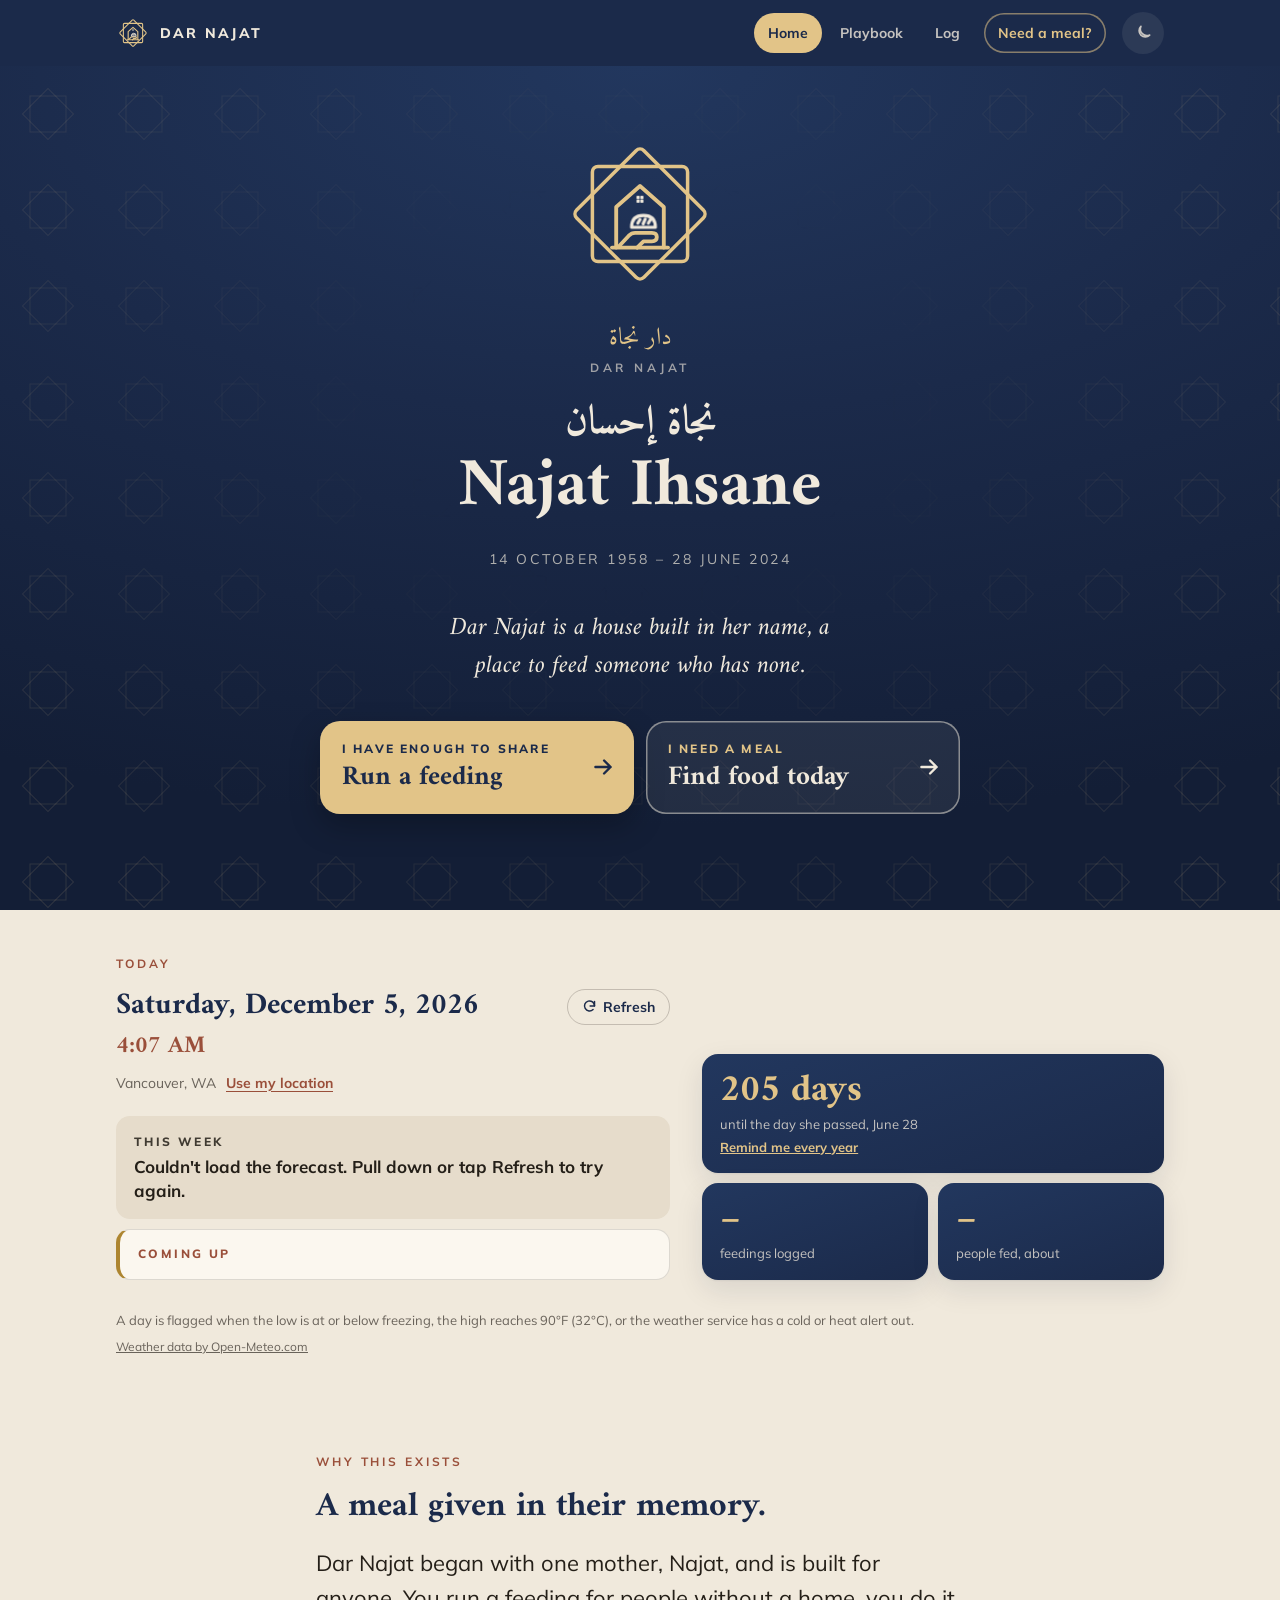
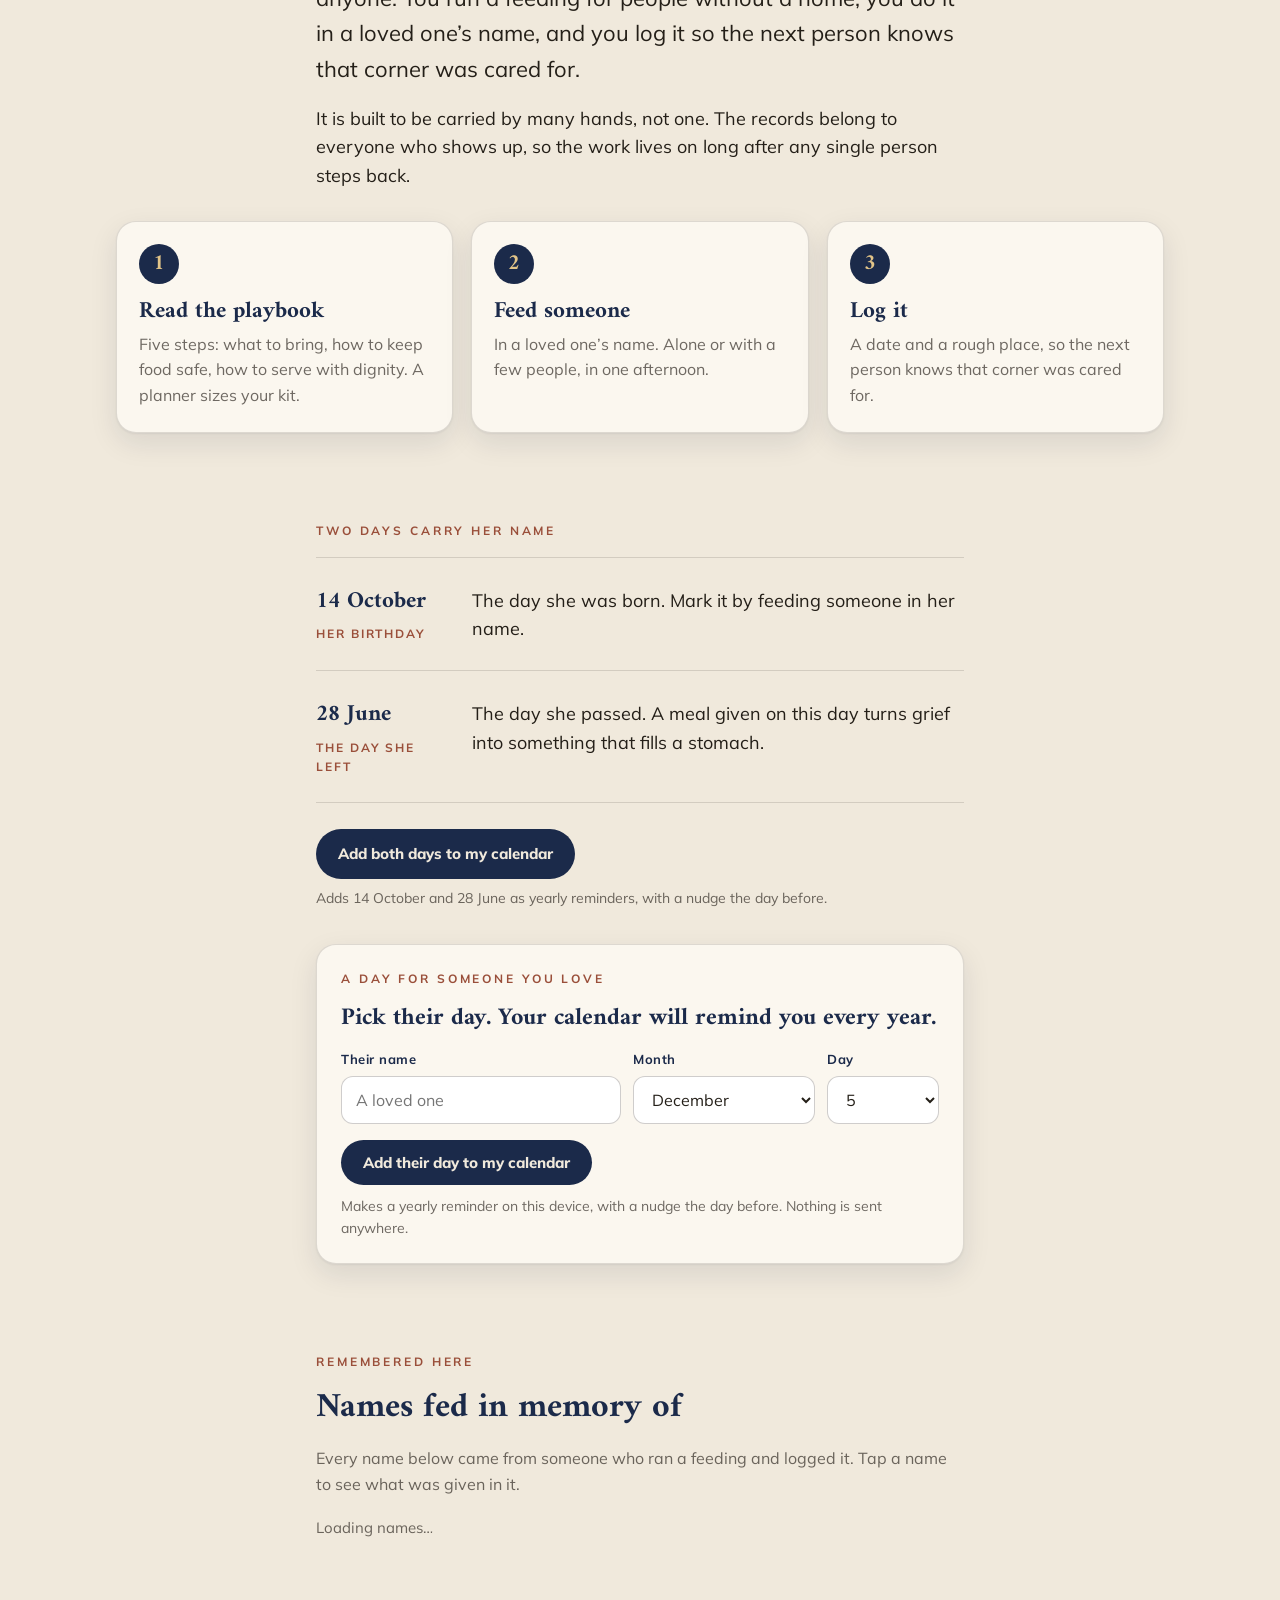
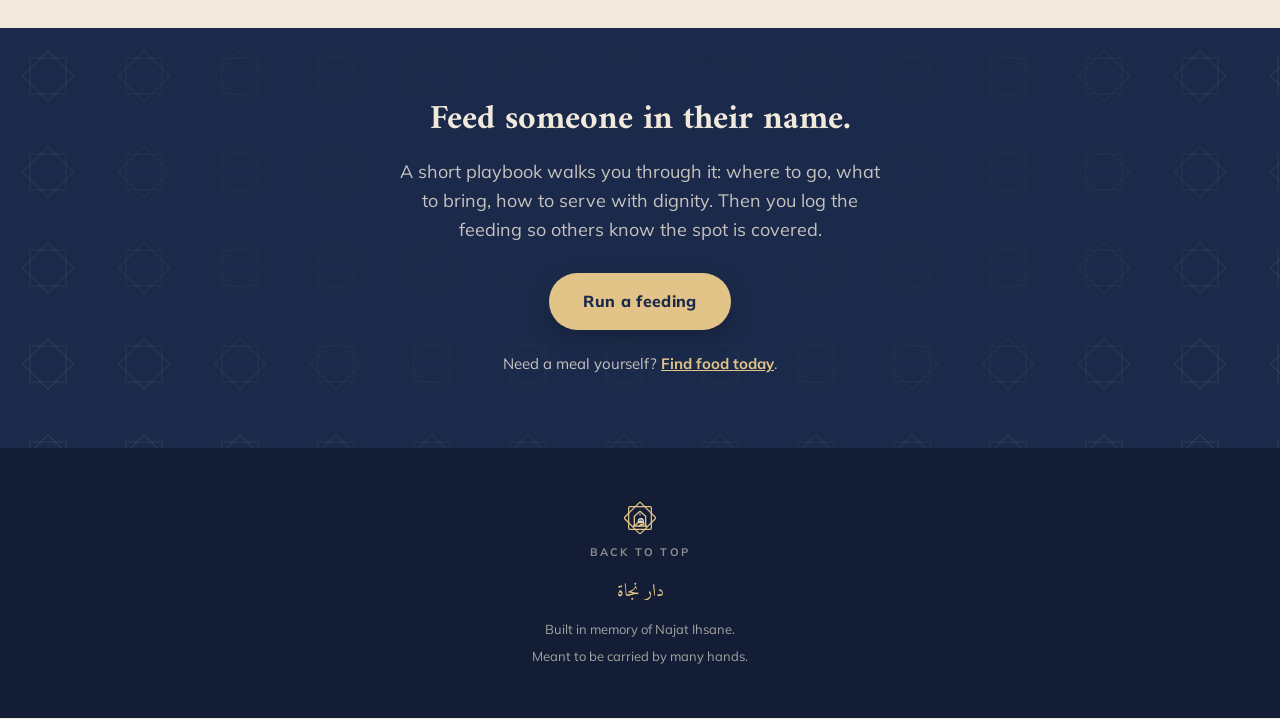
<file: index.html>
<!DOCTYPE html>
<html lang="en">
<head>
<meta charset="UTF-8">
<meta name="viewport" content="width=device-width, initial-scale=1.0, viewport-fit=cover">
<title>Dar Najat · In memory of Najat Ihsane</title>
<meta name="description" content="Dar Najat is a house built for good, founded in memory of Najat Ihsane. Feed someone who is hungry, in a loved one’s name.">
<meta name="theme-color" content="#1B2A4A">
<link rel="manifest" href="manifest.webmanifest">
<meta name="mobile-web-app-capable" content="yes">
<meta name="apple-mobile-web-app-capable" content="yes">
<meta name="apple-mobile-web-app-title" content="Dar Najat">
<meta name="apple-mobile-web-app-status-bar-style" content="black-translucent">
<link rel="icon" href="favicon.svg" type="image/svg+xml">
<link rel="icon" href="favicon-32.png" sizes="32x32" type="image/png">
<link rel="apple-touch-icon" href="apple-touch-icon.png">
<meta property="og:type" content="website">
<meta property="og:url" content="https://charity.safjob.com/">
<meta property="og:title" content="Dar Najat · Feed someone in a loved one’s name">
<meta property="og:description" content="A house built in memory of Najat Ihsane. Run a feeding for someone without a home, in a loved one’s name.">
<meta property="og:image" content="https://charity.safjob.com/og.png">
<meta property="og:image:width" content="1200">
<meta property="og:image:height" content="630">
<meta name="twitter:card" content="summary_large_image">
<meta name="twitter:title" content="Dar Najat · Feed someone in a loved one’s name">
<meta name="twitter:description" content="A house built in memory of Najat Ihsane. Run a feeding for someone without a home, in a loved one’s name.">
<meta name="twitter:image" content="https://charity.safjob.com/og.png">
<link rel="preconnect" href="https://fonts.googleapis.com">
<link rel="preconnect" href="https://fonts.gstatic.com" crossorigin>
<link href="https://fonts.googleapis.com/css2?family=Amiri:ital,wght@0,400;0,700;1,400&family=Mulish:wght@400;600;700;800&display=swap" rel="stylesheet">
<link rel="stylesheet" href="site.css">
<script>(function (d) { d.classList.add("js"); var t = null; try { t = localStorage.getItem("dn_theme"); if (localStorage.getItem("dn_big") === "1") d.classList.add("big"); } catch (e) {}
  if (t !== "light" && t !== "dark") t = window.matchMedia && matchMedia("(prefers-color-scheme: dark)").matches ? "dark" : "light"; d.setAttribute("data-theme", t); })(document.documentElement);</script>
<style>
  .hero { background: radial-gradient(120% 90% at 50% 0%, var(--navy-soft) 0%, var(--navy) 46%, var(--navy-deep) 100%); color: var(--ivory); padding: 44px 0 72px; text-align: center; }
  .hero .wrap { position: relative; z-index: 1; }
  .hero .mark { width: clamp(120px, 16vw, 168px); height: auto; margin-bottom: 26px; }
  /* The mark draws itself once, line by line */
  .draw .s { stroke-dasharray: var(--l) var(--l); stroke-dashoffset: var(--l); animation: draw 1.5s var(--ease) forwards; animation-delay: var(--at, 0s); }
  .draw .f { opacity: 0; animation: fade-in 0.9s ease forwards; animation-delay: var(--at, 1.5s); }
  @keyframes draw { to { stroke-dashoffset: 0; } }
  @keyframes fade-in { to { opacity: 1; } }
  /* One small light for each person fed */
  .lights { position: absolute; inset: 0; z-index: 0; pointer-events: none; }
  .lights i {
    position: absolute; width: var(--s); height: var(--s); background: var(--gold); border-radius: 1px;
    transform: rotate(45deg); opacity: 0; animation: twinkle var(--dur) ease-in-out var(--t) infinite;
  }
  @keyframes twinkle { 0%, 100% { opacity: 0.12; transform: rotate(45deg) scale(0.7); } 50% { opacity: 0.85; transform: rotate(45deg) scale(1); } }
  .lights-note { font-size: 13px; letter-spacing: 0.04em; color: rgba(240, 233, 220, 0.7); margin: 22px 0 0; }
  .lights-note b { color: var(--gold); font-weight: 800; }

  /* Two doors: one for people with enough to share, one for people who need a meal */
  .doors { display: grid; gap: 12px; grid-template-columns: 1fr; max-width: 640px; margin: 36px auto 0; }
  @media (min-width: 560px) { .doors { grid-template-columns: 1fr 1fr; } }
  .door {
    display: grid; gap: 4px; text-align: left; text-decoration: none; border-radius: 20px; padding: 18px 22px 20px;
    position: relative; overflow: hidden;
    transition: transform 0.3s var(--ease), box-shadow 0.3s var(--ease), background 0.2s ease;
  }
  .door-k { font-size: 12px; font-weight: 800; letter-spacing: 0.18em; text-transform: uppercase; }
  .door-v { font-family: var(--display); font-weight: 700; font-size: 27px; line-height: 1.15; }
  .door-go { position: absolute; right: 18px; top: 50%; width: 26px; height: 26px; margin-top: -13px; transition: transform 0.3s var(--ease); }
  .door.d-give { background: var(--gold); color: var(--navy); box-shadow: 0 12px 30px rgba(0, 0, 0, 0.25); }
  .door.d-need { background: rgba(240, 233, 220, 0.07); color: var(--ivory); box-shadow: inset 0 0 0 1.5px rgba(240, 233, 220, 0.5); }
  .door.d-need .door-k { color: var(--gold); }
  .door:hover { transform: translateY(-3px); }
  .door:hover .door-go { transform: translateX(4px); }
  .door.d-need:hover { background: rgba(240, 233, 220, 0.13); }
  .door:focus-visible { outline: 3px solid var(--ivory); outline-offset: 3px; }
  @media (prefers-reduced-motion: reduce) {
    .draw .s { animation: none; stroke-dashoffset: 0; } .draw .f { animation: none; opacity: 1; }
    .lights i { animation: none; opacity: 0.4; } .door, .door-go { transition: none; }
  }
  .eyebrow { font-family: var(--display); font-size: 24px; color: var(--gold); margin: 0 0 28px; line-height: 1.2; }
  .eyebrow .latin {
    display: block; font-family: var(--body); font-size: 12px; font-weight: 700;
    letter-spacing: 0.32em; text-transform: uppercase; color: rgba(240, 233, 220, 0.62); margin-top: 8px;
  }
  .name-ar { font-family: var(--display); font-size: 40px; font-weight: 700; line-height: 1; margin: 0 0 10px; }
  .name { font-family: var(--display); font-size: clamp(40px, 9vw, 68px); font-weight: 700; line-height: 1.04; margin: 0; }
  .dates { font-size: 14px; letter-spacing: 0.18em; text-transform: uppercase; color: rgba(240, 233, 220, 0.7); margin: 24px 0 0; }
  .thesis {
    font-family: var(--display); font-style: italic; font-size: clamp(20px, 4vw, 25px); line-height: 1.5;
    max-width: 30ch; margin: 40px auto 0;
  }
  .thesis b { font-style: normal; font-weight: 700; color: var(--gold); }

  /* Today panel */
  .today { padding-block: 44px 8px; }
  .today-grid { display: grid; gap: 0; }
  @media (min-width: 900px) {
    .today-grid { grid-template-columns: minmax(0, 1.2fr) minmax(0, 1fr); column-gap: 32px; align-items: end; }
    .today-main { grid-column: 1; grid-row: 1; }
    .today-grid .tiles2 { grid-column: 2; grid-row: 1; }
    .today-wx { grid-column: 1 / -1; grid-row: 2; }
    .today-grid .tiles2 { margin: 0; }
    .d { padding: 14px 6px; }
    .d .dn { font-size: 13px; } .d .ds { font-size: 13px; } .d .hi { font-size: 19px; } .d .lo { font-size: 15px; } .d .pp { font-size: 12px; }
  }
  .today-head { display: flex; justify-content: space-between; align-items: flex-start; gap: 16px; }
  .today-date { font-family: var(--display); font-weight: 700; font-size: clamp(24px, 5vw, 30px); line-height: 1.15; color: var(--heading); margin: 0; }
  .today-time { font-family: var(--display); font-weight: 700; font-size: clamp(20px, 4vw, 24px); color: var(--accent); margin: 4px 0 0; font-variant-numeric: tabular-nums; }
  .today-place { font-size: 14px; color: var(--muted); margin: 6px 0 0; display: flex; flex-wrap: wrap; gap: 4px 10px; align-items: center; }
  .linkish { font: inherit; font-weight: 700; color: var(--accent); background: none; border: 0; padding: 0; cursor: pointer; text-decoration: underline; text-underline-offset: 3px; }
  .refresh {
    flex: 0 0 auto; display: inline-flex; align-items: center; gap: 6px;
    font-family: var(--body); font-size: 14px; font-weight: 700; color: var(--heading);
    background: transparent; border: 1px solid var(--line-strong); border-radius: 999px; padding: 8px 14px; cursor: pointer;
  }
  .refresh:hover { border-color: var(--heading); }
  .refresh:focus-visible, .linkish:focus-visible { outline: 3px solid var(--heading); outline-offset: 2px; }
  .refresh svg { width: 15px; height: 15px; }
  .refresh.spin svg { animation: spin 0.8s linear infinite; }
  @keyframes spin { to { transform: rotate(360deg); } }

  .need { margin: 22px 0 0; border-radius: 14px; padding: 16px 18px; display: grid; gap: 4px; }
  .need.on { background: var(--terra); color: #FFFFFF; }
  .need.off { background: var(--card-2); color: var(--ink); }
  .need .k { font-size: 12px; font-weight: 800; letter-spacing: 0.2em; text-transform: uppercase; opacity: 0.85; }
  .need .v { font-size: 17px; font-weight: 700; line-height: 1.4; }
  .need ul { margin: 6px 0 0; padding-left: 18px; font-size: 15px; font-weight: 600; }

  .soon { margin: 10px 0 0; border-radius: 14px; padding: 14px 18px; display: grid; gap: 2px; text-decoration: none; background: var(--card); border: 1px solid var(--line); border-left: 4px solid var(--brass); color: var(--ink); }
  .soon .k { font-size: 12px; font-weight: 800; letter-spacing: 0.2em; text-transform: uppercase; color: var(--accent); }
  .soon .v { font-size: 16px; font-weight: 700; line-height: 1.4; }
  .soon:focus-visible { outline: 3px solid var(--heading); outline-offset: 2px; }
  .days7 { display: grid; grid-template-columns: repeat(7, minmax(0, 1fr)); gap: 6px; margin: 16px 0 0; }
  .d { animation: rise 0.5s var(--ease) both; animation-delay: calc(var(--i, 0) * 45ms); border-radius: 12px; background: var(--card); border: 1px solid var(--line); padding: 10px 4px; text-align: center; display: grid; gap: 2px; font-variant-numeric: tabular-nums; }
  .d .dn { font-size: 12px; font-weight: 800; letter-spacing: 0.06em; text-transform: uppercase; color: var(--heading); }
  .d .ds { font-size: 11px; color: var(--muted); line-height: 1.2; min-height: 2.4em; display: grid; place-items: center; }
  .d .hi { font-size: 15px; font-weight: 800; color: var(--ink); }
  .d .lo { font-size: 13px; color: var(--muted); }
  .d .pp { font-size: 11px; color: var(--heading); }
  .d.flag { border-color: var(--accent); background: var(--terra-soft); }
  .d.flag .dn, .d.flag .lo { color: var(--accent); font-weight: 800; }
  .d .chip { font-size: 10px; font-weight: 800; letter-spacing: 0.06em; text-transform: uppercase; color: #FFFFFF; background: var(--terra); border-radius: 999px; padding: 1px 6px; justify-self: center; }
  @media (max-width: 420px) { .days7 { gap: 4px; } .d { padding: 8px 2px; } .d .ds { font-size: 10px; } }

  .tiles2 { display: grid; grid-template-columns: repeat(2, minmax(0, 1fr)); gap: 10px; margin: 18px 0 0; }
  .today-wx { margin-top: 0; }
  .tiles2 .tile:first-child { grid-column: 1 / -1; }
  @keyframes rise { from { opacity: 0; transform: translateY(10px); } }
  @media (prefers-reduced-motion: reduce) { .d { animation: none; } }
  .tile { border-radius: 16px; padding: 16px 18px; background: linear-gradient(160deg, var(--navy-soft), var(--navy)); color: var(--ivory); display: grid; gap: 2px; box-shadow: var(--shadow); }
  .tile .n { font-family: var(--display); font-weight: 700; font-size: clamp(30px, 3.4vw, 38px); line-height: 1.1; color: var(--gold); font-variant-numeric: tabular-nums; }
  .tile .t { font-size: 13px; color: var(--on-navy); }
  .rule { font-size: 13px; color: var(--muted); margin: 14px 0 0; }
  .credit { font-size: 12px; color: var(--muted); margin: 6px 0 0; }
  .credit a { color: var(--muted); }

  section { padding-block: 72px; }
  section.tight { padding-top: 0; }
  h2 { font-family: var(--display); font-weight: 700; font-size: clamp(26px, 5vw, 34px); line-height: 1.2; margin: 0 0 18px; color: var(--heading); }
  p { margin: 0 0 18px; }
  p:last-child { margin-bottom: 0; }
  .lede { font-size: 20px; }

  .days { border-top: 1px solid var(--line); margin-top: 8px; }
  .day { display: flex; gap: 24px; align-items: baseline; padding: 26px 0; border-bottom: 1px solid var(--line); }
  .day-date { font-family: var(--display); font-size: 23px; font-weight: 700; color: var(--heading); flex: 0 0 132px; }
  .day-date span {
    display: block; font-family: var(--body); font-size: 12px; font-weight: 700;
    letter-spacing: 0.16em; text-transform: uppercase; color: var(--accent); margin-top: 4px;
  }
  .day-note { margin: 0; }

  .rem-sub { color: var(--muted); font-size: 16px; }
  .names { list-style: none; margin: 18px 0 0; padding: 0; display: flex; flex-wrap: wrap; gap: 10px; }
  .names li {
    display: inline-flex; align-items: baseline; gap: 8px; padding: 10px 16px; border-radius: 999px;
    background: var(--card); border: 1px solid var(--line); font-family: var(--display); font-size: 19px; color: var(--heading);
  }
  .names li .c { font-family: var(--body); font-size: 12px; font-weight: 800; color: var(--accent); letter-spacing: 0.04em; }
  .names li.names-empty { font-family: var(--body); font-size: 15px; color: var(--muted); background: none; border: 0; padding: 0; }
  .cal { margin-top: 26px; display: grid; gap: 8px; justify-items: start; }
  .cal-btn {
    display: inline-flex; align-items: center; gap: 8px; text-decoration: none;
    background: var(--navy); color: var(--ivory); font-weight: 800; font-size: 15px;
    padding: 13px 22px; border-radius: 999px;
  }
  .cal-btn:hover { background: var(--navy-soft); }
  .cal-btn:focus-visible { outline: 3px solid var(--heading); outline-offset: 3px; }
  .cal-note { font-size: 14px; color: var(--muted); margin: 0; }
  .tile a { color: var(--gold); font-weight: 700; font-size: 13px; }

  /* How it works */
  .how { display: grid; gap: 14px; margin-top: 30px; counter-reset: how; }
  @media (min-width: 760px) { .how { grid-template-columns: repeat(3, minmax(0, 1fr)); gap: 18px; } }
  .how a {
    counter-increment: how; display: block; text-decoration: none; color: var(--ink);
    background: var(--card); border: 1px solid var(--line); border-radius: 20px; padding: 22px 22px 24px; box-shadow: var(--shadow);
  }
  .how a::before {
    content: counter(how); display: grid; place-items: center; width: 40px; height: 40px; border-radius: 50%;
    background: var(--navy); color: var(--gold); font-family: var(--display); font-weight: 700; font-size: 22px; margin-bottom: 14px;
  }
  .how h3 { font-family: var(--display); font-weight: 700; font-size: 23px; line-height: 1.2; color: var(--heading); margin: 0 0 6px; }
  .how p { font-size: 16px; color: var(--muted); margin: 0; }
  .how a:focus-visible { outline: 3px solid var(--heading); outline-offset: 3px; }

  /* A day for your own loved one */
  .own { margin-top: 34px; background: var(--card); border: 1px solid var(--line); border-radius: 20px; padding: 24px; box-shadow: var(--shadow); }
  .own h3 { font-family: var(--display); font-weight: 700; font-size: 24px; line-height: 1.2; color: var(--heading); margin: 0 0 16px; }
  .own-row { display: grid; gap: 12px; grid-template-columns: 1fr; }
  @media (min-width: 560px) { .own-row { grid-template-columns: minmax(0, 2fr) minmax(0, 1.3fr) minmax(0, 0.8fr); } }
  .own label { display: grid; gap: 6px; font-size: 13px; font-weight: 700; letter-spacing: 0.04em; color: var(--heading); }
  .own input, .own select {
    width: 100%; height: 48px; font-family: var(--body); font-size: 16px; color: var(--ink);
    background: var(--input); border: 1px solid var(--line-strong); border-radius: 12px; padding: 0 14px;
  }
  .own input:focus, .own select:focus { outline: none; border-color: var(--heading); box-shadow: 0 0 0 3px var(--focus); }
  .own .cal-btn { margin-top: 16px; border: 0; cursor: pointer; font-family: var(--body); }
  .own .cal-note { margin-top: 10px; }

  /* A name opens its own small page */
  .names li { padding: 0; background: none; border: 0; }
  .names button {
    display: inline-flex; align-items: baseline; gap: 8px; padding: 10px 16px; border-radius: 999px; cursor: pointer;
    background: var(--card); border: 1px solid var(--line); font-family: var(--display); font-size: 19px; color: var(--heading);
    transition: transform 0.25s var(--ease), box-shadow 0.25s var(--ease), border-color 0.2s ease;
  }
  .names button:hover { transform: translateY(-2px); box-shadow: var(--shadow); border-color: var(--brass); }
  .names button:focus-visible { outline: 3px solid var(--heading); outline-offset: 2px; }
  .names button .c { font-family: var(--body); font-size: 12px; font-weight: 800; color: var(--accent); letter-spacing: 0.04em; }
  .nd-top { background: var(--navy); color: var(--ivory); text-align: center; padding: 30px 24px 26px; position: relative; }
  .nd-top img { width: 54px; height: 54px; display: block; margin: 0 auto 10px; }
  .nd-k { font-family: var(--display); font-style: italic; font-size: 19px; color: var(--on-navy); margin: 0; }
  .nd-name { font-family: var(--display); font-weight: 700; font-size: clamp(30px, 8vw, 40px); line-height: 1.1; margin: 2px 0 10px; overflow-wrap: anywhere; color: var(--ivory); }
  .nd-stat { font-size: 14px; font-weight: 700; letter-spacing: 0.06em; color: var(--gold); margin: 0; }
  .nd-x { position: absolute; top: 12px; right: 12px; width: 40px; height: 40px; border-radius: 50%; border: 0; background: rgba(240, 233, 220, 0.12); color: var(--ivory); font-size: 22px; line-height: 1; cursor: pointer; }
  .nd-x:focus-visible { outline: 3px solid var(--gold); }
  .nd-body { padding: 8px 24px 24px; }
  .nd-list { list-style: none; margin: 0; padding: 0; }
  .nd-list li { display: flex; justify-content: space-between; gap: 12px; padding: 12px 0; border-bottom: 1px solid var(--line); font-size: 16px; }
  .nd-list .w { font-weight: 700; color: var(--heading); }
  .nd-list .dt { color: var(--accent); font-size: 14px; font-weight: 600; white-space: nowrap; }
  .nd-actions { display: grid; gap: 10px; margin-top: 20px; }
  .nd-actions .btn { background: var(--navy); color: var(--ivory); box-shadow: none; width: 100%; }
  .nd-actions .btn:hover { background: var(--navy-soft); }
  .nd-actions .btn.ghost { background: transparent; color: var(--heading); box-shadow: inset 0 0 0 2px var(--heading); }
  .nd-actions .btn:focus-visible { outline-color: var(--heading); }
  .nd-status { font-size: 14px; color: var(--muted); margin: 10px 0 0; text-align: center; min-height: 1.4em; }

  @media (min-width: 900px) {
    .hero { padding: 64px 0 96px; }
    section { padding-block: 88px; }
    .lede { font-size: 22px; }
  }
  /* Phones: keep both doors on the first screen */
  @media (max-width: 559px) {
    .hero { padding: 26px 0 40px; }
    .hero .mark { width: 96px; margin-bottom: 16px; }
    .eyebrow { font-size: 22px; margin-bottom: 16px; }
    .name-ar { font-size: 34px; }
    .dates { margin-top: 14px; font-size: 13px; }
    .thesis { margin-top: 20px; }
    .doors { margin-top: 22px; gap: 10px; }
    .door { padding: 13px 20px 15px; border-radius: 18px; }
    .door-v { font-size: 24px; }
    .lights-note { margin-top: 16px; }
  }
  @media (max-width: 540px) {
    .day { flex-direction: column; gap: 6px; }
    .day-date { flex-basis: auto; }
    section { padding-block: 56px; }
  }
</style>
</head>
<body id="top">

  <div class="topbar">
    <div class="wrap">
      <a class="brand" href="./"><img src="mark-small.svg" alt=""><span>DAR NAJAT</span></a>
      <nav class="nav" aria-label="Main">
        <a href="./" aria-current="page"><svg viewBox="0 0 24 24" fill="none" stroke="currentColor" stroke-width="1.9" stroke-linecap="round" stroke-linejoin="round" aria-hidden="true"><path d="M4 11 12 4l8 7v8a1 1 0 0 1-1 1h-4v-6H9v6H5a1 1 0 0 1-1-1z"/></svg><span>Home</span></a>
        <a href="playbook.html"><svg viewBox="0 0 24 24" fill="none" stroke="currentColor" stroke-width="1.9" stroke-linecap="round" stroke-linejoin="round" aria-hidden="true"><path d="M5 4h10a3 3 0 0 1 3 3v13H8a3 3 0 0 1-3-3z"/><path d="M5 17a3 3 0 0 1 3-3h10"/></svg><span>Playbook</span></a>
        <a href="log.html"><svg viewBox="0 0 24 24" fill="none" stroke="currentColor" stroke-width="1.9" stroke-linecap="round" stroke-linejoin="round" aria-hidden="true"><path d="M5 20h14"/><path d="M7 16l9.5-9.5 3 3L10 19H7z"/></svg><span>Log</span></a>
        <a class="nav-help" href="help.html"><svg viewBox="0 0 24 24" fill="none" stroke="currentColor" stroke-width="1.9" stroke-linecap="round" stroke-linejoin="round" aria-hidden="true"><path d="M3 11h18a9 9 0 0 1-18 0z"/><path d="M9 20.5h6"/><path d="M9.5 3.5c0 1.6 1.2 1.6 1.2 3.2M13.5 3.5c0 1.6 1.2 1.6 1.2 3.2"/></svg><span>Need a meal?</span></a>
      </nav>
      <button type="button" class="theme-btn" id="theme-btn" aria-label="Switch to dark mode">
        <svg class="i-moon" viewBox="0 0 24 24" fill="none" stroke="currentColor" stroke-width="2" stroke-linecap="round" stroke-linejoin="round" aria-hidden="true"><path d="M20 14.500A8 8 0 0 1 9.500 4a7 7 0 1 0 10.500 10.500z"/></svg>
        <svg class="i-sun" viewBox="0 0 24 24" fill="none" stroke="currentColor" stroke-width="2" stroke-linecap="round" stroke-linejoin="round" aria-hidden="true"><circle cx="12" cy="12" r="4"/><path d="M12 2.500v2M12 19.500v2M2.500 12h2M19.500 12h2M5.300 5.300l1.400 1.400M17.300 17.300l1.400 1.400M5.300 18.700l1.400-1.400M17.300 6.700l1.400-1.400"/></svg>
      </button>
    </div>
  </div>

  <header class="hero">
    <div class="lights" id="lights" aria-hidden="true"></div>
    <div class="wrap">
      <svg class="mark draw" viewBox="0 0 240 240" role="img" aria-label="Dar Najat mark: a Moroccan zellige star around a house, with an open hand offering bread">
        <g fill="none" stroke="#E2C488" stroke-width="5" stroke-linejoin="round" stroke-linecap="round">
          <rect class="s" style="--l:560" x="52" y="52" width="136" height="136" rx="8"/>
          <rect class="s" style="--l:560;--at:.25s" x="52" y="52" width="136" height="136" rx="8" transform="rotate(45 120 120)"/>
          <path class="s" style="--l:230;--at:.7s" d="M86 168 V110 L120 80 L154 110 V168" stroke-width="5.5"/>
          <path class="s" style="--l:90;--at:1.1s" d="M80 168 H160" stroke-width="5.5"/>
          <path class="s" style="--l:170;--at:1.25s" d="M90 166 L104 151 Q108 147 113 147 H137 Q144 147 144 153 Q144 159 137 159 H125 L116 168" stroke-width="5.5"/>
        </g>
        <g class="f" style="--at:1.5s" fill="#F0E9DC">
          <rect x="115" y="94" width="4.5" height="4.5" rx="1"/><rect x="120.5" y="94" width="4.5" height="4.5" rx="1"/>
          <rect x="115" y="99.5" width="4.5" height="4.5" rx="1"/><rect x="120.5" y="99.5" width="4.5" height="4.5" rx="1"/>
        </g>
        <g class="f" style="--at:1.9s" fill="none" stroke="#F0E9DC" stroke-width="4.5" stroke-linecap="round" stroke-linejoin="round">
          <path d="M108 139 Q108 122 125 122 Q142 122 142 139 Z"/>
          <path d="M117 133 L120 128 M124.5 134 L127.5 127.5 M132 133 L135 128"/>
        </g>
      </svg>
      <p class="eyebrow reveal" lang="ar" dir="rtl">دار نجاة<span class="latin" lang="en" dir="ltr">Dar Najat</span></p>
      <p class="name-ar reveal" lang="ar" dir="rtl">نجاة إحسان</p>
      <h1 class="name reveal">Najat Ihsane</h1>
      <p class="dates reveal">14 October 1958 &ndash; 28 June 2024</p>
      <p class="thesis reveal">Dar Najat is a house built in her name, a place to feed someone who has none.</p>
      <div class="doors reveal">
        <a class="door d-give" href="playbook.html">
          <span class="door-k">I have enough to share</span><span class="door-v">Run a feeding</span>
          <svg class="door-go" viewBox="0 0 24 24" fill="none" stroke="currentColor" stroke-width="2.2" stroke-linecap="round" stroke-linejoin="round" aria-hidden="true"><path d="M5 12h14M13 6l6 6-6 6"/></svg>
        </a>
        <a class="door d-need" href="help.html">
          <span class="door-k">I need a meal</span><span class="door-v">Find food today</span>
          <svg class="door-go" viewBox="0 0 24 24" fill="none" stroke="currentColor" stroke-width="2.2" stroke-linecap="round" stroke-linejoin="round" aria-hidden="true"><path d="M5 12h14M13 6l6 6-6 6"/></svg>
        </a>
      </div>
      <p class="lights-note" id="lights-note" hidden></p>
    </div>
  </header>

  <main>

  <section class="today" aria-labelledby="today-date">
    <div class="wrap wide">
      <div class="today-grid">
        <div class="today-main">
          <p class="label">Today</p>
          <div class="today-head">
            <div>
              <h2 class="today-date" id="today-date">&nbsp;</h2>
              <p class="today-time" id="today-time" aria-live="off"></p>
              <p class="today-place"><span id="place">Vancouver, WA</span><button type="button" class="linkish" id="use-loc">Use my location</button></p>
            </div>
            <button type="button" class="refresh" id="t-refresh" aria-label="Refresh today's weather and counts">
              <svg viewBox="0 0 24 24" fill="none" stroke="currentColor" stroke-width="2.4" stroke-linecap="round" stroke-linejoin="round" aria-hidden="true"><path d="M20 11a8 8 0 1 0-2.3 5.7"/><path d="M20 4v7h-7"/></svg>
              Refresh
            </button>
          </div>
          <div class="need off" id="need" aria-live="polite">
            <span class="k">This week</span>
            <span class="v">Loading the forecast…</span>
          </div>
          <a class="soon" id="soon" href="help.html#coming" hidden><span class="k">Coming up</span><span class="v" id="soon-v"></span></a>
        </div>

        <div class="today-wx">
          <div class="days7" id="days7" aria-label="Seven-day forecast"></div>
          <p class="rule">A day is flagged when the low is at or below freezing, the high reaches 90°F (32°C), or the weather service has a cold or heat alert out.</p>
          <p class="credit" id="credit"><a href="https://open-meteo.com/" rel="noopener">Weather data by Open-Meteo.com</a></p>
        </div>

        <div class="tiles2">
          <div class="tile"><span class="n" id="anchor-n">&nbsp;</span><span class="t" id="anchor-t">&nbsp;</span><a href="dar-najat-days.ics">Remind me every year</a></div>
          <div class="tile"><span class="n" id="count-f">&ndash;</span><span class="t" id="count-f-t">feedings logged</span></div>
          <div class="tile"><span class="n" id="count-p">&ndash;</span><span class="t">people fed, about</span></div>
        </div>
      </div>
    </div>
  </section>
    <section>
      <div class="wrap">
        <p class="label reveal">Why this exists</p>
        <h2 class="reveal">A meal given in their memory.</h2>
        <p class="lede reveal">Dar Najat began with one mother, Najat, and is built for anyone. You run a feeding for people without a home, you do it in a loved one’s name, and you log it so the next person knows that corner was cared for.</p>
        <p class="reveal">It is built to be carried by many hands, not one. The records belong to everyone who shows up, so the work lives on long after any single person steps back.</p>
      </div>
      <div class="wrap wide">
        <div class="how">
          <a class="lift reveal" href="playbook.html"><h3>Read the playbook</h3><p>Five steps: what to bring, how to keep food safe, how to serve with dignity. A planner sizes your kit.</p></a>
          <a class="lift reveal" href="playbook.html#step-4"><h3>Feed someone</h3><p>In a loved one’s name. Alone or with a few people, in one afternoon.</p></a>
          <a class="lift reveal" href="log.html"><h3>Log it</h3><p>A date and a rough place, so the next person knows that corner was cared for.</p></a>
        </div>
      </div>
    </section>

    <section class="tight">
      <div class="wrap">
        <p class="label reveal">Two days carry her name</p>
        <div class="days reveal">
          <div class="day">
            <div class="day-date">14 October<span>Her birthday</span></div>
            <p class="day-note">The day she was born. Mark it by feeding someone in her name.</p>
          </div>
          <div class="day">
            <div class="day-date">28 June<span>The day she left</span></div>
            <p class="day-note">The day she passed. A meal given on this day turns grief into something that fills a stomach.</p>
          </div>
        </div>
        <div class="cal reveal">
          <a class="cal-btn" href="dar-najat-days.ics">Add both days to my calendar</a>
          <p class="cal-note">Adds 14 October and 28 June as yearly reminders, with a nudge the day before.</p>
        </div>
        <form class="own reveal" id="own-form">
          <p class="label">A day for someone you love</p>
          <h3>Pick their day. Your calendar will remind you every year.</h3>
          <div class="own-row">
            <label>Their name<input type="text" id="own-name" maxlength="80" placeholder="A loved one" autocomplete="off"></label>
            <label>Month<select id="own-m"></select></label>
            <label>Day<select id="own-d"></select></label>
          </div>
          <button type="submit" class="cal-btn">Add their day to my calendar</button>
          <p class="cal-note" id="own-note">Makes a yearly reminder on this device, with a nudge the day before. Nothing is sent anywhere.</p>
        </form>
      </div>
    </section>

    <!-- Her story. Hidden until Yassir writes it in his own words. To publish:
         remove this comment wrapper and replace the bracketed text.
    <section class="tight">
      <div class="wrap">
        <p class="label">Her words, her people</p>
        <div class="story"><p>[Yassir's words about his mother]</p></div>
      </div>
    </section>
    -->

    <section class="tight" id="remembered">
      <div class="wrap">
        <p class="label">Remembered here</p>
        <h2>Names fed in memory of</h2>
        <p class="rem-sub">Every name below came from someone who ran a feeding and logged it. Tap a name to see what was given in it.</p>
        <ul class="names" id="names"><li class="names-empty skeleton">Loading names…</li></ul>
      </div>
    </section>

    <section class="cta-band">
      <div class="wrap">
        <h2 class="reveal">Feed someone in their name.</h2>
        <p class="reveal">A short playbook walks you through it: where to go, what to bring, how to serve with dignity. Then you log the feeding so others know the spot is covered.</p>
        <a class="btn reveal" href="playbook.html">Run a feeding</a>
        <p class="reveal" style="font-size:15px;margin-top:22px">Need a meal yourself? <a href="help.html" style="color:var(--gold);font-weight:700">Find food today</a>.</p>
      </div>
    </section>
  </main>

  <dialog class="sheet" id="name-dlg" aria-labelledby="nd-name">
    <div class="nd-top">
      <button type="button" class="nd-x" id="nd-x" aria-label="Close">&times;</button>
      <img src="mark-on-navy.svg" alt="">
      <p class="nd-k">in memory of</p>
      <h2 class="nd-name" id="nd-name"></h2>
      <p class="nd-stat" id="nd-stat"></p>
    </div>
    <div class="nd-body">
      <ul class="nd-list" id="nd-list"></ul>
      <div class="nd-actions">
        <a class="btn" id="nd-feed" href="log.html">Log a feeding in this name</a>
        <button type="button" class="btn ghost" id="nd-share">Share this page</button>
      </div>
      <p class="nd-status" id="nd-status" aria-live="polite"></p>
    </div>
  </dialog>

  <footer>
    <a class="home-link" href="#top" aria-label="Back to top"><img src="mark-small.svg" alt=""><span>Back to top</span></a>
    <p class="ar" lang="ar" dir="rtl">دار نجاة</p>
    <p>Built in memory of Najat Ihsane.</p>
    <p>Meant to be carried by many hands.</p>
  </footer>

  <script src="site.js"></script>
  <script src="db.js"></script>


  <script>
  (function () {
    var SUPABASE_URL = "https://nvacylouzxbahpnwqcrc.supabase.co";
    var SUPABASE_ANON_KEY = "eyJhbGciOiJIUzI1NiIsInR5cCI6IkpXVCJ9.eyJpc3MiOiJzdXBhYmFzZSIsInJlZiI6Im52YWN5bG91enhiYWhwbndxY3JjIiwicm9sZSI6ImFub24iLCJpYXQiOjE3Nzk5MDY1MzgsImV4cCI6MjA5NTQ4MjUzOH0.495k-Aj9Er6YbWRC2xdeFqbV9RsbsCGiI56y-UQcZ4Q";
    var DEFAULT = { lat: 45.6387, lon: -122.6615, name: "Vancouver, WA", us: true };
    var CACHE_MIN = 30; // keep weather requests light; well under Open-Meteo's daily limit

    function store(k, v) { try { localStorage.setItem(k, JSON.stringify(v)); } catch (e) {} }
    function load(k) { try { return JSON.parse(localStorage.getItem(k)); } catch (e) { return null; } }

    var loc = load("dn_loc") || DEFAULT;
    var region = (navigator.language || "en-US").split("-")[1] || "US";
    var useF = ["US", "LR", "MM"].indexOf(region.toUpperCase()) !== -1;
    var $ = function (id) { return document.getElementById(id); };

    // ---- Date and the next day in her name
    function paintDate() {
      var now = new Date();
      $("today-date").textContent = now.toLocaleDateString("en-US", { weekday: "long", month: "long", day: "numeric", year: "numeric" });
      paintTime();
      var y = now.getFullYear(), today = new Date(y, now.getMonth(), now.getDate());
      var anchors = [
        { m: 9, d: 14, what: "her birthday" },
        { m: 5, d: 28, what: "the day she passed" }
      ].map(function (a) {
        var t = new Date(y, a.m, a.d);
        if (t < today) t = new Date(y + 1, a.m, a.d);
        return { t: t, what: a.what, days: Math.round((t - today) / 86400000) };
      }).sort(function (a, b) { return a.days - b.days; });
      var next = anchors[0];
      if (next.days === 0) {
        $("anchor-n").textContent = "Today";
        $("anchor-t").textContent = "is " + next.what + ". Feed someone in her name.";
      } else {
        $("anchor-n").textContent = next.days + (next.days === 1 ? " day" : " days");
        $("anchor-t").textContent = "until " + next.what + ", " + next.t.toLocaleDateString("en-US", { month: "long", day: "numeric" });
      }
    }

    function paintTime() {
      $("today-time").textContent = new Date().toLocaleTimeString("en-US", { hour: "numeric", minute: "2-digit" });
    }
    // Keep the clock current; repaint the date too in case midnight passes.
    setInterval(function () {
      var d = new Date();
      if (d.getSeconds() < 31) paintDate(); else paintTime();
    }, 30000);

    // ---- Weather
    function sky(code) {
      if (code === 0) return "Clear";
      if (code <= 2) return "Partly cloudy";
      if (code === 3) return "Cloudy";
      if (code === 45 || code === 48) return "Fog";
      if (code >= 51 && code <= 57) return "Drizzle";
      if (code >= 61 && code <= 67) return "Rain";
      if (code >= 71 && code <= 77) return "Snow";
      if (code >= 80 && code <= 82) return "Showers";
      if (code === 85 || code === 86) return "Snow showers";
      if (code >= 95) return "Storms";
      return "";
    }
    var FREEZE = useF ? 32 : 0, HOT = useF ? 90 : 32, U = useF ? "°F" : "°C";

    async function getForecast(force) {
      var key = "dn_wx_" + loc.lat.toFixed(2) + "_" + loc.lon.toFixed(2) + "_" + U;
      var hit = load(key);
      if (!force && hit && Date.now() - hit.at < CACHE_MIN * 60000) return hit.data;
      var url = "https://api.open-meteo.com/v1/forecast?latitude=" + loc.lat + "&longitude=" + loc.lon +
        "&daily=weather_code,temperature_2m_max,temperature_2m_min,precipitation_probability_max" +
        "&timezone=auto&forecast_days=7" + (useF ? "&temperature_unit=fahrenheit" : "");
      var r = await fetch(url);
      if (!r.ok) throw new Error("forecast " + r.status);
      var data = await r.json();
      store(key, { at: Date.now(), data: data });
      return data;
    }

    // Cold and heat alerts from the U.S. National Weather Service (US locations only).
    async function getAlerts() {
      var r = await fetch("https://api.weather.gov/alerts/active?point=" + loc.lat.toFixed(4) + "," + loc.lon.toFixed(4),
        { headers: { Accept: "application/geo+json" } });
      if (!r.ok) return null;   // outside the US, or the service is down
      var j = await r.json();
      var keep = /cold|freeze|frost|wind chill|winter|snow|ice|blizzard|heat/i;
      var seen = {};
      return (j.features || []).map(function (f) { return f.properties && f.properties.event; })
        .filter(function (e) { if (!e || !keep.test(e) || seen[e]) return false; seen[e] = 1; return true; });
    }

    function paintWeather(data, nws) {
      var alerts = nws || [];
      var d = data.daily, box = $("days7");
      box.innerHTML = "";
      var flagged = [];
      d.time.forEach(function (t, i) {
        var p = t.split("-"), date = new Date(+p[0], +p[1] - 1, +p[2]);
        var hi = Math.round(d.temperature_2m_max[i]), lo = Math.round(d.temperature_2m_min[i]);
        var cold = lo <= FREEZE, hot = hi >= HOT;
        var name = i === 0 ? "Today" : date.toLocaleDateString("en-US", { weekday: "short" });
        if (cold) flagged.push({ name: i === 0 ? "tonight" : date.toLocaleDateString("en-US", { weekday: "long" }), why: "low " + lo + U });
        if (hot) flagged.push({ name: i === 0 ? "today" : date.toLocaleDateString("en-US", { weekday: "long" }), why: "high " + hi + U });
        var cell = document.createElement("div");
        cell.className = "d" + (cold || hot ? " flag" : "");
        cell.style.setProperty("--i", i);
        var pp = d.precipitation_probability_max ? d.precipitation_probability_max[i] : null;
        cell.innerHTML = '<span class="dn"></span><span class="ds"></span><span class="hi"></span><span class="lo"></span>' +
          (pp != null ? '<span class="pp"></span>' : "") + (cold || hot ? '<span class="chip"></span>' : "");
        cell.querySelector(".dn").textContent = name;
        cell.querySelector(".ds").textContent = sky(d.weather_code[i]);
        cell.querySelector(".hi").textContent = hi + "°";
        cell.querySelector(".lo").textContent = lo + "°";
        if (pp != null) cell.querySelector(".pp").textContent = pp + "% rain";
        if (cold || hot) cell.querySelector(".chip").textContent = cold ? "Cold" : "Heat";
        cell.setAttribute("aria-label", name + ": " + sky(d.weather_code[i]) + ", high " + hi + U + ", low " + lo + U + (cold ? ", cold flag" : "") + (hot ? ", heat flag" : ""));
        box.appendChild(cell);
      });

      var need = $("need");
      need.innerHTML = '<span class="k"></span><span class="v"></span>';
      if (flagged.length || alerts.length) {
        need.className = "need on";
        need.querySelector(".k").textContent = "Help most needed";
        need.querySelector(".v").textContent = flagged.length
          ? flagged.slice(0, 3).map(function (f) { return f.name.charAt(0).toUpperCase() + f.name.slice(1) + " (" + f.why + ")"; }).join(", ") + (flagged.length > 3 ? ", and more" : "") + ". Warm food, socks, gloves and water go furthest."
          : "The weather service has an alert out. Check on people outside.";
        if (alerts.length) {
          var ul = document.createElement("ul");
          alerts.forEach(function (a) { var li = document.createElement("li"); li.textContent = a + " (National Weather Service)"; ul.appendChild(li); });
          need.appendChild(ul);
        }
      } else {
        need.className = "need off";
        need.querySelector(".k").textContent = "This week";
        need.querySelector(".v").textContent = "No cold or heat flags in the next seven days. Any day is a good day to feed someone.";
      }
      $("credit").innerHTML = '<a href="https://open-meteo.com/" rel="noopener">Weather data by Open-Meteo.com</a>' + (nws ? ' · Alerts from the <a href="https://www.weather.gov/" rel="noopener">U.S. National Weather Service</a>' : "");
    }

    async function refreshWeather(force) {
      $("place").textContent = loc.name;
      try {
        var both = await Promise.all([getForecast(force), getAlerts().catch(function () { return null; })]);
        paintWeather(both[0], both[1]);
      } catch (e) {
        var need = $("need");
        need.className = "need off";
        need.innerHTML = '<span class="k">This week</span><span class="v">Couldn\'t load the forecast. Pull down or tap Refresh to try again.</span>';
      }
    }

    // ---- Live counts, straight from the community log
    async function refreshCounts() {
      try {
        var r = await fetch(SUPABASE_URL + "/rest/v1/feedings?select=people_count,in_memory_of,feeding_date,city,state&order=feeding_date.desc", {
          headers: { apikey: SUPABASE_ANON_KEY, Authorization: "Bearer " + SUPABASE_ANON_KEY }
        });
        if (!r.ok) throw new Error(r.status);
        var rows = await r.json();
        var people = rows.reduce(function (s, x) { return s + (x.people_count || 0); }, 0);
        ROWS = rows;
        window.darCount($("count-f"), rows.length);
        $("count-f-t").textContent = rows.length === 1 ? "feeding logged" : "feedings logged";
        paintNames(rows);
        window.darCount($("count-p"), people);
        paintLights(people);
        if (pendingName) { var pn = pendingName; pendingName = null; openName(pn); }
      } catch (e) {}
    }

    var ROWS = [];
    var pendingName = null;
    try { pendingName = new URLSearchParams(location.search).get("name"); } catch (e) {}
    function norm(n) { return (n || "").replace(/\s+/g, " ").trim(); }

    // One small light in the hero for each person fed. Positions are fixed per
    // light so the sky doesn't reshuffle on refresh.
    var lit = 0;
    function paintLights(people) {
      var box = $("lights"), want = Math.min(people, 400);
      function rnd(i, salt) { var x = Math.sin(i * 127.1 + salt * 311.7) * 43758.5453; return x - Math.floor(x); }
      for (var i = lit; i < want; i++) {
        var x = rnd(i, 1) * 100, y = rnd(i, 2) * 100;
        if (Math.abs(x - 50) < 26 && rnd(i, 3) > 0.22) x = x < 50 ? x * 0.42 : 100 - (100 - x) * 0.42;
        var el = document.createElement("i");
        el.style.cssText = "left:" + x.toFixed(2) + "%;top:" + y.toFixed(2) + "%;--s:" + (3 + Math.round(rnd(i, 4) * 4)) +
          "px;--t:" + (rnd(i, 5) * 6).toFixed(2) + "s;--dur:" + (3.5 + rnd(i, 6) * 4).toFixed(2) + "s";
        box.appendChild(el);
      }
      lit = Math.max(lit, want);
      var note = $("lights-note");
      if (people > 0) {
        note.hidden = false;
        note.innerHTML = "About <b></b> fed so far. One light for each.";
        note.querySelector("b").textContent = people.toLocaleString("en-US") + (people === 1 ? " person" : " people");
      }
    }

    // A name's own small page: what was given in it, and a way to add to it.
    function openName(name) {
      var key = norm(name).toLowerCase(), dlg = $("name-dlg");
      var mine = ROWS.filter(function (x) { return norm(x.in_memory_of).toLowerCase() === key; });
      if (!mine.length || !dlg.showModal) return;
      var shown = norm(mine[0].in_memory_of);
      var people = mine.reduce(function (s, x) { return s + (x.people_count || 0); }, 0);
      $("nd-name").textContent = shown;
      $("nd-stat").textContent = mine.length + (mine.length === 1 ? " feeding" : " feedings") + (people ? "  ·  about " + people.toLocaleString("en-US") + " people fed" : "");
      var ul = $("nd-list"); ul.innerHTML = "";
      mine.slice(0, 30).forEach(function (x) {
        var li = document.createElement("li");
        var w = document.createElement("span"); w.className = "w";
        w.textContent = [x.city, x.state].filter(Boolean).join(", ") || "A corner cared for";
        var dt = document.createElement("span"); dt.className = "dt";
        var p = String(x.feeding_date || "").split("-");
        dt.textContent = p.length === 3 ? new Date(+p[0], +p[1] - 1, +p[2]).toLocaleDateString("en-US", { month: "short", day: "numeric", year: "numeric" }) : "";
        li.appendChild(w); li.appendChild(dt); ul.appendChild(li);
      });
      $("nd-feed").href = "log.html?name=" + encodeURIComponent(shown);
      $("nd-status").textContent = "";
      dlg.dataset.name = shown;
      dlg.showModal();
    }
    $("nd-x").addEventListener("click", function () { $("name-dlg").close(); });
    $("name-dlg").addEventListener("click", function (e) { if (e.target === this) this.close(); });
    $("nd-share").addEventListener("click", async function () {
      var name = $("name-dlg").dataset.name || "";
      var url = location.origin + location.pathname + "?name=" + encodeURIComponent(name);
      var data = { title: "In memory of " + name, text: "People have been fed in memory of " + name + ". See it, or feed someone in a name you love.", url: url };
      if (navigator.share) { try { await navigator.share(data); return; } catch (e) { if (e && e.name === "AbortError") return; } }
      try { await navigator.clipboard.writeText(url); $("nd-status").textContent = "Link copied."; }
      catch (e) { $("nd-status").textContent = url; }
    });

    // A yearly reminder for any loved one, made on this device as a calendar file.
    (function () {
      var MONTHS = ["January","February","March","April","May","June","July","August","September","October","November","December"];
      var LEN = [31,29,31,30,31,30,31,31,30,31,30,31];
      var selM = $("own-m"), selD = $("own-d"), now = new Date();
      MONTHS.forEach(function (m, i) { var o = document.createElement("option"); o.value = i; o.textContent = m; selM.appendChild(o); });
      function fillDays() {
        var keep = +selD.value || now.getDate(), max = LEN[+selM.value];
        selD.innerHTML = "";
        for (var d = 1; d <= max; d++) { var o = document.createElement("option"); o.value = d; o.textContent = d; selD.appendChild(o); }
        selD.value = Math.min(keep, max);
      }
      selM.value = now.getMonth(); fillDays();
      selM.addEventListener("change", fillDays);
      function pad(n) { return String(n).padStart(2, "0"); }
      function ymd(d) { return d.getFullYear() + pad(d.getMonth() + 1) + pad(d.getDate()); }
      function esc(t) { return t.replace(/\\/g, "\\\\").replace(/([,;])/g, "\\$1").replace(/\r?\n/g, " "); }
      $("own-form").addEventListener("submit", function (e) {
        e.preventDefault();
        var name = norm($("own-name").value) || "a loved one", m = +selM.value, d = +selD.value;
        var today = new Date(now.getFullYear(), now.getMonth(), now.getDate());
        var y = today.getFullYear(), start = new Date(y, m, d);
        while (start < today || start.getMonth() !== m) { y++; start = new Date(y, m, d); }   // next real occurrence (29 February waits for a leap year)
        var end = new Date(start.getFullYear(), m, d + 1);
        var stamp = new Date().toISOString().replace(/[-:]/g, "").split(".")[0] + "Z";
        var ics = ["BEGIN:VCALENDAR", "VERSION:2.0", "PRODID:-//Dar Najat//A day in their name//EN", "CALSCALE:GREGORIAN", "BEGIN:VEVENT",
          "UID:dn-" + Date.now() + "-" + m + "-" + d + "@charity.safjob.com", "DTSTAMP:" + stamp,
          "DTSTART;VALUE=DATE:" + ymd(start), "DTEND;VALUE=DATE:" + ymd(end), "RRULE:FREQ=YEARLY",
          "SUMMARY:" + esc("Feed someone in memory of " + name),
          "DESCRIPTION:" + esc("A day in their name. The playbook: https://charity.safjob.com/playbook.html"),
          "URL:https://charity.safjob.com/playbook.html", "TRANSP:TRANSPARENT",
          "BEGIN:VALARM", "ACTION:DISPLAY", "DESCRIPTION:" + esc("Tomorrow: feed someone in memory of " + name), "TRIGGER:-P1D", "END:VALARM",
          "END:VEVENT", "END:VCALENDAR"].join("\r\n");
        var a = document.createElement("a");
        a.href = URL.createObjectURL(new Blob([ics], { type: "text/calendar;charset=utf-8" }));
        a.download = "a-day-in-their-name.ics";
        document.body.appendChild(a); a.click(); a.remove();
        setTimeout(function () { URL.revokeObjectURL(a.href); }, 4000);
        $("own-note").textContent = "Made a reminder for " + MONTHS[m] + " " + d + ", every year. Open the file to add it to your calendar.";
      });
    })();

    // Names remembered: grouped ignoring case and extra spaces, most-fed first.
    function paintNames(rows) {
      var groups = {};
      rows.forEach(function (x) {
        var n = (x.in_memory_of || "").replace(/\s+/g, " ").trim();
        if (!n) return;
        var k = n.toLowerCase();
        if (!groups[k]) groups[k] = { name: n, count: 0 };
        groups[k].count++;
      });
      var list = Object.keys(groups).map(function (k) { return groups[k]; })
        .sort(function (a, b) { return b.count - a.count || a.name.localeCompare(b.name); });
      var ul = $("names");
      ul.innerHTML = "";
      if (!list.length) {
        var e = document.createElement("li"); e.className = "names-empty";
        e.textContent = "No names yet. Log a feeding and yours will be the first.";
        ul.appendChild(e); return;
      }
      list.forEach(function (g) {
        var li = document.createElement("li"), b = document.createElement("button");
        b.type = "button";
        b.appendChild(document.createTextNode(g.name));
        var c = document.createElement("span"); c.className = "c";
        c.textContent = g.count + (g.count === 1 ? " feeding" : " feedings");
        b.appendChild(c);
        b.addEventListener("click", function () { openName(g.name); });
        li.appendChild(b); ul.appendChild(li);
      });
    }

    // Planned feedings: one line, shown only when a neighbor has posted one.
    async function refreshSoon() {
      try {
        var rows = await window.DN.plans(), a = $("soon");
        a.hidden = !rows.length;
        if (!rows.length) return;
        var r = rows[0], W = window.DN.WORDS.en;
        $("soon-v").textContent = (rows.length === 1 ? "1 feeding planned. " : rows.length + " feedings planned. Next: ") +
          window.DN.dayLabel(r.plan_date, "en") + ", " + W.parts[r.part_of_day] + (r.city ? ", " + r.city : "") + ".";
      } catch (e) {}
    }

    async function refreshAll(force) {
      paintDate();
      await Promise.all([refreshWeather(force), refreshCounts(), refreshSoon()]);
    }

    $("t-refresh").addEventListener("click", async function () {
      var b = this; b.classList.add("spin"); b.disabled = true;
      await refreshAll(true);
      b.classList.remove("spin"); b.disabled = false;
    });

    $("use-loc").addEventListener("click", function () {
      var b = this;
      if (loc.name !== DEFAULT.name) {
        loc = DEFAULT; store("dn_loc", DEFAULT); b.textContent = "Use my location"; refreshWeather(true);
        return;
      }
      if (!navigator.geolocation) { b.textContent = "Location not available"; return; }
      b.textContent = "Finding you…";
      navigator.geolocation.getCurrentPosition(function (pos) {
        // Rounded to about 1 km. Only used to fetch weather; never saved anywhere but this phone.
        var lat = Math.round(pos.coords.latitude * 100) / 100, lon = Math.round(pos.coords.longitude * 100) / 100;
        loc = { lat: lat, lon: lon, name: "Near you" };
        store("dn_loc", loc);
        b.textContent = "Reset to Vancouver";
        refreshWeather(true);
      }, function () {
        b.textContent = "Location blocked. Using Vancouver";
      }, { timeout: 10000, maximumAge: 600000 });
    });
    if (loc.name !== DEFAULT.name) $("use-loc").textContent = "Reset to Vancouver";

    window.darRefresh = function () { return refreshAll(true); };
    refreshAll(false);
  })();
  </script>
  <script src="ptr.js"></script>
</body>
</html>
</file>
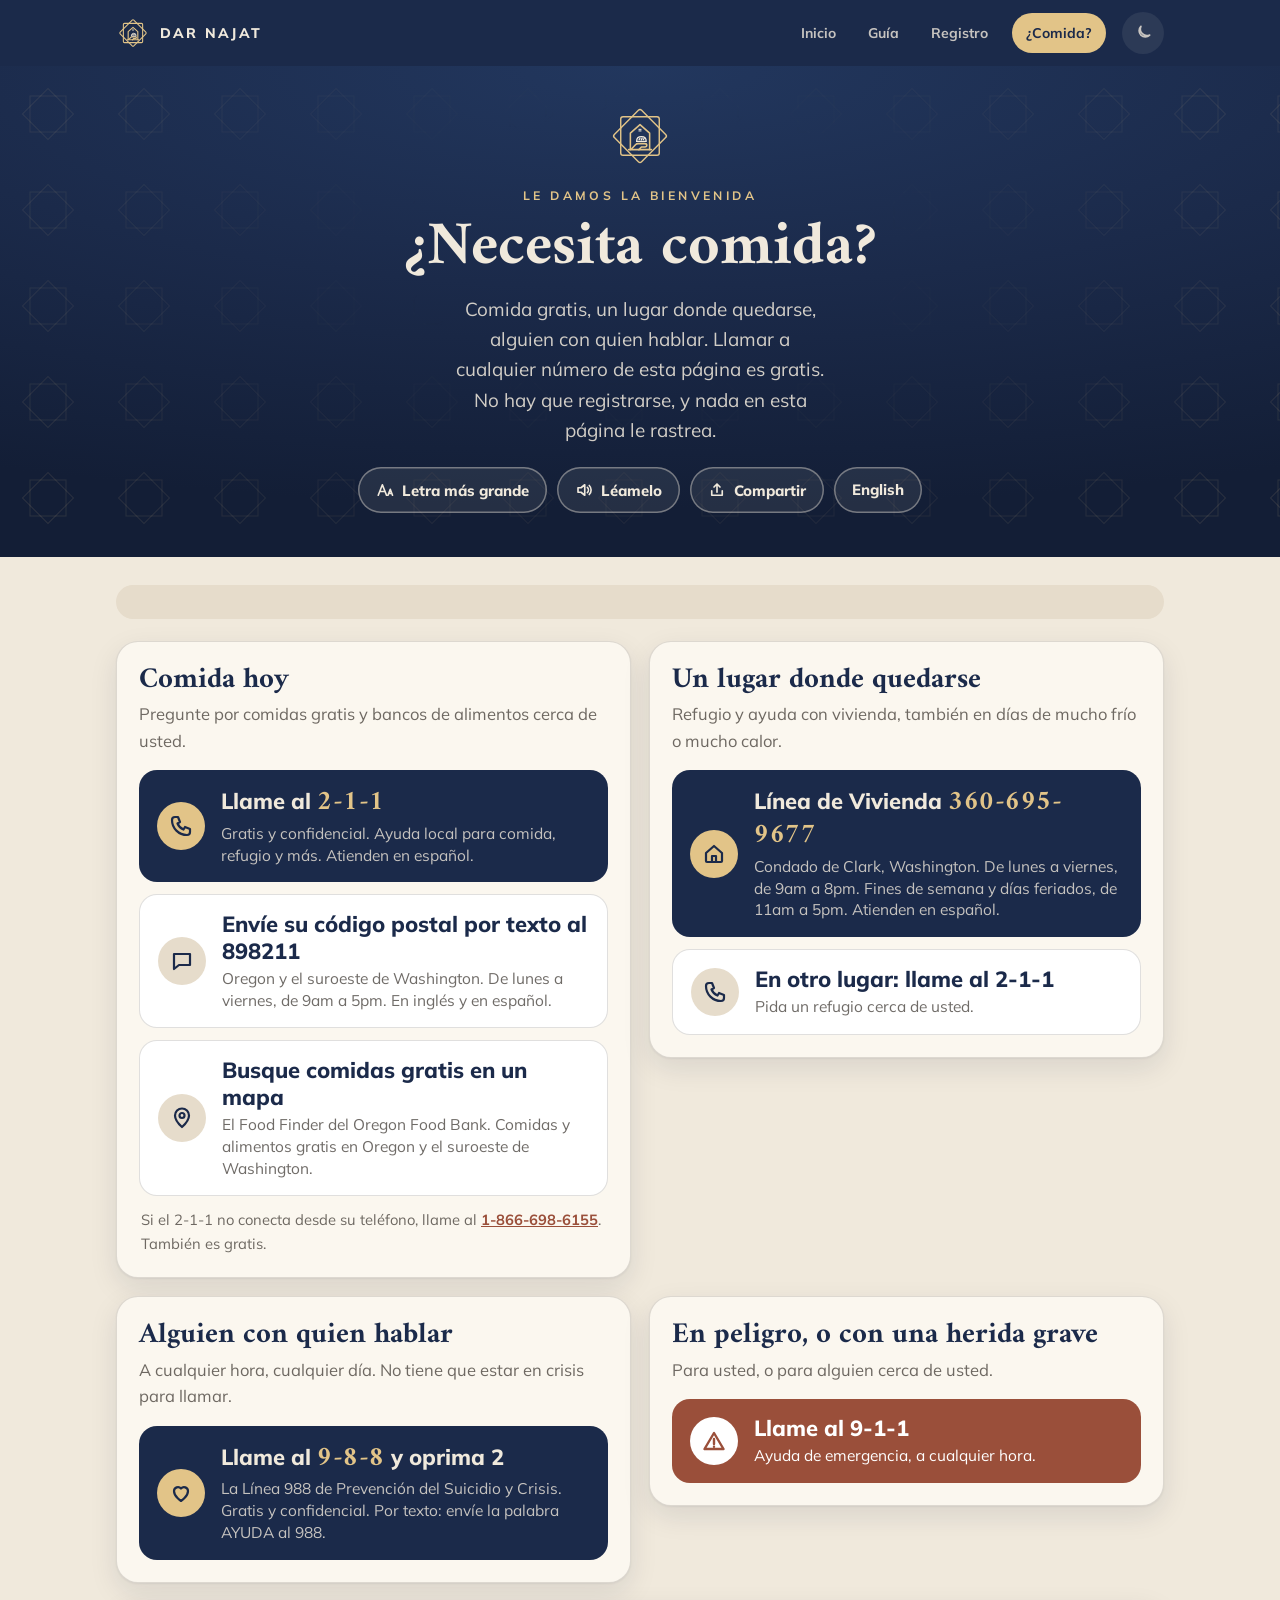
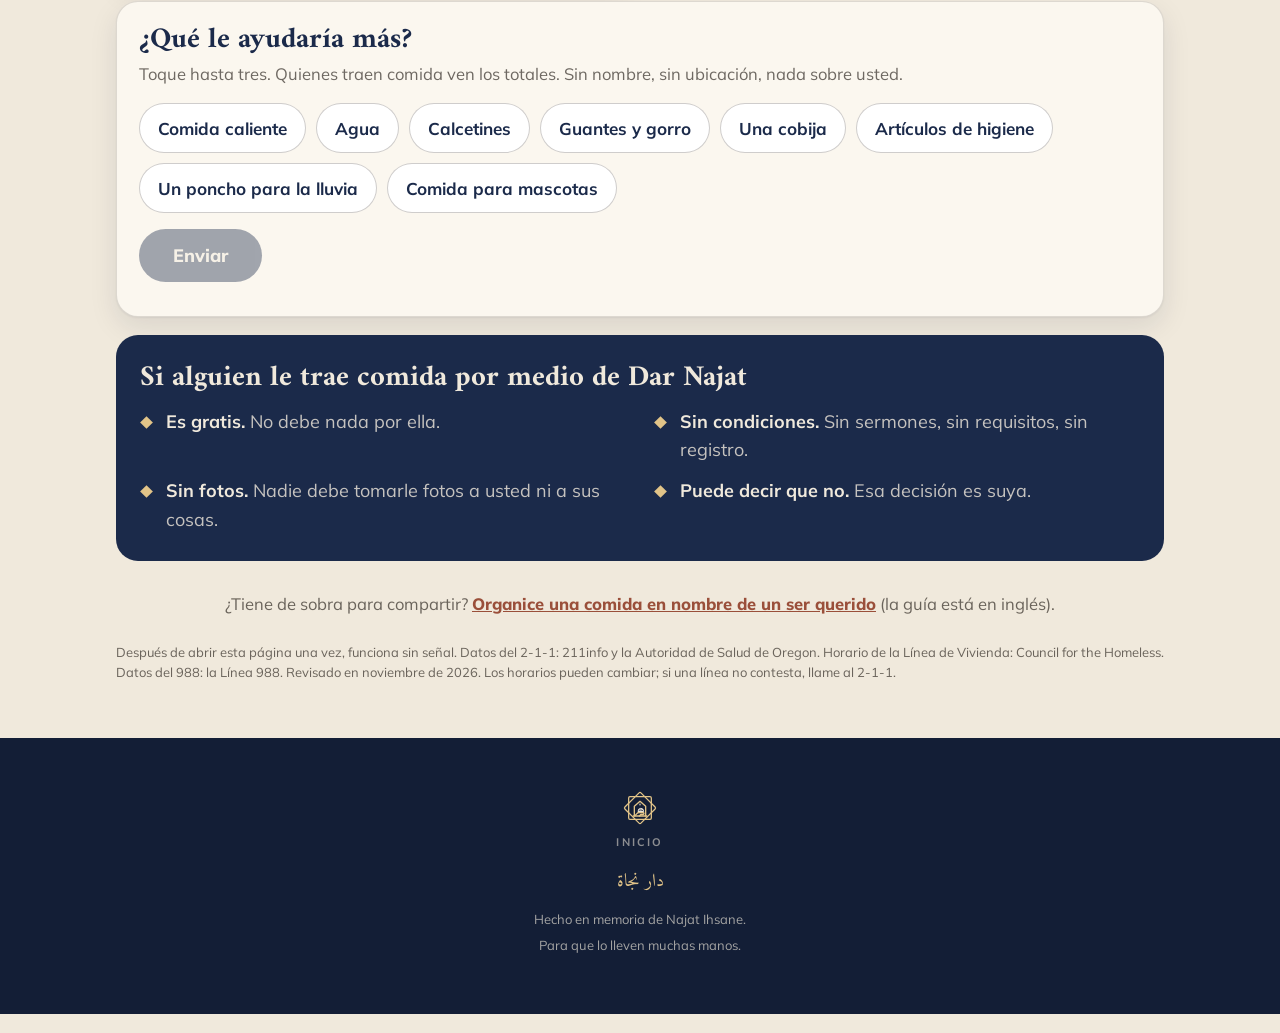
<file: ayuda.html>
<!DOCTYPE html>
<html lang="es">
<head>
<meta charset="UTF-8">
<meta name="viewport" content="width=device-width, initial-scale=1.0, viewport-fit=cover">
<title>¿Necesita comida? · Dar Najat</title>
<meta name="description" content="Comida gratis, refugio y alguien con quien hablar, hoy. Números de teléfono gratis. Sin registro, sin rastreo.">
<meta name="theme-color" content="#1B2A4A">
<link rel="manifest" href="manifest.webmanifest">
<meta name="mobile-web-app-capable" content="yes">
<meta name="apple-mobile-web-app-capable" content="yes">
<meta name="apple-mobile-web-app-title" content="Dar Najat">
<meta name="apple-mobile-web-app-status-bar-style" content="black-translucent">
<link rel="icon" href="favicon.svg" type="image/svg+xml">
<link rel="icon" href="favicon-32.png" sizes="32x32" type="image/png">
<link rel="apple-touch-icon" href="apple-touch-icon.png">
<meta property="og:type" content="website">
<meta property="og:url" content="https://charity.safjob.com/ayuda.html">
<meta property="og:title" content="Dar Najat · Feed someone in a loved one’s name">
<meta property="og:description" content="A house built in memory of Najat Ihsane. Run a feeding for someone without a home, in a loved one’s name.">
<meta property="og:image" content="https://charity.safjob.com/og.png">
<meta property="og:image:width" content="1200">
<meta property="og:image:height" content="630">
<meta name="twitter:card" content="summary_large_image">
<meta name="twitter:title" content="Dar Najat · Feed someone in a loved one’s name">
<meta name="twitter:description" content="A house built in memory of Najat Ihsane. Run a feeding for someone without a home, in a loved one’s name.">
<meta name="twitter:image" content="https://charity.safjob.com/og.png">
<link rel="preconnect" href="https://fonts.googleapis.com">
<link rel="preconnect" href="https://fonts.gstatic.com" crossorigin>
<link href="https://fonts.googleapis.com/css2?family=Amiri:ital,wght@0,400;0,700;1,400&family=Mulish:wght@400;600;700;800&display=swap" rel="stylesheet">
<link rel="stylesheet" href="site.css">
<script>(function (d) { d.classList.add("js"); var t = null; try { t = localStorage.getItem("dn_theme"); if (localStorage.getItem("dn_big") === "1") d.classList.add("big"); } catch (e) {}
  if (t !== "light" && t !== "dark") t = window.matchMedia && matchMedia("(prefers-color-scheme: dark)").matches ? "dark" : "light"; d.setAttribute("data-theme", t); })(document.documentElement);</script>
<style>
  .hero { background: radial-gradient(120% 90% at 50% 0%, var(--navy-soft) 0%, var(--navy) 50%, var(--navy-deep) 100%); color: var(--ivory); padding: 36px 0 44px; text-align: center; }
  .hero .wrap { position: relative; z-index: 1; }
  .hero .mark { width: 68px; height: 68px; margin-bottom: 16px; }
  .eyebrow { font-size: 0.68em; font-weight: 700; letter-spacing: 0.28em; text-transform: uppercase; color: var(--gold); margin: 0 0 10px; }
  .hero h1 { font-family: var(--display); font-weight: 700; font-size: clamp(2.2em, 8vw, 3.4em); line-height: 1.05; margin: 0 0 14px; }
  .hero p.sub { color: rgba(240, 233, 220, 0.86); max-width: 34ch; margin: 0 auto; font-size: 1.05em; }
  .tools { display: flex; flex-wrap: wrap; justify-content: center; gap: 10px; margin-top: 22px; }
  .tool {
    font-family: var(--body); font-size: 0.83em; font-weight: 800; color: var(--ivory); cursor: pointer;
    background: rgba(240, 233, 220, 0.08); border: 0; box-shadow: inset 0 0 0 1.5px rgba(240, 233, 220, 0.4);
    border-radius: 999px; padding: 11px 18px; min-height: 46px; display: inline-flex; align-items: center; gap: 8px;
  }
  .tool[aria-pressed="true"] { background: var(--gold); color: var(--navy); box-shadow: none; }
  .tool:focus-visible { outline: 3px solid var(--gold); outline-offset: 2px; }
  .tool svg { width: 18px; height: 18px; }
  a.tool { text-decoration: none; }
  .ask-lead { margin-bottom: 14px; }

  main { padding: 28px 0 56px; }
  .wx { border-radius: 18px; padding: 16px 20px; margin-bottom: 22px; display: grid; gap: 2px; }
  .wx.off { background: var(--card-2); }
  .wx.on { background: var(--terra); color: #fff; }
  .wx .k { font-size: 0.68em; font-weight: 800; letter-spacing: 0.2em; text-transform: uppercase; opacity: 0.85; }
  .wx .v { font-weight: 700; line-height: 1.4; }

  .grid { display: grid; gap: 18px; }
  @media (min-width: 860px) { .grid { grid-template-columns: 1fr 1fr; align-items: start; } .grid .span { grid-column: 1 / -1; } }
  .block { background: var(--card); border: 1px solid var(--line); border-radius: 22px; padding: 22px; box-shadow: var(--shadow); }
  .block h2 { font-family: var(--display); font-weight: 700; font-size: 1.6em; line-height: 1.15; color: var(--heading); margin: 0 0 4px; }
  .block .lead { color: var(--muted); font-size: 0.92em; margin: 0 0 16px; }
  .act {
    display: grid; grid-template-columns: auto 1fr; align-items: center; gap: 4px 16px; text-decoration: none;
    border-radius: 18px; padding: 16px 18px; margin-top: 12px; min-height: 76px;
    transition: transform 0.25s var(--ease), box-shadow 0.25s var(--ease);
  }
  .act:active { transform: scale(0.985); }
  @media (hover: hover) { .act:hover { transform: translateY(-2px); box-shadow: var(--shadow-lift); } }
  .act:focus-visible { outline: 3px solid var(--accent); outline-offset: 3px; }
  .act .ic { grid-row: 1 / span 2; width: 48px; height: 48px; border-radius: 50%; display: grid; place-items: center; }
  .act .ic svg { width: 24px; height: 24px; }
  .act .big { font-weight: 800; font-size: 1.22em; line-height: 1.2; }
  .act .big b { font-family: var(--display); font-size: 1.25em; letter-spacing: 0.02em; }
  .act .sm { font-size: 0.86em; line-height: 1.4; }
  .act.primary { background: var(--navy); color: var(--ivory); }
  .act.primary .ic { background: var(--gold); color: var(--navy); }
  .act.primary .sm { color: var(--on-navy); }
  .act.primary .big b { color: var(--gold); }
  .act.plain { background: var(--input); color: var(--ink); border: 1px solid var(--line); }
  .act.plain .ic { background: var(--card-2); color: var(--heading); }
  .act.plain .big { color: var(--heading); }
  .act.plain .sm { color: var(--muted); }
  .act.urgent { background: var(--terra); color: #fff; }
  .act.urgent .ic { background: #fff; color: var(--terra); }
  .fine { font-size: 0.82em; color: var(--muted); margin: 12px 2px 0; }
  .fine a { font-weight: 700; }

  .promise { background: var(--navy); color: var(--ivory); border-radius: 22px; padding: 26px 24px; }
  .promise h2 { font-family: var(--display); font-weight: 700; font-size: 1.6em; line-height: 1.2; margin: 0 0 12px; color: var(--ivory); }
  .promise ul { list-style: none; margin: 0; padding: 0; display: grid; gap: 10px; }
  @media (min-width: 700px) { .promise ul { grid-template-columns: 1fr 1fr; gap: 12px 28px; } }
  .promise li { padding-left: 26px; position: relative; color: var(--on-navy); }
  .promise li::before { content: ""; position: absolute; left: 2px; top: 0.55em; width: 9px; height: 9px; background: var(--gold); transform: rotate(45deg); }
  .promise li b { color: var(--ivory); }
  .src { font-size: 0.72em; color: var(--muted); margin: 26px 0 0; line-height: 1.5; }
  .giver { text-align: center; margin: 30px 0 0; font-size: 0.92em; color: var(--muted); }
  .giver a { font-weight: 800; }
</style>
</head>
<body id="top">

  <div class="topbar">
    <div class="wrap">
      <a class="brand" href="./"><img src="mark-small.svg" alt=""><span>DAR NAJAT</span></a>
      <nav class="nav" aria-label="Principal">
        <a href="./"><svg viewBox="0 0 24 24" fill="none" stroke="currentColor" stroke-width="1.9" stroke-linecap="round" stroke-linejoin="round" aria-hidden="true"><path d="M4 11 12 4l8 7v8a1 1 0 0 1-1 1h-4v-6H9v6H5a1 1 0 0 1-1-1z"/></svg><span>Inicio</span></a>
        <a href="playbook.html"><svg viewBox="0 0 24 24" fill="none" stroke="currentColor" stroke-width="1.9" stroke-linecap="round" stroke-linejoin="round" aria-hidden="true"><path d="M5 4h10a3 3 0 0 1 3 3v13H8a3 3 0 0 1-3-3z"/><path d="M5 17a3 3 0 0 1 3-3h10"/></svg><span>Guía</span></a>
        <a href="log.html"><svg viewBox="0 0 24 24" fill="none" stroke="currentColor" stroke-width="1.9" stroke-linecap="round" stroke-linejoin="round" aria-hidden="true"><path d="M5 20h14"/><path d="M7 16l9.5-9.5 3 3L10 19H7z"/></svg><span>Registro</span></a>
        <a class="nav-help" href="ayuda.html" aria-current="page"><svg viewBox="0 0 24 24" fill="none" stroke="currentColor" stroke-width="1.9" stroke-linecap="round" stroke-linejoin="round" aria-hidden="true"><path d="M3 11h18a9 9 0 0 1-18 0z"/><path d="M9 20.5h6"/><path d="M9.5 3.5c0 1.6 1.2 1.6 1.2 3.2M13.5 3.5c0 1.6 1.2 1.6 1.2 3.2"/></svg><span>¿Comida?</span></a>
      </nav>
      <button type="button" class="theme-btn" id="theme-btn" aria-label="Cambiar a modo oscuro">
        <svg class="i-moon" viewBox="0 0 24 24" fill="none" stroke="currentColor" stroke-width="2" stroke-linecap="round" stroke-linejoin="round" aria-hidden="true"><path d="M20 14.500A8 8 0 0 1 9.500 4a7 7 0 1 0 10.500 10.500z"/></svg>
        <svg class="i-sun" viewBox="0 0 24 24" fill="none" stroke="currentColor" stroke-width="2" stroke-linecap="round" stroke-linejoin="round" aria-hidden="true"><circle cx="12" cy="12" r="4"/><path d="M12 2.500v2M12 19.500v2M2.500 12h2M19.500 12h2M5.300 5.300l1.400 1.400M17.300 17.300l1.400 1.400M5.300 18.700l1.400-1.400M17.300 6.700l1.400-1.400"/></svg>
      </button>
    </div>
  </div>

  <header class="hero">
    <div class="wrap">
      <img class="mark" src="mark-on-navy.svg" alt="">
      <p class="eyebrow">Le damos la bienvenida</p>
      <h1>¿Necesita comida?</h1>
      <p class="sub">Comida gratis, un lugar donde quedarse, alguien con quien hablar. Llamar a cualquier número de esta página es gratis. No hay que registrarse, y nada en esta página le rastrea.</p>
      <div class="tools">
        <button type="button" class="tool" id="t-big" aria-pressed="false"><svg viewBox="0 0 24 24" fill="none" stroke="currentColor" stroke-width="2.2" stroke-linecap="round" stroke-linejoin="round" aria-hidden="true"><path d="M3 19 8.5 5 14 19M5 14h7M16 19l3-8 3 8M17 16.5h4"/></svg>Letra más grande</button>
        <button type="button" class="tool" id="t-read" aria-pressed="false" hidden><svg viewBox="0 0 24 24" fill="none" stroke="currentColor" stroke-width="2.2" stroke-linecap="round" stroke-linejoin="round" aria-hidden="true"><path d="M4 9v6h4l5 4V5L8 9z"/><path d="M16.5 8.5a5 5 0 0 1 0 7M19 6a8.5 8.5 0 0 1 0 12"/></svg><span>Léamelo</span></button>
        <button type="button" class="tool" id="t-share"><svg viewBox="0 0 24 24" fill="none" stroke="currentColor" stroke-width="2.2" stroke-linecap="round" stroke-linejoin="round" aria-hidden="true"><path d="M12 15V4M8 8l4-4 4 4M5 13v6h14v-6"/></svg><span>Compartir</span></button>
        <a class="tool" id="t-lang" href="help.html" lang="en" hreflang="en">English</a>
      </div>
    </div>
  </header>

  <main id="read">
    <div class="wrap wide">

      <div class="wx off" id="wx" aria-live="polite" hidden>
        <span class="k"></span><span class="v"></span>
      </div>

      <div class="grid">

        <section class="block span" id="coming" hidden aria-labelledby="h-coming">
          <h2 id="h-coming">Comidas que vienen</h2>
          <p class="lead">Vecinos que planean traer comida. Los planes pueden cambiar: tómelos como probables, no como una promesa. Los lugares aparecen como los escribió cada persona.</p>
          <ul class="plans" id="plans"></ul>
        </section>

        <section class="block reveal" aria-labelledby="h-food">
          <h2 id="h-food">Comida hoy</h2>
          <p class="lead">Pregunte por comidas gratis y bancos de alimentos cerca de usted.</p>
          <a class="act primary" href="tel:211">
            <span class="ic"><svg viewBox="0 0 24 24" fill="none" stroke="currentColor" stroke-width="2.2" stroke-linecap="round" stroke-linejoin="round" aria-hidden="true"><path d="M6 3h3l2 5-2.5 1.5a11 11 0 0 0 6 6L16 13l5 2v3a3 3 0 0 1-3 3A15 15 0 0 1 3 6a3 3 0 0 1 3-3z"/></svg></span>
            <span class="big">Llame al <b>2-1-1</b></span>
            <span class="sm">Gratis y confidencial. Ayuda local para comida, refugio y más. Atienden en español.</span>
          </a>
          <a class="act plain" href="sms:898211">
            <span class="ic"><svg viewBox="0 0 24 24" fill="none" stroke="currentColor" stroke-width="2.2" stroke-linecap="round" stroke-linejoin="round" aria-hidden="true"><path d="M4 5h16v11H9l-5 4z"/></svg></span>
            <span class="big">Envíe su código postal por texto al 898211</span>
            <span class="sm">Oregon y el suroeste de Washington. De lunes a viernes, de 9am a 5pm. En inglés y en español.</span>
          </a>
          <a class="act plain" href="https://foodfinder.oregonfoodbank.org/" rel="noopener">
            <span class="ic"><svg viewBox="0 0 24 24" fill="none" stroke="currentColor" stroke-width="2.2" stroke-linecap="round" stroke-linejoin="round" aria-hidden="true"><path d="M12 21s7-6.2 7-11.5A7 7 0 0 0 5 9.500C5 14.800 12 21 12 21z"/><circle cx="12" cy="9.500" r="2.500"/></svg></span>
            <span class="big">Busque comidas gratis en un mapa</span>
            <span class="sm">El Food Finder del Oregon Food Bank. Comidas y alimentos gratis en Oregon y el suroeste de Washington.</span>
          </a>
          <p class="fine">Si el 2-1-1 no conecta desde su teléfono, llame al <a href="tel:+18666986155">1-866-698-6155</a>. También es gratis.</p>
        </section>

        <section class="block reveal" aria-labelledby="h-stay">
          <h2 id="h-stay">Un lugar donde quedarse</h2>
          <p class="lead">Refugio y ayuda con vivienda, también en días de mucho frío o mucho calor.</p>
          <a class="act primary" href="tel:+13606959677">
            <span class="ic"><svg viewBox="0 0 24 24" fill="none" stroke="currentColor" stroke-width="2.2" stroke-linecap="round" stroke-linejoin="round" aria-hidden="true"><path d="M4 11 12 4l8 7v8a1 1 0 0 1-1 1H5a1 1 0 0 1-1-1z"/><path d="M10 20v-6h4v6"/></svg></span>
            <span class="big">Línea de Vivienda <b>360-695-9677</b></span>
            <span class="sm">Condado de Clark, Washington. De lunes a viernes, de 9am a 8pm. Fines de semana y días feriados, de 11am a 5pm. Atienden en español.</span>
          </a>
          <a class="act plain" href="tel:211">
            <span class="ic"><svg viewBox="0 0 24 24" fill="none" stroke="currentColor" stroke-width="2.2" stroke-linecap="round" stroke-linejoin="round" aria-hidden="true"><path d="M6 3h3l2 5-2.5 1.5a11 11 0 0 0 6 6L16 13l5 2v3a3 3 0 0 1-3 3A15 15 0 0 1 3 6a3 3 0 0 1 3-3z"/></svg></span>
            <span class="big">En otro lugar: llame al 2-1-1</span>
            <span class="sm">Pida un refugio cerca de usted.</span>
          </a>
        </section>

        <section class="block reveal" aria-labelledby="h-talk">
          <h2 id="h-talk">Alguien con quien hablar</h2>
          <p class="lead">A cualquier hora, cualquier día. No tiene que estar en crisis para llamar.</p>
          <a class="act primary" href="tel:988">
            <span class="ic"><svg viewBox="0 0 24 24" fill="none" stroke="currentColor" stroke-width="2.2" stroke-linecap="round" stroke-linejoin="round" aria-hidden="true"><path d="M12 20s-7-4.400-7-10a4 4 0 0 1 7-2.500A4 4 0 0 1 19 10c0 5.600-7 10-7 10z"/></svg></span>
            <span class="big">Llame al <b>9-8-8</b> y oprima 2</span>
            <span class="sm">La Línea 988 de Prevención del Suicidio y Crisis. Gratis y confidencial. Por texto: envíe la palabra AYUDA al 988.</span>
          </a>
        </section>

        <section class="block reveal" aria-labelledby="h-911">
          <h2 id="h-911">En peligro, o con una herida grave</h2>
          <p class="lead">Para usted, o para alguien cerca de usted.</p>
          <a class="act urgent" href="tel:911">
            <span class="ic"><svg viewBox="0 0 24 24" fill="none" stroke="currentColor" stroke-width="2.4" stroke-linecap="round" stroke-linejoin="round" aria-hidden="true"><path d="M12 4 2.500 20h19z"/><path d="M12 10v5M12 17.600v.2"/></svg></span>
            <span class="big">Llame al 9-1-1</span>
            <span class="sm">Ayuda de emergencia, a cualquier hora.</span>
          </a>
        </section>

        <section class="block span reveal" id="ask" aria-labelledby="h-ask">
          <h2 id="h-ask">¿Qué le ayudaría más?</h2>
          <p class="lead ask-lead">Toque hasta tres. Quienes traen comida ven los totales. Sin nombre, sin ubicación, nada sobre usted.</p>
          <div class="chips" id="chips"></div>
          <button type="button" class="send" id="ask-send" disabled>Enviar</button>
          <p class="fine" id="ask-status" aria-live="polite"></p>
          <p class="tally-k" id="tally-k" hidden></p>
          <div class="tally" id="tally" hidden></div>
        </section>

        <section class="promise span reveal" aria-labelledby="h-promise">
          <h2 id="h-promise">Si alguien le trae comida por medio de Dar Najat</h2>
          <ul>
            <li><b>Es gratis.</b> No debe nada por ella.</li>
            <li><b>Sin condiciones.</b> Sin sermones, sin requisitos, sin registro.</li>
            <li><b>Sin fotos.</b> Nadie debe tomarle fotos a usted ni a sus cosas.</li>
            <li><b>Puede decir que no.</b> Esa decisión es suya.</li>
          </ul>
        </section>

      </div>

      <p class="giver">¿Tiene de sobra para compartir? <a href="playbook.html">Organice una comida en nombre de un ser querido</a> (la guía está en inglés).</p>
      <p class="src">Después de abrir esta página una vez, funciona sin señal. Datos del 2-1-1: 211info y la Autoridad de Salud de Oregon. Horario de la Línea de Vivienda: Council for the Homeless. Datos del 988: la Línea 988. Revisado en noviembre de 2026. Los horarios pueden cambiar; si una línea no contesta, llame al 2-1-1.</p>
    </div>
  </main>

  <footer>
    <a class="home-link" href="./" aria-label="Inicio"><img src="mark-small.svg" alt=""><span>Inicio</span></a>
    <p class="ar" lang="ar" dir="rtl">دار نجاة</p>
    <p>Hecho en memoria de Najat Ihsane.</p>
    <p>Para que lo lleven muchas manos.</p>
  </footer>

  <script src="site.js"></script>
  <script src="db.js"></script>
  <script src="help.js"></script>
  <script src="ptr.js"></script>
</body>
</html>
</file>
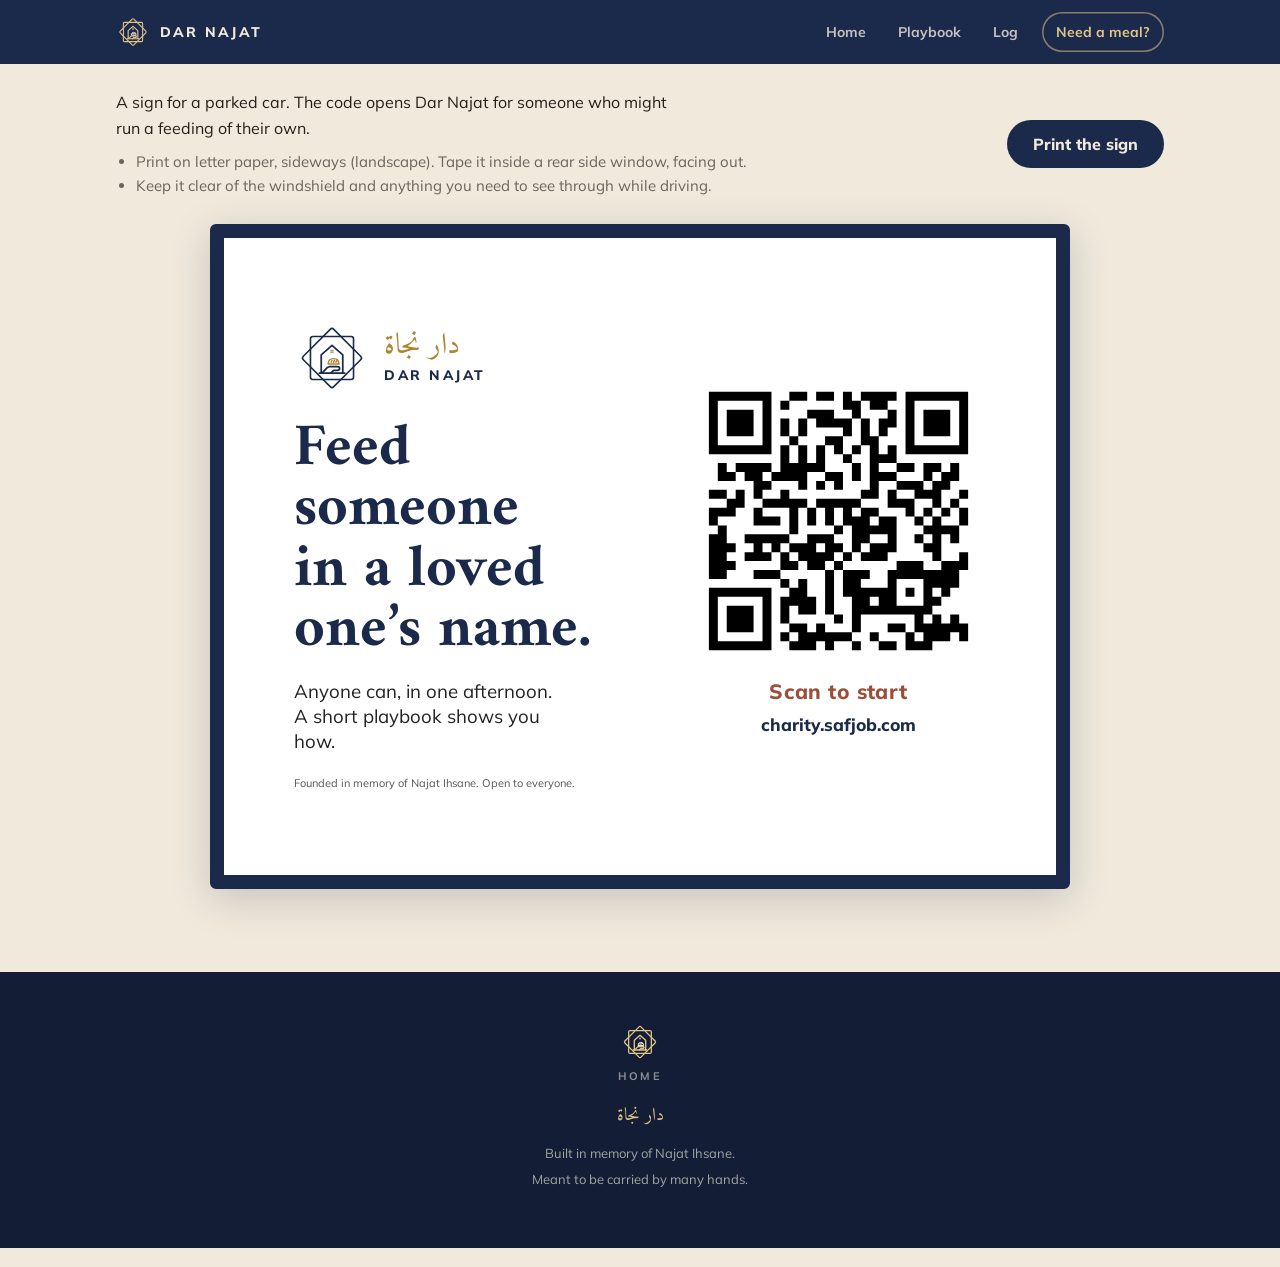
<file: car-sign.html>
<!DOCTYPE html>
<html lang="en">
<head>
<meta charset="UTF-8">
<meta name="viewport" content="width=device-width, initial-scale=1.0, viewport-fit=cover">
<title>Car sign · Dar Najat</title>
<meta name="description" content="A printable sign for a parked car: a code that opens Dar Najat, for people who might feed someone in a loved one's name.">
<meta name="theme-color" content="#1B2A4A">
<link rel="manifest" href="manifest.webmanifest">
<link rel="icon" href="favicon.svg" type="image/svg+xml">
<link rel="icon" href="favicon-32.png" sizes="32x32" type="image/png">
<link rel="apple-touch-icon" href="apple-touch-icon.png">
<link rel="preconnect" href="https://fonts.googleapis.com">
<link rel="preconnect" href="https://fonts.gstatic.com" crossorigin>
<link href="https://fonts.googleapis.com/css2?family=Amiri:ital,wght@0,400;0,700;1,400&family=Mulish:wght@400;600;700;800&display=swap" rel="stylesheet">
<link rel="stylesheet" href="site.css">
<style>
  .bar { display: flex; flex-wrap: wrap; gap: 14px 24px; align-items: center; justify-content: space-between; padding-block: 26px 18px; }
  .bar p { margin: 0; font-size: 16px; max-width: 56ch; }
  .bar ul { margin: 8px 0 0; padding-left: 20px; font-size: 15px; color: var(--muted); }
  .print-btn { font-family: var(--body); font-weight: 800; font-size: 16px; background: var(--navy); color: var(--ivory); border: 0; border-radius: 999px; padding: 14px 26px; cursor: pointer; }
  .print-btn:focus-visible { outline: 3px solid var(--navy); outline-offset: 3px; }
  .sheet-wrap { padding: 8px 0 56px; }
  .sheet { background: #fff; color: #111; box-shadow: 0 10px 40px rgba(19, 30, 54, 0.18); border-radius: 6px; margin: 0 auto 28px; container-type: inline-size; overflow: hidden; }
  .sheet-k { font-size: 12px; font-weight: 700; letter-spacing: 0.24em; text-transform: uppercase; color: var(--terra); margin: 0 0 10px; }
  .sheet { width: 100%; max-width: 860px; aspect-ratio: 11 / 8.5; display: grid; grid-template-columns: 1.08fr 0.92fr; align-items: center; gap: 4cqw; padding: 5cqw 5.5cqw; border: 1.1cqw solid #1B2A4A; }
  .cs-left { text-align: left; min-width: 0; }
  .cs-brand { display: flex; align-items: center; gap: 2cqw; margin: 0; }
  .cs-brand img { width: 11cqw; height: 11cqw; }
  .cs-brand .ar { font-family: var(--display); font-size: 4.2cqw; color: #AD8530; line-height: 1.1; display: block; }
  .cs-brand .la { font-weight: 800; letter-spacing: 0.18em; font-size: 2cqw; color: #1B2A4A; display: block; margin-top: 0.4cqw; }
  .cs-head { font-family: var(--display); font-weight: 700; font-size: 8.6cqw; line-height: 1.02; color: #1B2A4A; margin: 3.4cqw 0 0; text-wrap: balance; }
  .cs-sub { font-size: 2.7cqw; line-height: 1.35; color: #222; margin: 2.4cqw 0 0; max-width: 24ch; }
  .cs-foot { font-size: 1.6cqw; color: #555; margin: 3cqw 0 0; }
  .cs-right { text-align: center; min-width: 0; }
  .cs-right img { width: 100%; height: auto; display: block; }
  .cs-scan { font-weight: 800; font-size: 3cqw; color: #9A4F3A; margin: 1cqw 0 0; letter-spacing: 0.02em; }
  .cs-url { font-weight: 800; font-size: 2.5cqw; color: #1B2A4A; margin: 0.4cqw 0 0; }

  @page { size: letter landscape; margin: 0; }
  @media print {
    html, body { background: #fff !important; height: auto; overflow: hidden; }
    body > *:not(.sheet-wrap) { display: none !important; }
    .sheet-wrap { padding: 0 !important; }
    .sheet-wrap .wrap { padding: 0 !important; max-width: none; }
    .sheet { box-shadow: none; border-radius: 0; max-width: none; width: 11in; height: 8.45in; aspect-ratio: auto; margin: 0; break-after: avoid; page-break-after: avoid; }
  }
</style>
</head>
<body id="top">

  <div class="topbar">
    <div class="wrap">
      <a class="brand" href="./"><img src="mark-small.svg" alt=""><span>DAR NAJAT</span></a>
      <nav class="nav" aria-label="Main">
        <a href="./"><svg viewBox="0 0 24 24" fill="none" stroke="currentColor" stroke-width="1.9" stroke-linecap="round" stroke-linejoin="round" aria-hidden="true"><path d="M4 11 12 4l8 7v8a1 1 0 0 1-1 1h-4v-6H9v6H5a1 1 0 0 1-1-1z"/></svg><span>Home</span></a>
        <a href="playbook.html"><svg viewBox="0 0 24 24" fill="none" stroke="currentColor" stroke-width="1.9" stroke-linecap="round" stroke-linejoin="round" aria-hidden="true"><path d="M5 4h10a3 3 0 0 1 3 3v13H8a3 3 0 0 1-3-3z"/><path d="M5 17a3 3 0 0 1 3-3h10"/></svg><span>Playbook</span></a>
        <a href="log.html"><svg viewBox="0 0 24 24" fill="none" stroke="currentColor" stroke-width="1.9" stroke-linecap="round" stroke-linejoin="round" aria-hidden="true"><path d="M5 20h14"/><path d="M7 16l9.5-9.5 3 3L10 19H7z"/></svg><span>Log</span></a>
        <a class="nav-help" href="help.html"><svg viewBox="0 0 24 24" fill="none" stroke="currentColor" stroke-width="1.9" stroke-linecap="round" stroke-linejoin="round" aria-hidden="true"><path d="M3 11h18a9 9 0 0 1-18 0z"/><path d="M9 20.5h6"/><path d="M9.5 3.5c0 1.6 1.2 1.6 1.2 3.2M13.5 3.5c0 1.6 1.2 1.6 1.2 3.2"/></svg><span>Need a meal?</span></a>
      </nav>
    </div>
  </div>

  <div class="wrap wide bar">
    <div>
      <p>A sign for a parked car. The code opens Dar Najat for someone who might run a feeding of their own.</p>
      <ul>
        <li>Print on letter paper, sideways (landscape). Tape it inside a rear side window, facing out.</li>
        <li>Keep it clear of the windshield and anything you need to see through while driving.</li>
      </ul>
    </div>
    <button type="button" class="print-btn" id="print">Print the sign</button>
  </div>

  <div class="sheet-wrap">
    <div class="wrap wide">
      <article class="sheet" aria-label="Car sign">
        <div class="cs-left">
          <p class="cs-brand"><img src="mark-on-ivory.svg" alt="Dar Najat mark"><span><span class="ar" lang="ar" dir="rtl">دار نجاة</span><span class="la">DAR NAJAT</span></span></p>
          <h1 class="cs-head">Feed someone in a loved one’s name.</h1>
          <p class="cs-sub">Anyone can, in one afternoon. A short playbook shows you how.</p>
          <p class="cs-foot">Founded in memory of Najat Ihsane. Open to everyone.</p>
        </div>
        <div class="cs-right">
          <img src="qr-home.svg" alt="QR code linking to charity.safjob.com">
          <p class="cs-scan">Scan to start</p>
          <p class="cs-url">charity.safjob.com</p>
        </div>
      </article>
    </div>
  </div>

  <footer>
    <a class="home-link" href="./" aria-label="Home"><img src="mark-small.svg" alt=""><span>Home</span></a>
    <p class="ar" lang="ar" dir="rtl">دار نجاة</p>
    <p>Built in memory of Najat Ihsane.</p>
    <p>Meant to be carried by many hands.</p>
  </footer>

  <script>document.getElementById("print").addEventListener("click", function () { window.print(); });</script>
  <script src="ptr.js"></script>
</body>
</html>
</file>
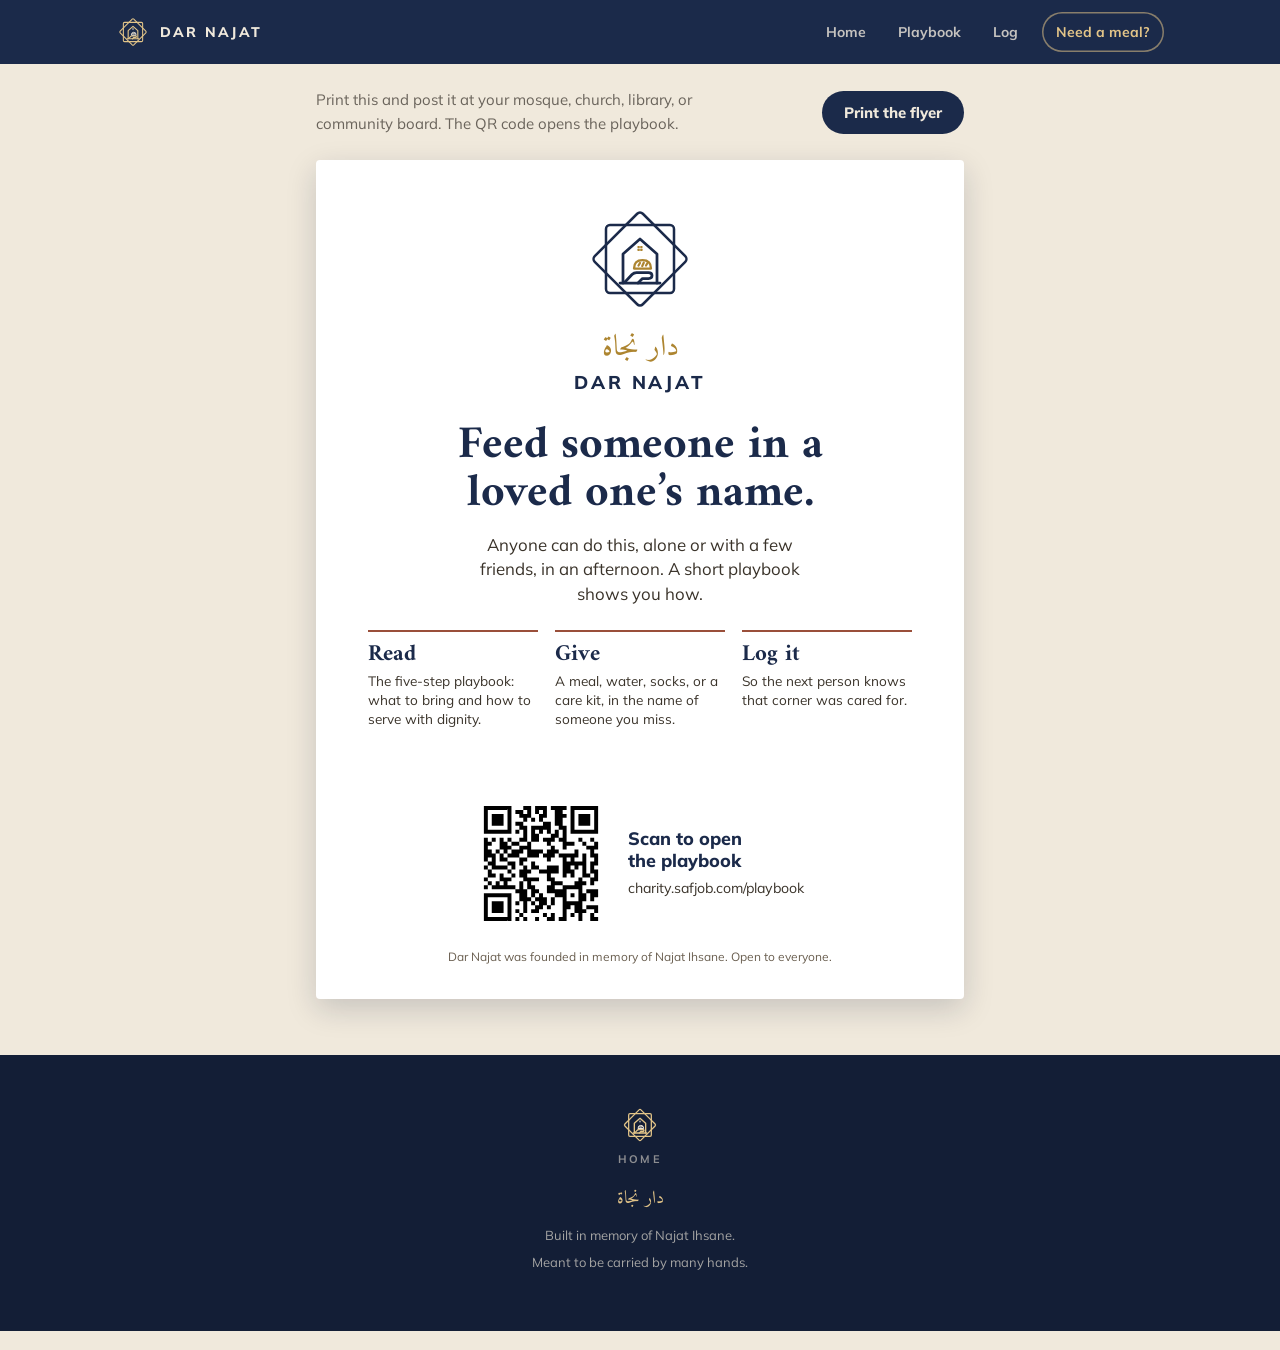
<file: flyer.html>
<!DOCTYPE html>
<html lang="en">
<head>
<meta charset="UTF-8">
<meta name="viewport" content="width=device-width, initial-scale=1.0, viewport-fit=cover">
<title>Flyer · Dar Najat</title>
<meta name="description" content="A printable flyer for Dar Najat: feed someone in a loved one's name.">
<meta name="theme-color" content="#1B2A4A">
<link rel="manifest" href="manifest.webmanifest">
<link rel="icon" href="favicon.svg" type="image/svg+xml">
<link rel="icon" href="favicon-32.png" sizes="32x32" type="image/png">
<link rel="apple-touch-icon" href="apple-touch-icon.png">
<link rel="preconnect" href="https://fonts.googleapis.com">
<link rel="preconnect" href="https://fonts.gstatic.com" crossorigin>
<link href="https://fonts.googleapis.com/css2?family=Amiri:ital,wght@0,400;0,700;1,400&family=Mulish:wght@400;600;700;800&display=swap" rel="stylesheet">
<link rel="stylesheet" href="site.css">
<style>
  .bar { padding-block: 24px 8px; display: flex; flex-wrap: wrap; gap: 12px; align-items: center; justify-content: space-between; }
  .bar p { margin: 0; font-size: 15px; color: var(--muted); max-width: 44ch; }
  .print-btn { font-family: var(--body); font-weight: 800; font-size: 15px; border: 0; border-radius: 999px; padding: 12px 22px; background: var(--navy); color: var(--ivory); cursor: pointer; }
  .print-btn:focus-visible { outline: 3px solid var(--navy); outline-offset: 3px; }

  /* The flyer itself: a letter page, scaled to fit the screen */
  .sheet-wrap { padding-block: 16px 56px; }
  .sheet {
    background: #fff; color: var(--ink); width: 100%; max-width: 680px; aspect-ratio: 8.5 / 11; margin: 0 auto;
    box-shadow: 0 10px 30px rgba(19, 30, 54, 0.18); border-radius: 4px;
    display: flex; flex-direction: column; align-items: center; text-align: center;
    padding: 6% 8% 5%; container-type: inline-size;
  }
  .f-mark { width: 22cqw; height: auto; }
  .f-ar { font-family: var(--display); font-size: 5.4cqw; color: var(--brass); margin: 2.4cqw 0 0; line-height: 1.1; }
  .f-name { font-weight: 800; letter-spacing: 0.16em; font-size: 3.4cqw; color: var(--navy); margin: 0.8cqw 0 0; }
  .f-head { font-family: var(--display); font-weight: 700; font-size: 8.4cqw; line-height: 1.05; color: var(--navy); margin: 4.5cqw 0 0; text-wrap: balance; }
  .f-sub { font-size: 3.1cqw; line-height: 1.45; margin: 2.6cqw 0 0; max-width: 34ch; color: #3a332a; }
  .f-steps { list-style: none; padding: 0; margin: 4.4cqw 0 0; display: grid; grid-template-columns: repeat(3, 1fr); gap: 3cqw; width: 100%; text-align: left; }
  .f-steps li { border-top: 0.5cqw solid var(--terra); padding-top: 1.8cqw; }
  .f-steps b { display: block; font-family: var(--display); font-size: 4.2cqw; color: var(--navy); line-height: 1.1; }
  .f-steps span { display: block; font-size: 2.5cqw; line-height: 1.4; color: #3a332a; margin-top: 0.8cqw; }
  .f-qr { margin-top: auto; display: flex; align-items: center; gap: 4cqw; text-align: left; }
  .f-qr img { width: 24cqw; height: 24cqw; display: block; }
  .f-qr .scan { font-weight: 800; font-size: 3.3cqw; color: var(--navy); margin: 0; line-height: 1.25; }
  .f-qr .url { font-size: 2.6cqw; color: #3a332a; margin: 1cqw 0 0; }
  .f-foot { font-size: 2.2cqw; color: #6a5f50; margin: 3.4cqw 0 0; }

  @page { size: letter; margin: 0; }
  @media print {
    html, body { background: #fff !important; }
    body > *:not(.sheet-wrap) { display: none !important; }
    html, body { height: auto; overflow: hidden; }
    .sheet-wrap { padding: 0 !important; }
    .sheet-wrap .wrap { padding: 0 !important; max-width: none; }
    .sheet { box-shadow: none; border-radius: 0; max-width: none; width: 8.5in; height: 10.95in; aspect-ratio: auto; break-after: avoid; page-break-after: avoid; padding: 0.6in 0.7in 0.5in; }
  }
</style>
</head>
<body id="top">

  <div class="topbar">
    <div class="wrap">
      <a class="brand" href="./"><img src="mark-small.svg" alt=""><span>DAR NAJAT</span></a>
      <nav class="nav" aria-label="Main">
        <a href="./"><svg viewBox="0 0 24 24" fill="none" stroke="currentColor" stroke-width="1.9" stroke-linecap="round" stroke-linejoin="round" aria-hidden="true"><path d="M4 11 12 4l8 7v8a1 1 0 0 1-1 1h-4v-6H9v6H5a1 1 0 0 1-1-1z"/></svg><span>Home</span></a>
        <a href="playbook.html"><svg viewBox="0 0 24 24" fill="none" stroke="currentColor" stroke-width="1.9" stroke-linecap="round" stroke-linejoin="round" aria-hidden="true"><path d="M5 4h10a3 3 0 0 1 3 3v13H8a3 3 0 0 1-3-3z"/><path d="M5 17a3 3 0 0 1 3-3h10"/></svg><span>Playbook</span></a>
        <a href="log.html"><svg viewBox="0 0 24 24" fill="none" stroke="currentColor" stroke-width="1.9" stroke-linecap="round" stroke-linejoin="round" aria-hidden="true"><path d="M5 20h14"/><path d="M7 16l9.5-9.5 3 3L10 19H7z"/></svg><span>Log</span></a>
        <a class="nav-help" href="help.html"><svg viewBox="0 0 24 24" fill="none" stroke="currentColor" stroke-width="1.9" stroke-linecap="round" stroke-linejoin="round" aria-hidden="true"><path d="M3 11h18a9 9 0 0 1-18 0z"/><path d="M9 20.5h6"/><path d="M9.5 3.5c0 1.6 1.2 1.6 1.2 3.2M13.5 3.5c0 1.6 1.2 1.6 1.2 3.2"/></svg><span>Need a meal?</span></a>
      </nav>
    </div>
  </div>

  <div class="wrap bar">
    <p>Print this and post it at your mosque, church, library, or community board. The QR code opens the playbook.</p>
    <button type="button" class="print-btn" id="print">Print the flyer</button>
  </div>

  <div class="sheet-wrap">
    <div class="wrap">
      <article class="sheet" aria-label="Flyer">
        <img class="f-mark" src="mark-on-ivory.svg" alt="Dar Najat mark">
        <p class="f-ar" lang="ar" dir="rtl">دار نجاة</p>
        <p class="f-name">DAR NAJAT</p>
        <h1 class="f-head">Feed someone in a loved one’s name.</h1>
        <p class="f-sub">Anyone can do this, alone or with a few friends, in an afternoon. A short playbook shows you how.</p>
        <ol class="f-steps">
          <li><b>Read</b><span>The five-step playbook: what to bring and how to serve with dignity.</span></li>
          <li><b>Give</b><span>A meal, water, socks, or a care kit, in the name of someone you miss.</span></li>
          <li><b>Log it</b><span>So the next person knows that corner was cared for.</span></li>
        </ol>
        <div class="f-qr">
          <img src="qr-playbook.svg" alt="QR code linking to charity.safjob.com/playbook.html">
          <div>
            <p class="scan">Scan to open<br>the playbook</p>
            <p class="url">charity.safjob.com/playbook</p>
          </div>
        </div>
        <p class="f-foot">Dar Najat was founded in memory of Najat Ihsane. Open to everyone.</p>
      </article>
    </div>
  </div>

  <footer>
    <a class="home-link" href="./" aria-label="Home"><img src="mark-small.svg" alt=""><span>Home</span></a>
    <p class="ar" lang="ar" dir="rtl">دار نجاة</p>
    <p>Built in memory of Najat Ihsane.</p>
    <p>Meant to be carried by many hands.</p>
  </footer>

  <script>document.getElementById("print").addEventListener("click", function () { window.print(); });</script>
  <script src="ptr.js"></script>
</body>
</html>
</file>
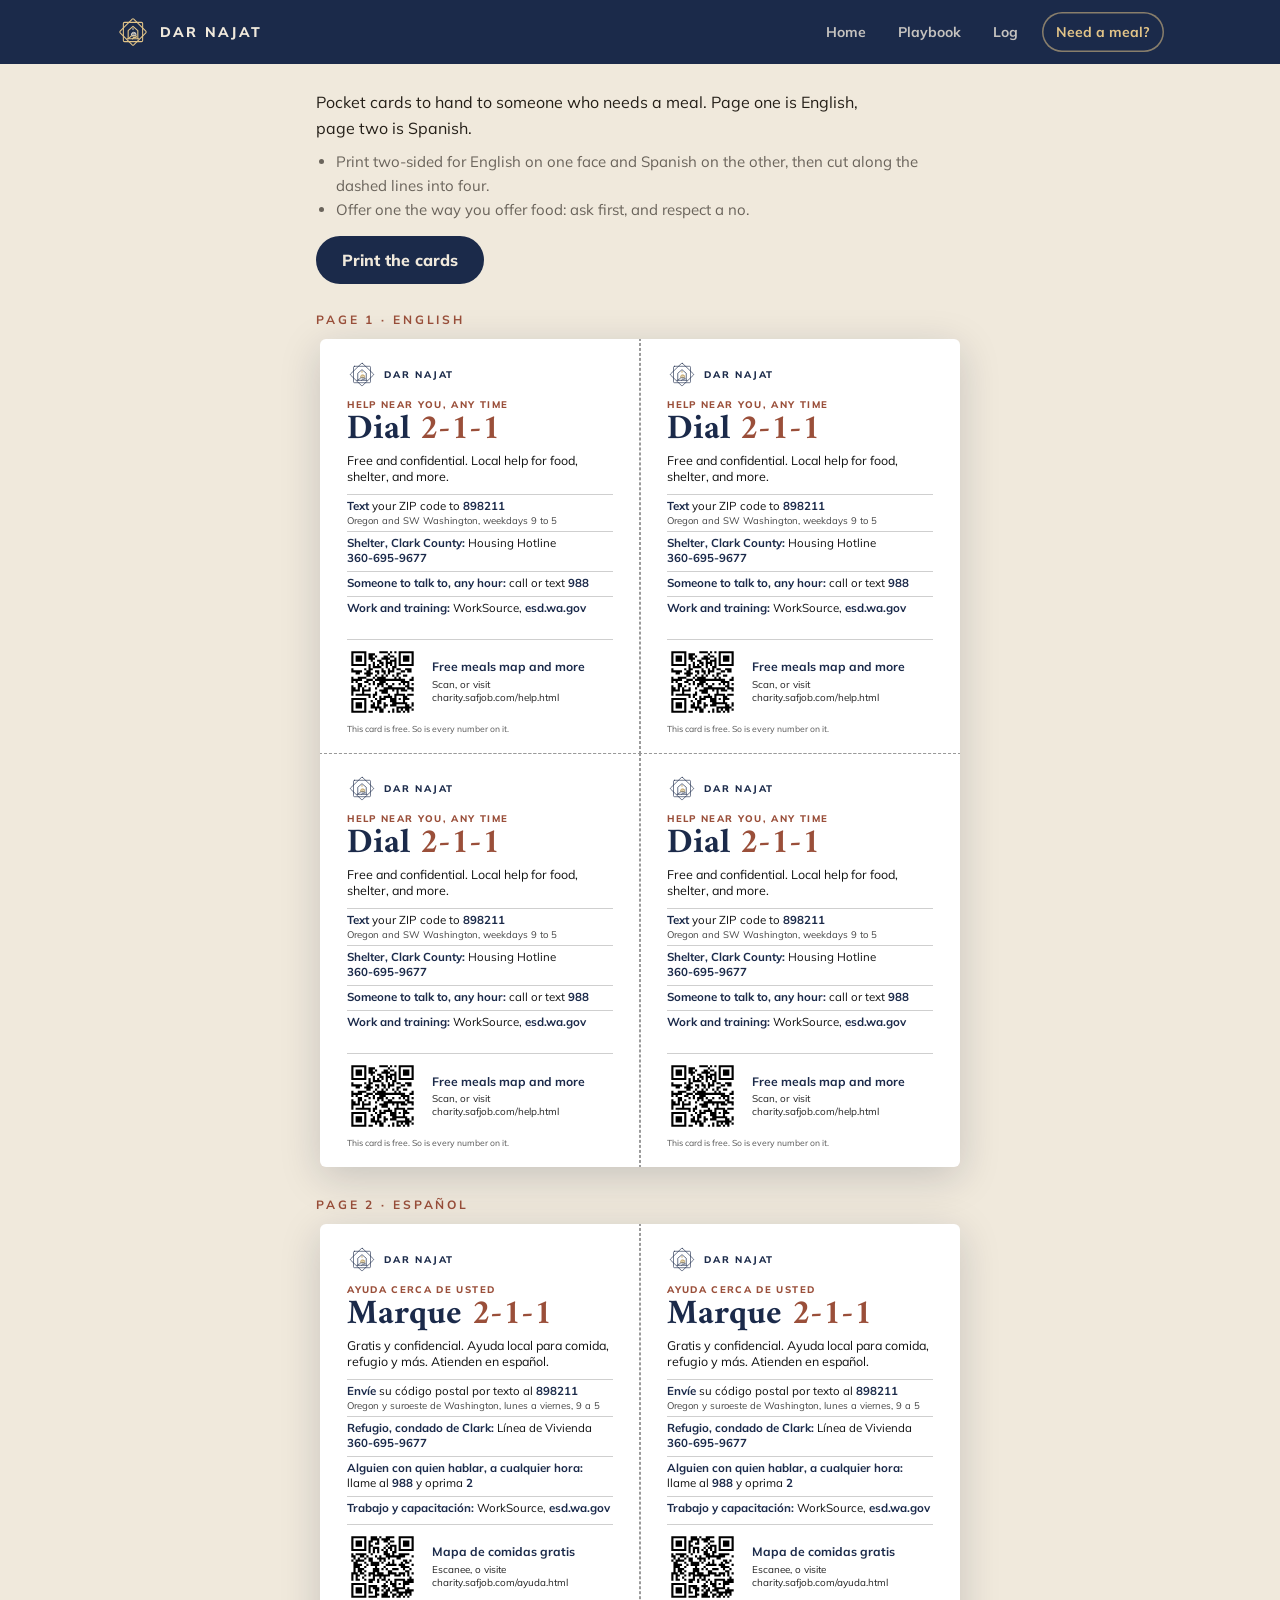
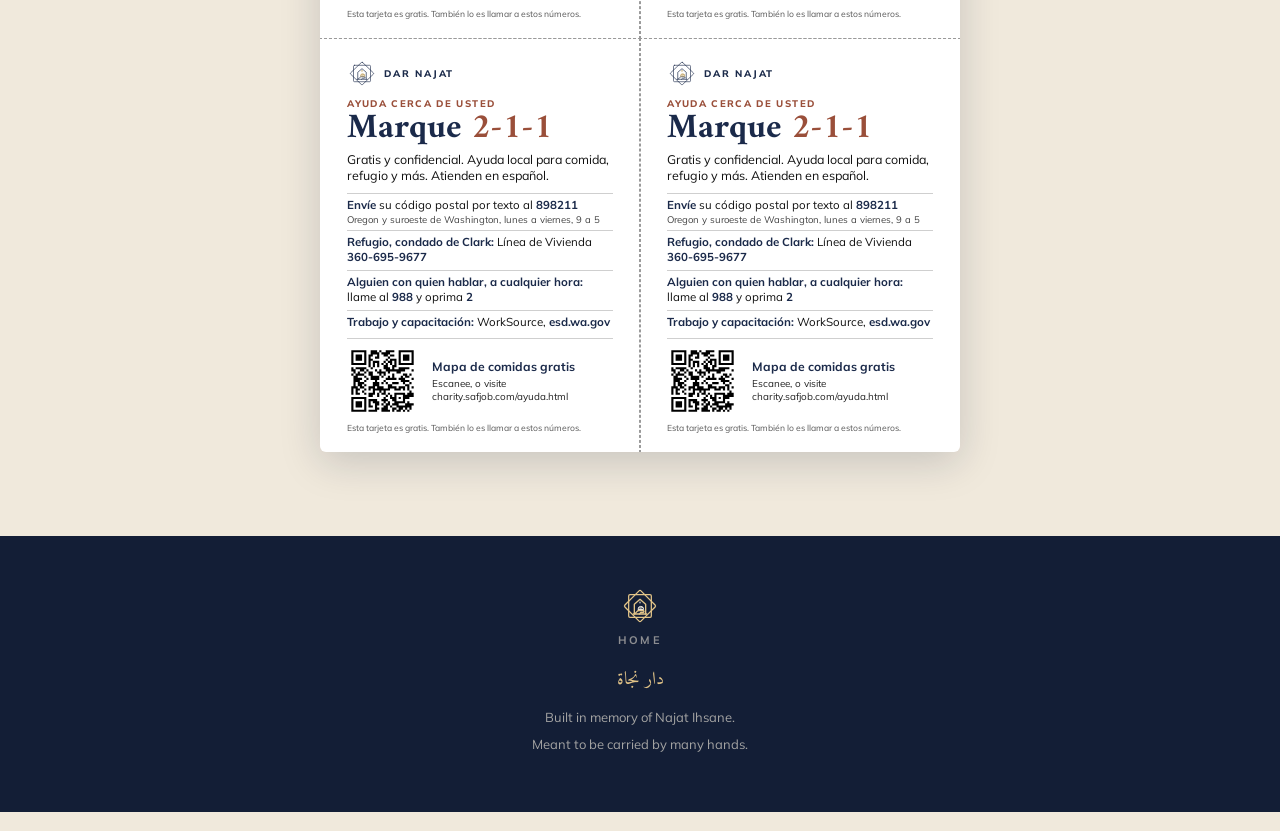
<file: handout.html>
<!DOCTYPE html>
<html lang="en">
<head>
<meta charset="UTF-8">
<meta name="viewport" content="width=device-width, initial-scale=1.0, viewport-fit=cover">
<title>Handout cards · Dar Najat</title>
<meta name="description" content="Printable pocket cards to hand to someone who needs a meal: 2-1-1, shelter, 988, and a code to the free meals page. English and Spanish.">
<meta name="theme-color" content="#1B2A4A">
<link rel="manifest" href="manifest.webmanifest">
<link rel="icon" href="favicon.svg" type="image/svg+xml">
<link rel="icon" href="favicon-32.png" sizes="32x32" type="image/png">
<link rel="apple-touch-icon" href="apple-touch-icon.png">
<link rel="preconnect" href="https://fonts.googleapis.com">
<link rel="preconnect" href="https://fonts.gstatic.com" crossorigin>
<link href="https://fonts.googleapis.com/css2?family=Amiri:ital,wght@0,400;0,700;1,400&family=Mulish:wght@400;600;700;800&display=swap" rel="stylesheet">
<link rel="stylesheet" href="site.css">
<style>
  .bar { display: flex; flex-wrap: wrap; gap: 14px 24px; align-items: center; justify-content: space-between; padding-block: 26px 18px; }
  .bar p { margin: 0; font-size: 16px; max-width: 56ch; }
  .bar ul { margin: 8px 0 0; padding-left: 20px; font-size: 15px; color: var(--muted); }
  .print-btn { font-family: var(--body); font-weight: 800; font-size: 16px; background: var(--navy); color: var(--ivory); border: 0; border-radius: 999px; padding: 14px 26px; cursor: pointer; }
  .print-btn:focus-visible { outline: 3px solid var(--navy); outline-offset: 3px; }
  .sheet-wrap { padding: 8px 0 56px; }
  .sheet { background: #fff; color: #111; box-shadow: 0 10px 40px rgba(19, 30, 54, 0.18); border-radius: 6px; margin: 0 auto 28px; container-type: inline-size; overflow: hidden; }
  .sheet-k { font-size: 12px; font-weight: 700; letter-spacing: 0.24em; text-transform: uppercase; color: var(--terra); margin: 0 0 10px; }
  .sheet { width: 100%; max-width: 640px; aspect-ratio: 8.5 / 11; display: grid; grid-template-columns: minmax(0, 1fr) minmax(0, 1fr); grid-template-rows: minmax(0, 1fr) minmax(0, 1fr); }
  .hc { overflow: hidden; padding: 3.2cqw 4.2cqw 2.6cqw; display: flex; flex-direction: column; border: 0.18cqw dashed #9a9a9a; margin: -0.09cqw; min-width: 0; }
  .hc-brand { display: flex; align-items: center; gap: 1.2cqw; margin: 0 0 1.3cqw; }
  .hc-brand img { width: 4.6cqw; height: 4.6cqw; }
  .hc-brand span { font-weight: 800; font-size: 1.5cqw; letter-spacing: 0.18em; color: #1B2A4A; }
  .hc-k { font-size: 1.5cqw; font-weight: 800; letter-spacing: 0.14em; text-transform: uppercase; color: #9A4F3A; margin: 0; line-height: 1.3; }
  .hc-big { font-family: var(--display); font-weight: 700; font-size: 5.4cqw; line-height: 1.05; color: #1B2A4A; margin: 0.3cqw 0 0.5cqw; }
  .hc-big b { color: #9A4F3A; }
  .hc-lead { font-size: 1.95cqw; line-height: 1.35; margin: 0; color: #111; }
  .hc-list { list-style: none; margin: 1.3cqw 0 0; padding: 0; }
  .hc-list b { white-space: nowrap; }
  .hc-list li { font-size: 1.8cqw; line-height: 1.3; padding: 0.7cqw 0; border-top: 0.12cqw solid #cfcfcf; color: #111; }
  .hc-list li b { color: #1B2A4A; }
  .hc-list li span { display: block; font-size: 1.5cqw; color: #444; }
  .hc-qr { margin-top: auto; display: flex; align-items: center; gap: 2.2cqw; padding-top: 1cqw; border-top: 0.12cqw solid #cfcfcf; }
  .hc-qr img { width: 11cqw; height: 11cqw; display: block; flex: 0 0 auto; }
  .hc-qr p { margin: 0; font-size: 1.55cqw; line-height: 1.35; color: #222; overflow-wrap: anywhere; }
  .hc-qr p b { display: block; font-size: 1.9cqw; color: #1B2A4A; margin-bottom: 0.3cqw; }
  .hc-foot { font-size: 1.35cqw; color: #555; margin: 0.8cqw 0 0; }

  @page { size: letter; margin: 0; }
  @media print {
    html, body { background: #fff !important; height: auto; }
    body > *:not(.sheet-wrap) { display: none !important; }
    .sheet-wrap { padding: 0 !important; }
    .sheet-wrap .wrap { padding: 0 !important; max-width: none; }
    .sheet-k { display: none; }
    .sheet { box-shadow: none; border-radius: 0; max-width: none; width: 8.5in; height: 10.95in; aspect-ratio: auto; margin: 0; break-after: page; page-break-after: always; }
    .sheet:last-of-type { break-after: avoid; page-break-after: avoid; }
  }
</style>
</head>
<body id="top">

  <div class="topbar">
    <div class="wrap">
      <a class="brand" href="./"><img src="mark-small.svg" alt=""><span>DAR NAJAT</span></a>
      <nav class="nav" aria-label="Main">
        <a href="./"><svg viewBox="0 0 24 24" fill="none" stroke="currentColor" stroke-width="1.9" stroke-linecap="round" stroke-linejoin="round" aria-hidden="true"><path d="M4 11 12 4l8 7v8a1 1 0 0 1-1 1h-4v-6H9v6H5a1 1 0 0 1-1-1z"/></svg><span>Home</span></a>
        <a href="playbook.html"><svg viewBox="0 0 24 24" fill="none" stroke="currentColor" stroke-width="1.9" stroke-linecap="round" stroke-linejoin="round" aria-hidden="true"><path d="M5 4h10a3 3 0 0 1 3 3v13H8a3 3 0 0 1-3-3z"/><path d="M5 17a3 3 0 0 1 3-3h10"/></svg><span>Playbook</span></a>
        <a href="log.html"><svg viewBox="0 0 24 24" fill="none" stroke="currentColor" stroke-width="1.9" stroke-linecap="round" stroke-linejoin="round" aria-hidden="true"><path d="M5 20h14"/><path d="M7 16l9.5-9.5 3 3L10 19H7z"/></svg><span>Log</span></a>
        <a class="nav-help" href="help.html"><svg viewBox="0 0 24 24" fill="none" stroke="currentColor" stroke-width="1.9" stroke-linecap="round" stroke-linejoin="round" aria-hidden="true"><path d="M3 11h18a9 9 0 0 1-18 0z"/><path d="M9 20.5h6"/><path d="M9.5 3.5c0 1.6 1.2 1.6 1.2 3.2M13.5 3.5c0 1.6 1.2 1.6 1.2 3.2"/></svg><span>Need a meal?</span></a>
      </nav>
    </div>
  </div>

  <div class="wrap bar">
    <div>
      <p>Pocket cards to hand to someone who needs a meal. Page one is English, page two is Spanish.</p>
      <ul>
        <li>Print two-sided for English on one face and Spanish on the other, then cut along the dashed lines into four.</li>
        <li>Offer one the way you offer food: ask first, and respect a no.</li>
      </ul>
    </div>
    <button type="button" class="print-btn" id="print">Print the cards</button>
  </div>

  <div class="sheet-wrap">
    <div class="wrap">
      <p class="sheet-k">Page 1 · English</p>
      <article class="sheet" aria-label="Four handout cards in English">
          <div class="hc" lang="en">
            <p class="hc-brand"><img src="mark-on-ivory.svg" alt=""><span>DAR NAJAT</span></p>
            <p class="hc-k">Help near you, any time</p>
            <p class="hc-big">Dial <b>2-1-1</b></p>
            <p class="hc-lead">Free and confidential. Local help for food, shelter, and more.</p>
            <ul class="hc-list">
              <li><b>Text</b> your ZIP code to <b>898211</b> <span>Oregon and SW Washington, weekdays 9 to 5</span></li>
              <li><b>Shelter, Clark County:</b> Housing Hotline <b>360-695-9677</b></li>
              <li><b>Someone to talk to, any hour:</b> call or text <b>988</b></li>
              <li><b>Work and training:</b> WorkSource, <b>esd.wa.gov</b></li>
            </ul>
            <div class="hc-qr">
              <img src="qr-help.svg" alt="QR code linking to charity.safjob.com/help.html">
              <p><b>Free meals map and more</b>Scan, or visit<br>charity.safjob.com/help.html</p>
            </div>
            <p class="hc-foot">This card is free. So is every number on it.</p>
          </div>
          <div class="hc" lang="en">
            <p class="hc-brand"><img src="mark-on-ivory.svg" alt=""><span>DAR NAJAT</span></p>
            <p class="hc-k">Help near you, any time</p>
            <p class="hc-big">Dial <b>2-1-1</b></p>
            <p class="hc-lead">Free and confidential. Local help for food, shelter, and more.</p>
            <ul class="hc-list">
              <li><b>Text</b> your ZIP code to <b>898211</b> <span>Oregon and SW Washington, weekdays 9 to 5</span></li>
              <li><b>Shelter, Clark County:</b> Housing Hotline <b>360-695-9677</b></li>
              <li><b>Someone to talk to, any hour:</b> call or text <b>988</b></li>
              <li><b>Work and training:</b> WorkSource, <b>esd.wa.gov</b></li>
            </ul>
            <div class="hc-qr">
              <img src="qr-help.svg" alt="QR code linking to charity.safjob.com/help.html">
              <p><b>Free meals map and more</b>Scan, or visit<br>charity.safjob.com/help.html</p>
            </div>
            <p class="hc-foot">This card is free. So is every number on it.</p>
          </div>
          <div class="hc" lang="en">
            <p class="hc-brand"><img src="mark-on-ivory.svg" alt=""><span>DAR NAJAT</span></p>
            <p class="hc-k">Help near you, any time</p>
            <p class="hc-big">Dial <b>2-1-1</b></p>
            <p class="hc-lead">Free and confidential. Local help for food, shelter, and more.</p>
            <ul class="hc-list">
              <li><b>Text</b> your ZIP code to <b>898211</b> <span>Oregon and SW Washington, weekdays 9 to 5</span></li>
              <li><b>Shelter, Clark County:</b> Housing Hotline <b>360-695-9677</b></li>
              <li><b>Someone to talk to, any hour:</b> call or text <b>988</b></li>
              <li><b>Work and training:</b> WorkSource, <b>esd.wa.gov</b></li>
            </ul>
            <div class="hc-qr">
              <img src="qr-help.svg" alt="QR code linking to charity.safjob.com/help.html">
              <p><b>Free meals map and more</b>Scan, or visit<br>charity.safjob.com/help.html</p>
            </div>
            <p class="hc-foot">This card is free. So is every number on it.</p>
          </div>
          <div class="hc" lang="en">
            <p class="hc-brand"><img src="mark-on-ivory.svg" alt=""><span>DAR NAJAT</span></p>
            <p class="hc-k">Help near you, any time</p>
            <p class="hc-big">Dial <b>2-1-1</b></p>
            <p class="hc-lead">Free and confidential. Local help for food, shelter, and more.</p>
            <ul class="hc-list">
              <li><b>Text</b> your ZIP code to <b>898211</b> <span>Oregon and SW Washington, weekdays 9 to 5</span></li>
              <li><b>Shelter, Clark County:</b> Housing Hotline <b>360-695-9677</b></li>
              <li><b>Someone to talk to, any hour:</b> call or text <b>988</b></li>
              <li><b>Work and training:</b> WorkSource, <b>esd.wa.gov</b></li>
            </ul>
            <div class="hc-qr">
              <img src="qr-help.svg" alt="QR code linking to charity.safjob.com/help.html">
              <p><b>Free meals map and more</b>Scan, or visit<br>charity.safjob.com/help.html</p>
            </div>
            <p class="hc-foot">This card is free. So is every number on it.</p>
          </div>
      </article>
      <p class="sheet-k">Page 2 · Español</p>
      <article class="sheet" aria-label="Four handout cards in Spanish">
          <div class="hc" lang="es">
            <p class="hc-brand"><img src="mark-on-ivory.svg" alt=""><span>DAR NAJAT</span></p>
            <p class="hc-k">Ayuda cerca de usted</p>
            <p class="hc-big">Marque <b>2-1-1</b></p>
            <p class="hc-lead">Gratis y confidencial. Ayuda local para comida, refugio y más. Atienden en español.</p>
            <ul class="hc-list">
              <li><b>Envíe</b> su código postal por texto al <b>898211</b> <span>Oregon y suroeste de Washington, lunes a viernes, 9 a 5</span></li>
              <li><b>Refugio, condado de Clark:</b> Línea de Vivienda <b>360-695-9677</b></li>
              <li><b>Alguien con quien hablar, a cualquier hora:</b> llame al <b>988</b> y oprima <b>2</b></li>
              <li><b>Trabajo y capacitación:</b> WorkSource, <b>esd.wa.gov</b></li>
            </ul>
            <div class="hc-qr">
              <img src="qr-ayuda.svg" alt="Código QR que abre charity.safjob.com/ayuda.html">
              <p><b>Mapa de comidas gratis</b>Escanee, o visite<br>charity.safjob.com/ayuda.html</p>
            </div>
            <p class="hc-foot">Esta tarjeta es gratis. También lo es llamar a estos números.</p>
          </div>
          <div class="hc" lang="es">
            <p class="hc-brand"><img src="mark-on-ivory.svg" alt=""><span>DAR NAJAT</span></p>
            <p class="hc-k">Ayuda cerca de usted</p>
            <p class="hc-big">Marque <b>2-1-1</b></p>
            <p class="hc-lead">Gratis y confidencial. Ayuda local para comida, refugio y más. Atienden en español.</p>
            <ul class="hc-list">
              <li><b>Envíe</b> su código postal por texto al <b>898211</b> <span>Oregon y suroeste de Washington, lunes a viernes, 9 a 5</span></li>
              <li><b>Refugio, condado de Clark:</b> Línea de Vivienda <b>360-695-9677</b></li>
              <li><b>Alguien con quien hablar, a cualquier hora:</b> llame al <b>988</b> y oprima <b>2</b></li>
              <li><b>Trabajo y capacitación:</b> WorkSource, <b>esd.wa.gov</b></li>
            </ul>
            <div class="hc-qr">
              <img src="qr-ayuda.svg" alt="Código QR que abre charity.safjob.com/ayuda.html">
              <p><b>Mapa de comidas gratis</b>Escanee, o visite<br>charity.safjob.com/ayuda.html</p>
            </div>
            <p class="hc-foot">Esta tarjeta es gratis. También lo es llamar a estos números.</p>
          </div>
          <div class="hc" lang="es">
            <p class="hc-brand"><img src="mark-on-ivory.svg" alt=""><span>DAR NAJAT</span></p>
            <p class="hc-k">Ayuda cerca de usted</p>
            <p class="hc-big">Marque <b>2-1-1</b></p>
            <p class="hc-lead">Gratis y confidencial. Ayuda local para comida, refugio y más. Atienden en español.</p>
            <ul class="hc-list">
              <li><b>Envíe</b> su código postal por texto al <b>898211</b> <span>Oregon y suroeste de Washington, lunes a viernes, 9 a 5</span></li>
              <li><b>Refugio, condado de Clark:</b> Línea de Vivienda <b>360-695-9677</b></li>
              <li><b>Alguien con quien hablar, a cualquier hora:</b> llame al <b>988</b> y oprima <b>2</b></li>
              <li><b>Trabajo y capacitación:</b> WorkSource, <b>esd.wa.gov</b></li>
            </ul>
            <div class="hc-qr">
              <img src="qr-ayuda.svg" alt="Código QR que abre charity.safjob.com/ayuda.html">
              <p><b>Mapa de comidas gratis</b>Escanee, o visite<br>charity.safjob.com/ayuda.html</p>
            </div>
            <p class="hc-foot">Esta tarjeta es gratis. También lo es llamar a estos números.</p>
          </div>
          <div class="hc" lang="es">
            <p class="hc-brand"><img src="mark-on-ivory.svg" alt=""><span>DAR NAJAT</span></p>
            <p class="hc-k">Ayuda cerca de usted</p>
            <p class="hc-big">Marque <b>2-1-1</b></p>
            <p class="hc-lead">Gratis y confidencial. Ayuda local para comida, refugio y más. Atienden en español.</p>
            <ul class="hc-list">
              <li><b>Envíe</b> su código postal por texto al <b>898211</b> <span>Oregon y suroeste de Washington, lunes a viernes, 9 a 5</span></li>
              <li><b>Refugio, condado de Clark:</b> Línea de Vivienda <b>360-695-9677</b></li>
              <li><b>Alguien con quien hablar, a cualquier hora:</b> llame al <b>988</b> y oprima <b>2</b></li>
              <li><b>Trabajo y capacitación:</b> WorkSource, <b>esd.wa.gov</b></li>
            </ul>
            <div class="hc-qr">
              <img src="qr-ayuda.svg" alt="Código QR que abre charity.safjob.com/ayuda.html">
              <p><b>Mapa de comidas gratis</b>Escanee, o visite<br>charity.safjob.com/ayuda.html</p>
            </div>
            <p class="hc-foot">Esta tarjeta es gratis. También lo es llamar a estos números.</p>
          </div>
      </article>
    </div>
  </div>

  <footer>
    <a class="home-link" href="./" aria-label="Home"><img src="mark-small.svg" alt=""><span>Home</span></a>
    <p class="ar" lang="ar" dir="rtl">دار نجاة</p>
    <p>Built in memory of Najat Ihsane.</p>
    <p>Meant to be carried by many hands.</p>
  </footer>

  <script>document.getElementById("print").addEventListener("click", function () { window.print(); });</script>
  <script src="ptr.js"></script>
</body>
</html>
</file>
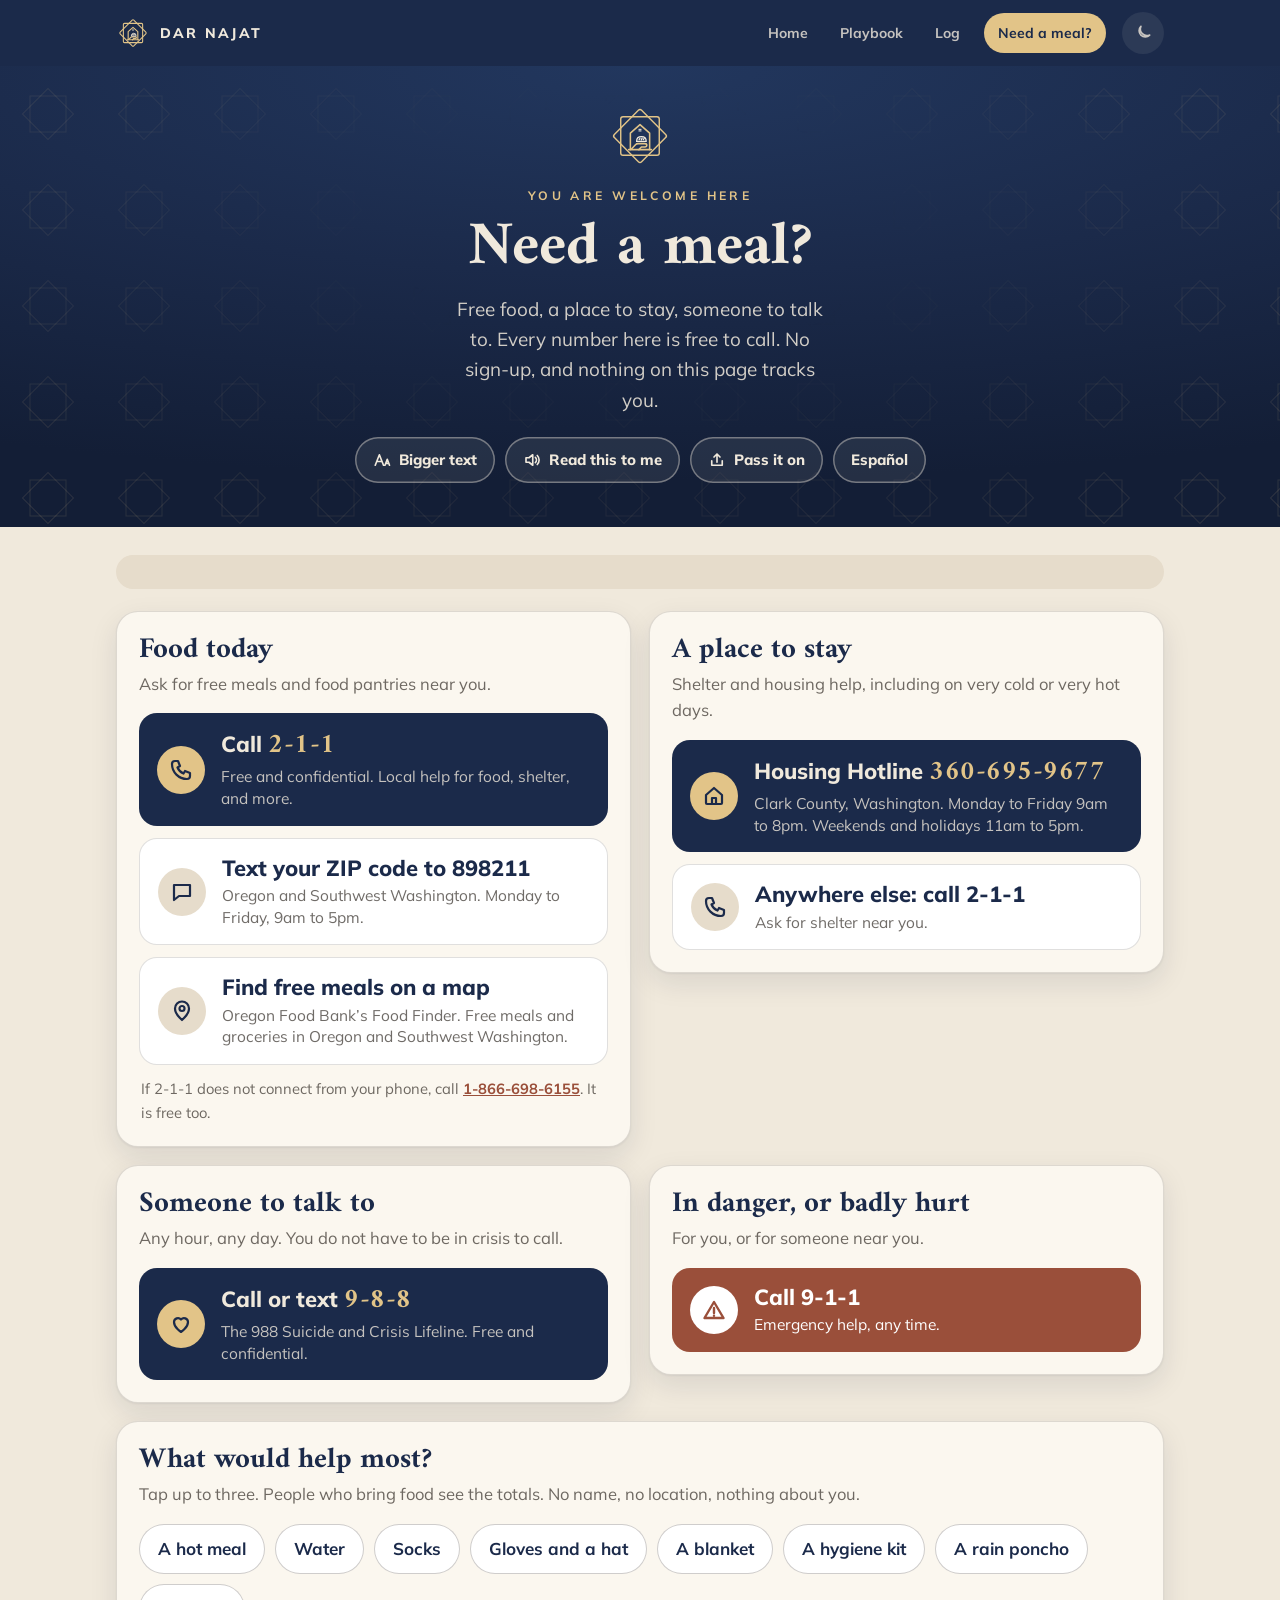
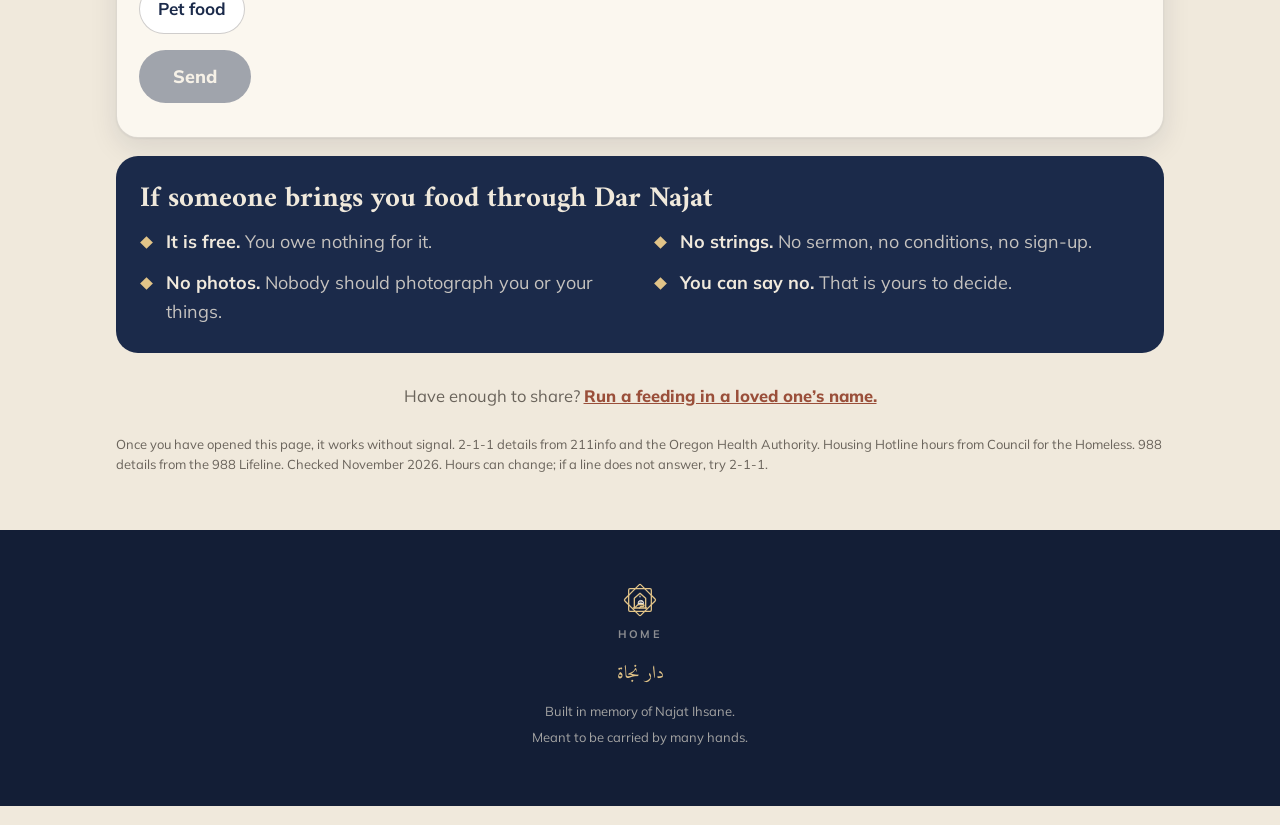
<file: help.html>
<!DOCTYPE html>
<html lang="en">
<head>
<meta charset="UTF-8">
<meta name="viewport" content="width=device-width, initial-scale=1.0, viewport-fit=cover">
<title>Need a meal? · Dar Najat</title>
<meta name="description" content="Free food, shelter, and someone to talk to, today. Phone numbers that are free to call. No sign-up, nothing tracked.">
<meta name="theme-color" content="#1B2A4A">
<link rel="manifest" href="manifest.webmanifest">
<meta name="mobile-web-app-capable" content="yes">
<meta name="apple-mobile-web-app-capable" content="yes">
<meta name="apple-mobile-web-app-title" content="Dar Najat">
<meta name="apple-mobile-web-app-status-bar-style" content="black-translucent">
<link rel="icon" href="favicon.svg" type="image/svg+xml">
<link rel="icon" href="favicon-32.png" sizes="32x32" type="image/png">
<link rel="apple-touch-icon" href="apple-touch-icon.png">
<meta property="og:type" content="website">
<meta property="og:url" content="https://charity.safjob.com/">
<meta property="og:title" content="Dar Najat · Feed someone in a loved one’s name">
<meta property="og:description" content="A house built in memory of Najat Ihsane. Run a feeding for someone without a home, in a loved one’s name.">
<meta property="og:image" content="https://charity.safjob.com/og.png">
<meta property="og:image:width" content="1200">
<meta property="og:image:height" content="630">
<meta name="twitter:card" content="summary_large_image">
<meta name="twitter:title" content="Dar Najat · Feed someone in a loved one’s name">
<meta name="twitter:description" content="A house built in memory of Najat Ihsane. Run a feeding for someone without a home, in a loved one’s name.">
<meta name="twitter:image" content="https://charity.safjob.com/og.png">
<link rel="preconnect" href="https://fonts.googleapis.com">
<link rel="preconnect" href="https://fonts.gstatic.com" crossorigin>
<link href="https://fonts.googleapis.com/css2?family=Amiri:ital,wght@0,400;0,700;1,400&family=Mulish:wght@400;600;700;800&display=swap" rel="stylesheet">
<link rel="stylesheet" href="site.css">
<script>(function (d) { d.classList.add("js"); var t = null; try { t = localStorage.getItem("dn_theme"); if (localStorage.getItem("dn_big") === "1") d.classList.add("big"); } catch (e) {}
  if (t !== "light" && t !== "dark") t = window.matchMedia && matchMedia("(prefers-color-scheme: dark)").matches ? "dark" : "light"; d.setAttribute("data-theme", t); })(document.documentElement);</script>
<style>
  .hero { background: radial-gradient(120% 90% at 50% 0%, var(--navy-soft) 0%, var(--navy) 50%, var(--navy-deep) 100%); color: var(--ivory); padding: 36px 0 44px; text-align: center; }
  .hero .wrap { position: relative; z-index: 1; }
  .hero .mark { width: 68px; height: 68px; margin-bottom: 16px; }
  .eyebrow { font-size: 0.68em; font-weight: 700; letter-spacing: 0.28em; text-transform: uppercase; color: var(--gold); margin: 0 0 10px; }
  .hero h1 { font-family: var(--display); font-weight: 700; font-size: clamp(2.2em, 8vw, 3.4em); line-height: 1.05; margin: 0 0 14px; }
  .hero p.sub { color: rgba(240, 233, 220, 0.86); max-width: 34ch; margin: 0 auto; font-size: 1.05em; }
  .tools { display: flex; flex-wrap: wrap; justify-content: center; gap: 10px; margin-top: 22px; }
  .tool {
    font-family: var(--body); font-size: 0.83em; font-weight: 800; color: var(--ivory); cursor: pointer;
    background: rgba(240, 233, 220, 0.08); border: 0; box-shadow: inset 0 0 0 1.5px rgba(240, 233, 220, 0.4);
    border-radius: 999px; padding: 11px 18px; min-height: 46px; display: inline-flex; align-items: center; gap: 8px;
  }
  .tool[aria-pressed="true"] { background: var(--gold); color: var(--navy); box-shadow: none; }
  .tool:focus-visible { outline: 3px solid var(--gold); outline-offset: 2px; }
  .tool svg { width: 18px; height: 18px; }
  a.tool { text-decoration: none; }
  .ask-lead { margin-bottom: 14px; }

  main { padding: 28px 0 56px; }
  .wx { border-radius: 18px; padding: 16px 20px; margin-bottom: 22px; display: grid; gap: 2px; }
  .wx.off { background: var(--card-2); }
  .wx.on { background: var(--terra); color: #fff; }
  .wx .k { font-size: 0.68em; font-weight: 800; letter-spacing: 0.2em; text-transform: uppercase; opacity: 0.85; }
  .wx .v { font-weight: 700; line-height: 1.4; }

  .grid { display: grid; gap: 18px; }
  @media (min-width: 860px) { .grid { grid-template-columns: 1fr 1fr; align-items: start; } .grid .span { grid-column: 1 / -1; } }
  .block { background: var(--card); border: 1px solid var(--line); border-radius: 22px; padding: 22px; box-shadow: var(--shadow); }
  .block h2 { font-family: var(--display); font-weight: 700; font-size: 1.6em; line-height: 1.15; color: var(--heading); margin: 0 0 4px; }
  .block .lead { color: var(--muted); font-size: 0.92em; margin: 0 0 16px; }
  .act {
    display: grid; grid-template-columns: auto 1fr; align-items: center; gap: 4px 16px; text-decoration: none;
    border-radius: 18px; padding: 16px 18px; margin-top: 12px; min-height: 76px;
    transition: transform 0.25s var(--ease), box-shadow 0.25s var(--ease);
  }
  .act:active { transform: scale(0.985); }
  @media (hover: hover) { .act:hover { transform: translateY(-2px); box-shadow: var(--shadow-lift); } }
  .act:focus-visible { outline: 3px solid var(--accent); outline-offset: 3px; }
  .act .ic { grid-row: 1 / span 2; width: 48px; height: 48px; border-radius: 50%; display: grid; place-items: center; }
  .act .ic svg { width: 24px; height: 24px; }
  .act .big { font-weight: 800; font-size: 1.22em; line-height: 1.2; }
  .act .big b { font-family: var(--display); font-size: 1.25em; letter-spacing: 0.02em; }
  .act .sm { font-size: 0.86em; line-height: 1.4; }
  .act.primary { background: var(--navy); color: var(--ivory); }
  .act.primary .ic { background: var(--gold); color: var(--navy); }
  .act.primary .sm { color: var(--on-navy); }
  .act.primary .big b { color: var(--gold); }
  .act.plain { background: var(--input); color: var(--ink); border: 1px solid var(--line); }
  .act.plain .ic { background: var(--card-2); color: var(--heading); }
  .act.plain .big { color: var(--heading); }
  .act.plain .sm { color: var(--muted); }
  .act.urgent { background: var(--terra); color: #fff; }
  .act.urgent .ic { background: #fff; color: var(--terra); }
  .fine { font-size: 0.82em; color: var(--muted); margin: 12px 2px 0; }
  .fine a { font-weight: 700; }

  .promise { background: var(--navy); color: var(--ivory); border-radius: 22px; padding: 26px 24px; }
  .promise h2 { font-family: var(--display); font-weight: 700; font-size: 1.6em; line-height: 1.2; margin: 0 0 12px; color: var(--ivory); }
  .promise ul { list-style: none; margin: 0; padding: 0; display: grid; gap: 10px; }
  @media (min-width: 700px) { .promise ul { grid-template-columns: 1fr 1fr; gap: 12px 28px; } }
  .promise li { padding-left: 26px; position: relative; color: var(--on-navy); }
  .promise li::before { content: ""; position: absolute; left: 2px; top: 0.55em; width: 9px; height: 9px; background: var(--gold); transform: rotate(45deg); }
  .promise li b { color: var(--ivory); }
  .src { font-size: 0.72em; color: var(--muted); margin: 26px 0 0; line-height: 1.5; }
  .giver { text-align: center; margin: 30px 0 0; font-size: 0.92em; color: var(--muted); }
  .giver a { font-weight: 800; }
</style>
</head>
<body id="top">

  <div class="topbar">
    <div class="wrap">
      <a class="brand" href="./"><img src="mark-small.svg" alt=""><span>DAR NAJAT</span></a>
      <nav class="nav" aria-label="Main">
        <a href="./"><svg viewBox="0 0 24 24" fill="none" stroke="currentColor" stroke-width="1.9" stroke-linecap="round" stroke-linejoin="round" aria-hidden="true"><path d="M4 11 12 4l8 7v8a1 1 0 0 1-1 1h-4v-6H9v6H5a1 1 0 0 1-1-1z"/></svg><span>Home</span></a>
        <a href="playbook.html"><svg viewBox="0 0 24 24" fill="none" stroke="currentColor" stroke-width="1.9" stroke-linecap="round" stroke-linejoin="round" aria-hidden="true"><path d="M5 4h10a3 3 0 0 1 3 3v13H8a3 3 0 0 1-3-3z"/><path d="M5 17a3 3 0 0 1 3-3h10"/></svg><span>Playbook</span></a>
        <a href="log.html"><svg viewBox="0 0 24 24" fill="none" stroke="currentColor" stroke-width="1.9" stroke-linecap="round" stroke-linejoin="round" aria-hidden="true"><path d="M5 20h14"/><path d="M7 16l9.5-9.5 3 3L10 19H7z"/></svg><span>Log</span></a>
        <a class="nav-help" href="help.html" aria-current="page"><svg viewBox="0 0 24 24" fill="none" stroke="currentColor" stroke-width="1.9" stroke-linecap="round" stroke-linejoin="round" aria-hidden="true"><path d="M3 11h18a9 9 0 0 1-18 0z"/><path d="M9 20.5h6"/><path d="M9.5 3.5c0 1.6 1.2 1.6 1.2 3.2M13.5 3.5c0 1.6 1.2 1.6 1.2 3.2"/></svg><span>Need a meal?</span></a>
      </nav>
      <button type="button" class="theme-btn" id="theme-btn" aria-label="Switch to dark mode">
        <svg class="i-moon" viewBox="0 0 24 24" fill="none" stroke="currentColor" stroke-width="2" stroke-linecap="round" stroke-linejoin="round" aria-hidden="true"><path d="M20 14.500A8 8 0 0 1 9.500 4a7 7 0 1 0 10.500 10.500z"/></svg>
        <svg class="i-sun" viewBox="0 0 24 24" fill="none" stroke="currentColor" stroke-width="2" stroke-linecap="round" stroke-linejoin="round" aria-hidden="true"><circle cx="12" cy="12" r="4"/><path d="M12 2.500v2M12 19.500v2M2.500 12h2M19.500 12h2M5.300 5.300l1.400 1.400M17.300 17.300l1.400 1.400M5.300 18.700l1.400-1.400M17.300 6.700l1.400-1.400"/></svg>
      </button>
    </div>
  </div>

  <header class="hero">
    <div class="wrap">
      <img class="mark" src="mark-on-navy.svg" alt="">
      <p class="eyebrow">You are welcome here</p>
      <h1>Need a meal?</h1>
      <p class="sub">Free food, a place to stay, someone to talk to. Every number here is free to call. No sign-up, and nothing on this page tracks you.</p>
      <div class="tools">
        <button type="button" class="tool" id="t-big" aria-pressed="false"><svg viewBox="0 0 24 24" fill="none" stroke="currentColor" stroke-width="2.2" stroke-linecap="round" stroke-linejoin="round" aria-hidden="true"><path d="M3 19 8.5 5 14 19M5 14h7M16 19l3-8 3 8M17 16.5h4"/></svg>Bigger text</button>
        <button type="button" class="tool" id="t-read" aria-pressed="false" hidden><svg viewBox="0 0 24 24" fill="none" stroke="currentColor" stroke-width="2.2" stroke-linecap="round" stroke-linejoin="round" aria-hidden="true"><path d="M4 9v6h4l5 4V5L8 9z"/><path d="M16.5 8.5a5 5 0 0 1 0 7M19 6a8.5 8.5 0 0 1 0 12"/></svg><span>Read this to me</span></button>
        <button type="button" class="tool" id="t-share"><svg viewBox="0 0 24 24" fill="none" stroke="currentColor" stroke-width="2.2" stroke-linecap="round" stroke-linejoin="round" aria-hidden="true"><path d="M12 15V4M8 8l4-4 4 4M5 13v6h14v-6"/></svg><span>Pass it on</span></button>
        <a class="tool" id="t-lang" href="ayuda.html" lang="es" hreflang="es">Español</a>
      </div>
    </div>
  </header>

  <main id="read">
    <div class="wrap wide">

      <div class="wx off" id="wx" aria-live="polite" hidden>
        <span class="k"></span><span class="v"></span>
      </div>

      <div class="grid">

        <section class="block span" id="coming" hidden aria-labelledby="h-coming">
          <h2 id="h-coming">Meals coming up</h2>
          <p class="lead">Neighbors who plan to bring food. Plans can change, so take these as likely, not promised.</p>
          <ul class="plans" id="plans"></ul>
        </section>

        <section class="block reveal" aria-labelledby="h-food">
          <h2 id="h-food">Food today</h2>
          <p class="lead">Ask for free meals and food pantries near you.</p>
          <a class="act primary" href="tel:211">
            <span class="ic"><svg viewBox="0 0 24 24" fill="none" stroke="currentColor" stroke-width="2.2" stroke-linecap="round" stroke-linejoin="round" aria-hidden="true"><path d="M6 3h3l2 5-2.5 1.5a11 11 0 0 0 6 6L16 13l5 2v3a3 3 0 0 1-3 3A15 15 0 0 1 3 6a3 3 0 0 1 3-3z"/></svg></span>
            <span class="big">Call <b>2-1-1</b></span>
            <span class="sm">Free and confidential. Local help for food, shelter, and more.</span>
          </a>
          <a class="act plain" href="sms:898211">
            <span class="ic"><svg viewBox="0 0 24 24" fill="none" stroke="currentColor" stroke-width="2.2" stroke-linecap="round" stroke-linejoin="round" aria-hidden="true"><path d="M4 5h16v11H9l-5 4z"/></svg></span>
            <span class="big">Text your ZIP code to 898211</span>
            <span class="sm">Oregon and Southwest Washington. Monday to Friday, 9am to 5pm.</span>
          </a>
          <a class="act plain" href="https://foodfinder.oregonfoodbank.org/" rel="noopener">
            <span class="ic"><svg viewBox="0 0 24 24" fill="none" stroke="currentColor" stroke-width="2.2" stroke-linecap="round" stroke-linejoin="round" aria-hidden="true"><path d="M12 21s7-6.2 7-11.5A7 7 0 0 0 5 9.500C5 14.800 12 21 12 21z"/><circle cx="12" cy="9.500" r="2.500"/></svg></span>
            <span class="big">Find free meals on a map</span>
            <span class="sm">Oregon Food Bank’s Food Finder. Free meals and groceries in Oregon and Southwest Washington.</span>
          </a>
          <p class="fine">If 2-1-1 does not connect from your phone, call <a href="tel:+18666986155">1-866-698-6155</a>. It is free too.</p>
        </section>

        <section class="block reveal" aria-labelledby="h-stay">
          <h2 id="h-stay">A place to stay</h2>
          <p class="lead">Shelter and housing help, including on very cold or very hot days.</p>
          <a class="act primary" href="tel:+13606959677">
            <span class="ic"><svg viewBox="0 0 24 24" fill="none" stroke="currentColor" stroke-width="2.2" stroke-linecap="round" stroke-linejoin="round" aria-hidden="true"><path d="M4 11 12 4l8 7v8a1 1 0 0 1-1 1H5a1 1 0 0 1-1-1z"/><path d="M10 20v-6h4v6"/></svg></span>
            <span class="big">Housing Hotline <b>360-695-9677</b></span>
            <span class="sm">Clark County, Washington. Monday to Friday 9am to 8pm. Weekends and holidays 11am to 5pm.</span>
          </a>
          <a class="act plain" href="tel:211">
            <span class="ic"><svg viewBox="0 0 24 24" fill="none" stroke="currentColor" stroke-width="2.2" stroke-linecap="round" stroke-linejoin="round" aria-hidden="true"><path d="M6 3h3l2 5-2.5 1.5a11 11 0 0 0 6 6L16 13l5 2v3a3 3 0 0 1-3 3A15 15 0 0 1 3 6a3 3 0 0 1 3-3z"/></svg></span>
            <span class="big">Anywhere else: call 2-1-1</span>
            <span class="sm">Ask for shelter near you.</span>
          </a>
        </section>

        <section class="block reveal" aria-labelledby="h-talk">
          <h2 id="h-talk">Someone to talk to</h2>
          <p class="lead">Any hour, any day. You do not have to be in crisis to call.</p>
          <a class="act primary" href="tel:988">
            <span class="ic"><svg viewBox="0 0 24 24" fill="none" stroke="currentColor" stroke-width="2.2" stroke-linecap="round" stroke-linejoin="round" aria-hidden="true"><path d="M12 20s-7-4.400-7-10a4 4 0 0 1 7-2.500A4 4 0 0 1 19 10c0 5.600-7 10-7 10z"/></svg></span>
            <span class="big">Call or text <b>9-8-8</b></span>
            <span class="sm">The 988 Suicide and Crisis Lifeline. Free and confidential.</span>
          </a>
        </section>

        <section class="block reveal" aria-labelledby="h-911">
          <h2 id="h-911">In danger, or badly hurt</h2>
          <p class="lead">For you, or for someone near you.</p>
          <a class="act urgent" href="tel:911">
            <span class="ic"><svg viewBox="0 0 24 24" fill="none" stroke="currentColor" stroke-width="2.4" stroke-linecap="round" stroke-linejoin="round" aria-hidden="true"><path d="M12 4 2.500 20h19z"/><path d="M12 10v5M12 17.600v.2"/></svg></span>
            <span class="big">Call 9-1-1</span>
            <span class="sm">Emergency help, any time.</span>
          </a>
        </section>

        <section class="block span reveal" id="ask" aria-labelledby="h-ask">
          <h2 id="h-ask">What would help most?</h2>
          <p class="lead ask-lead">Tap up to three. People who bring food see the totals. No name, no location, nothing about you.</p>
          <div class="chips" id="chips"></div>
          <button type="button" class="send" id="ask-send" disabled>Send</button>
          <p class="fine" id="ask-status" aria-live="polite"></p>
          <p class="tally-k" id="tally-k" hidden></p>
          <div class="tally" id="tally" hidden></div>
        </section>

        <section class="promise span reveal" aria-labelledby="h-promise">
          <h2 id="h-promise">If someone brings you food through Dar Najat</h2>
          <ul>
            <li><b>It is free.</b> You owe nothing for it.</li>
            <li><b>No strings.</b> No sermon, no conditions, no sign-up.</li>
            <li><b>No photos.</b> Nobody should photograph you or your things.</li>
            <li><b>You can say no.</b> That is yours to decide.</li>
          </ul>
        </section>

      </div>

      <p class="giver">Have enough to share? <a href="playbook.html">Run a feeding in a loved one’s name.</a></p>
      <p class="src">Once you have opened this page, it works without signal. 2-1-1 details from 211info and the Oregon Health Authority. Housing Hotline hours from Council for the Homeless. 988 details from the 988 Lifeline. Checked November 2026. Hours can change; if a line does not answer, try 2-1-1.</p>
    </div>
  </main>

  <footer>
    <a class="home-link" href="./" aria-label="Home"><img src="mark-small.svg" alt=""><span>Home</span></a>
    <p class="ar" lang="ar" dir="rtl">دار نجاة</p>
    <p>Built in memory of Najat Ihsane.</p>
    <p>Meant to be carried by many hands.</p>
  </footer>

  <script src="site.js"></script>
  <script src="db.js"></script>
  <script src="help.js"></script>
  <script src="ptr.js"></script>
</body>
</html>
</file>
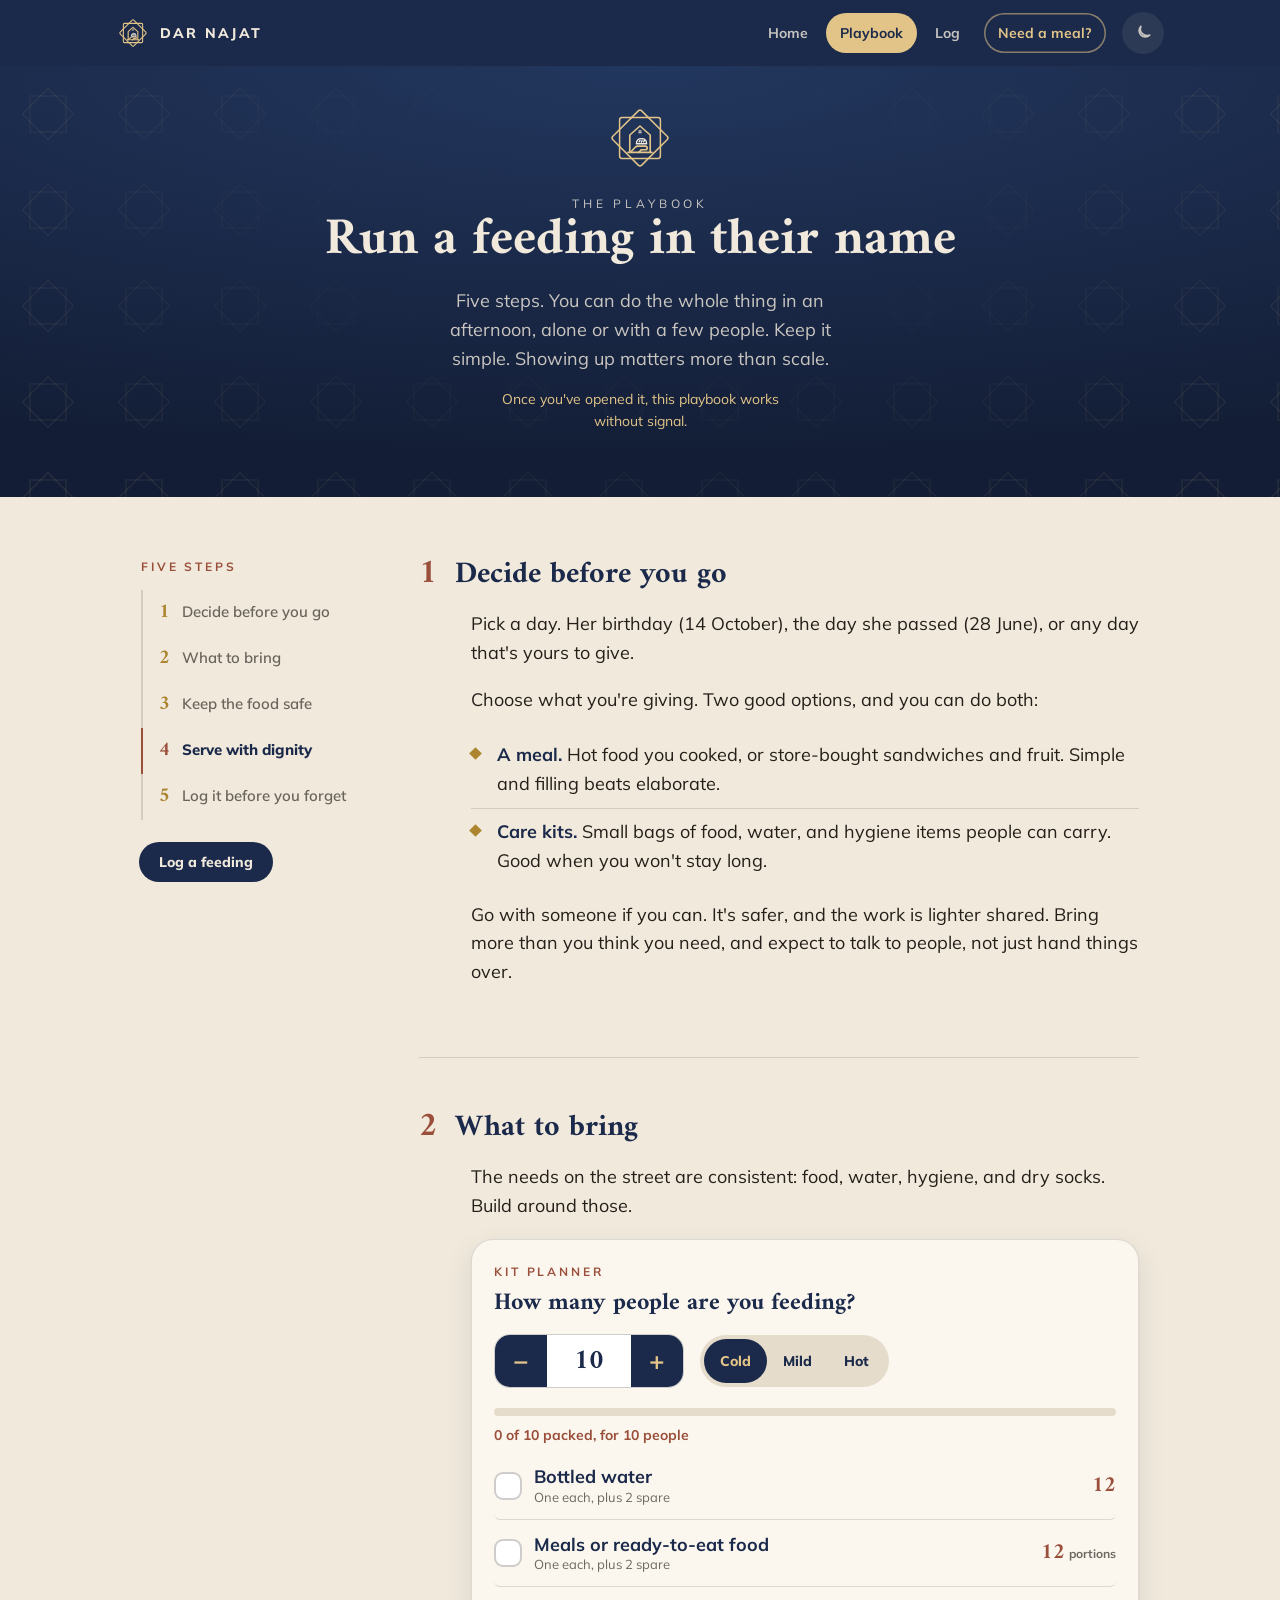
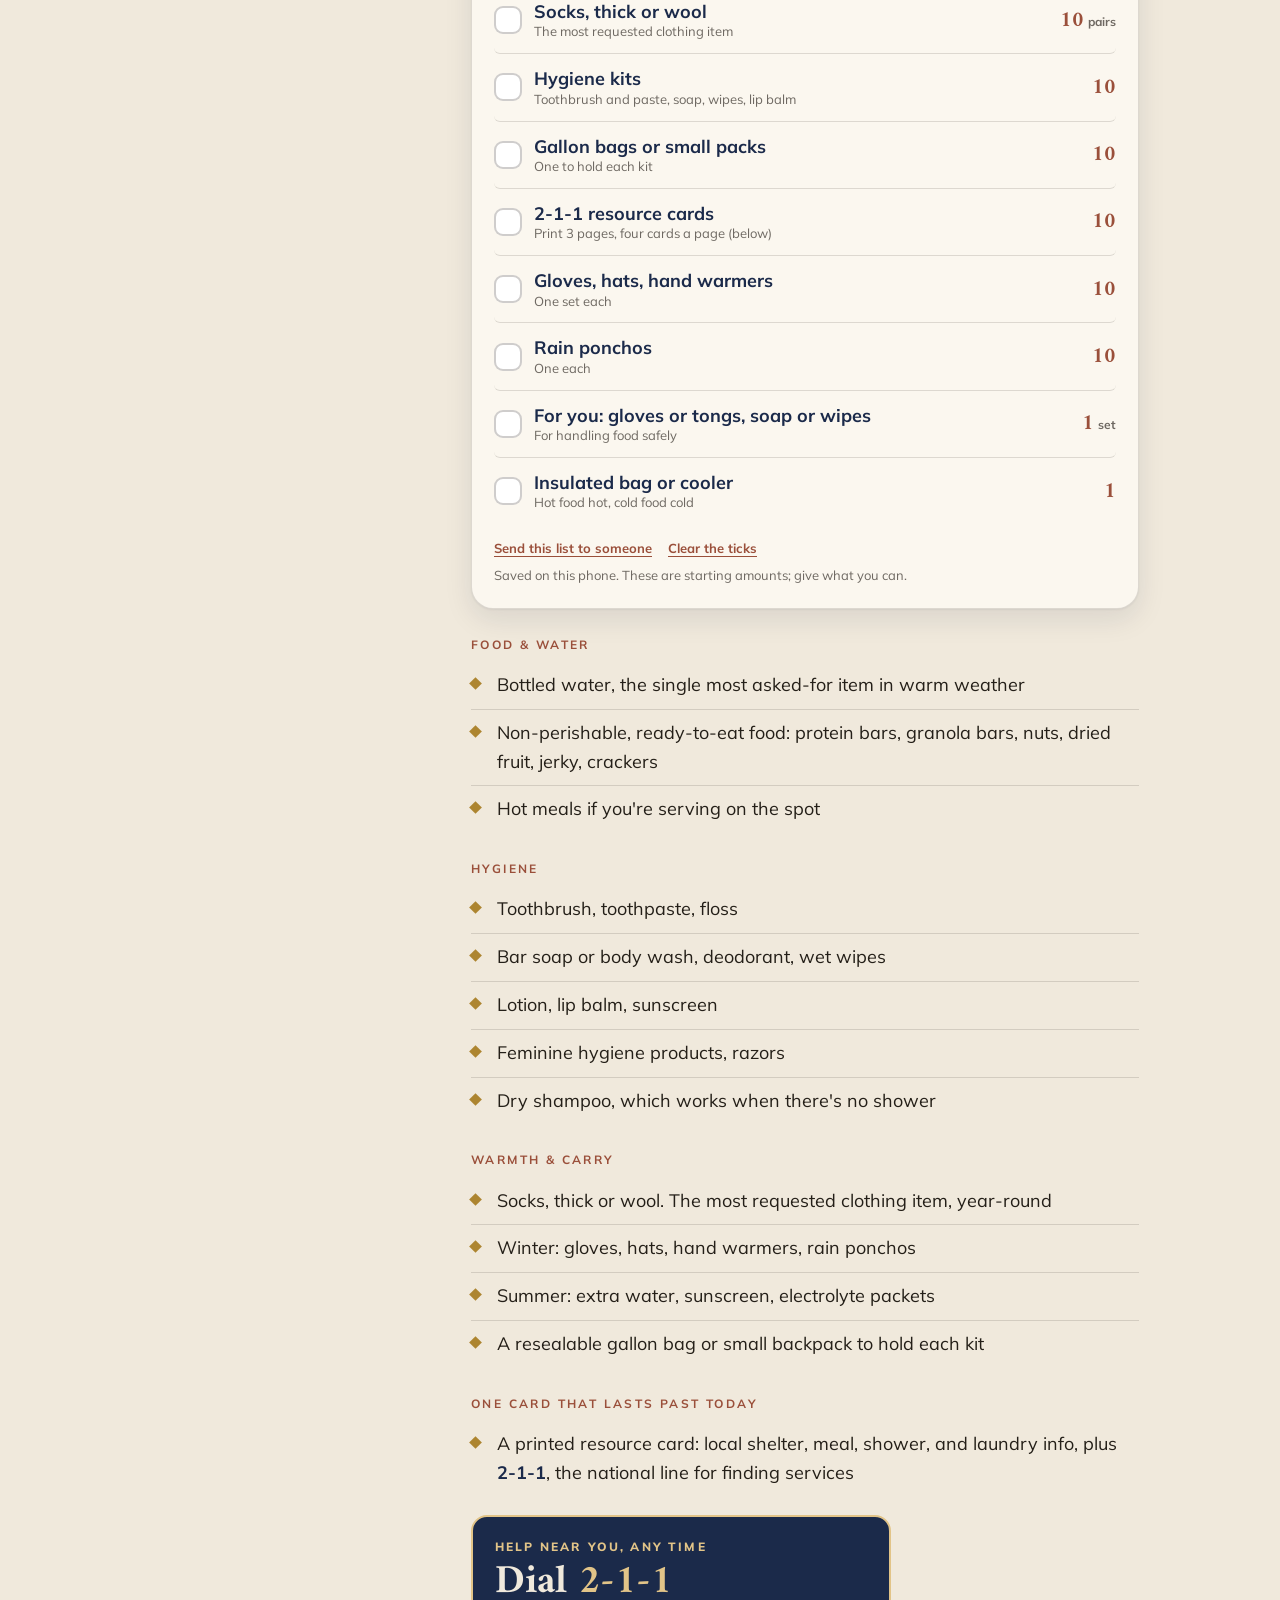
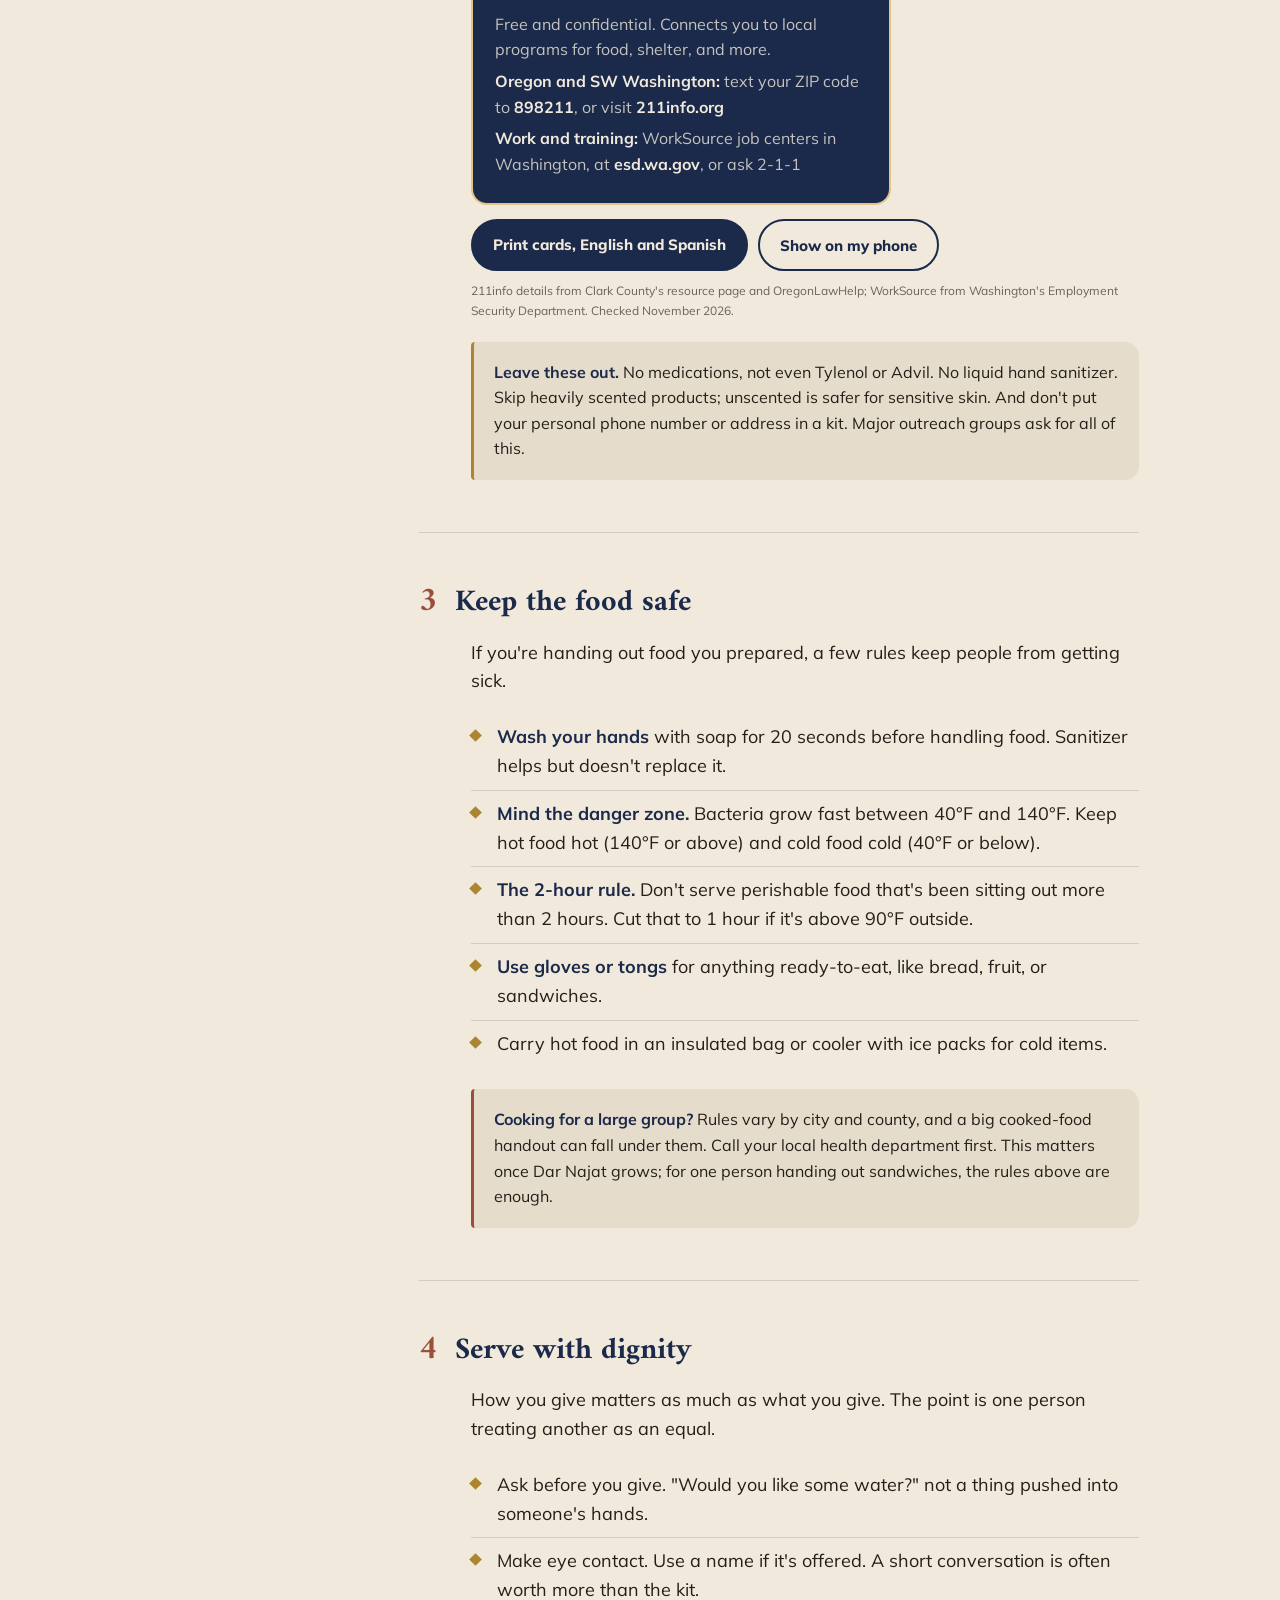
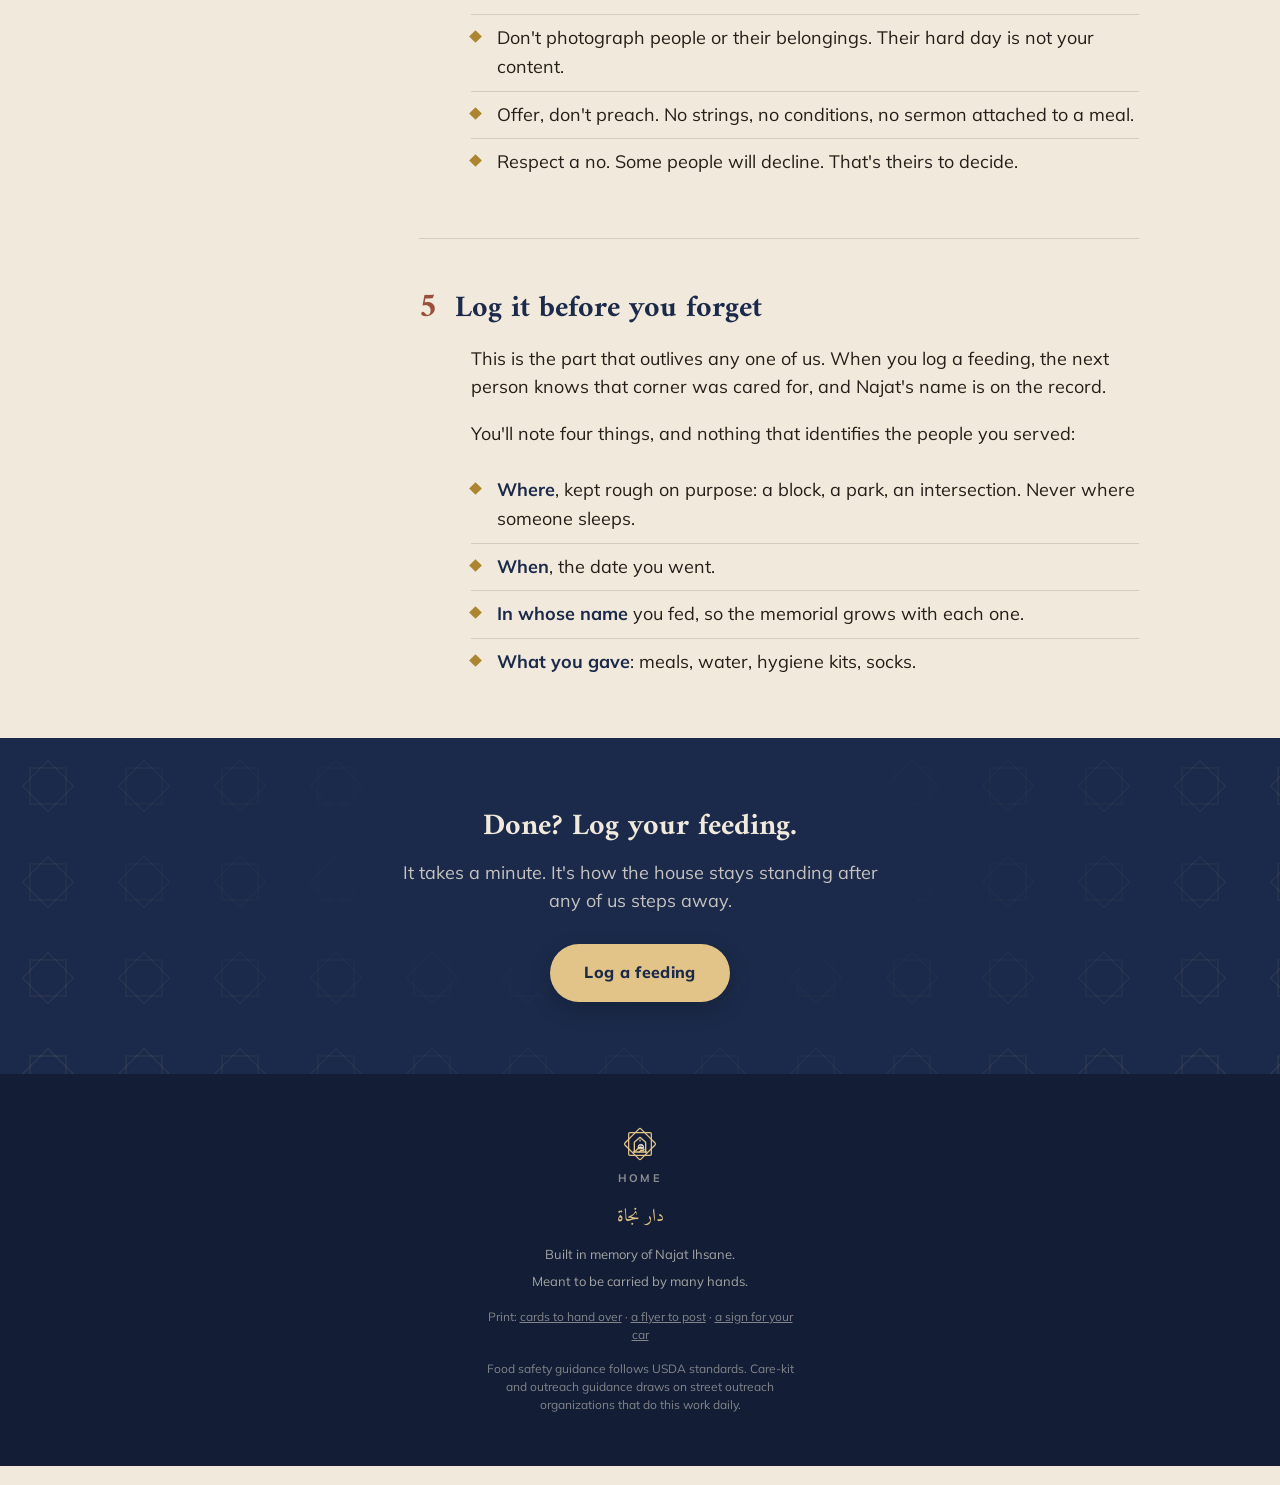
<file: playbook.html>
<!DOCTYPE html>
<html lang="en">
<head>
<meta charset="UTF-8">
<meta name="viewport" content="width=device-width, initial-scale=1.0, viewport-fit=cover">
<title>The Playbook · Dar Najat</title>
<meta name="description" content="How to run a feeding for people without a home: what to bring, how to keep food safe, how to serve with dignity, and how to log it.">
<meta name="theme-color" content="#1B2A4A">
<link rel="manifest" href="manifest.webmanifest">
<meta name="mobile-web-app-capable" content="yes">
<meta name="apple-mobile-web-app-capable" content="yes">
<meta name="apple-mobile-web-app-title" content="Dar Najat">
<meta name="apple-mobile-web-app-status-bar-style" content="black-translucent">
<link rel="icon" href="favicon.svg" type="image/svg+xml">
<link rel="icon" href="favicon-32.png" sizes="32x32" type="image/png">
<link rel="apple-touch-icon" href="apple-touch-icon.png">
<meta property="og:type" content="website">
<meta property="og:url" content="https://charity.safjob.com/">
<meta property="og:title" content="Dar Najat · Feed someone in a loved one’s name">
<meta property="og:description" content="A house built in memory of Najat Ihsane. Run a feeding for someone without a home, in a loved one’s name.">
<meta property="og:image" content="https://charity.safjob.com/og.png">
<meta property="og:image:width" content="1200">
<meta property="og:image:height" content="630">
<meta name="twitter:card" content="summary_large_image">
<meta name="twitter:title" content="Dar Najat · Feed someone in a loved one’s name">
<meta name="twitter:description" content="A house built in memory of Najat Ihsane. Run a feeding for someone without a home, in a loved one’s name.">
<meta name="twitter:image" content="https://charity.safjob.com/og.png">
<link rel="preconnect" href="https://fonts.googleapis.com">
<link rel="preconnect" href="https://fonts.gstatic.com" crossorigin>
<link href="https://fonts.googleapis.com/css2?family=Amiri:ital,wght@0,400;0,700;1,400&family=Mulish:wght@400;600;700;800&display=swap" rel="stylesheet">
<link rel="stylesheet" href="site.css">
<script>(function (d) { d.classList.add("js"); var t = null; try { t = localStorage.getItem("dn_theme"); if (localStorage.getItem("dn_big") === "1") d.classList.add("big"); } catch (e) {}
  if (t !== "light" && t !== "dark") t = window.matchMedia && matchMedia("(prefers-color-scheme: dark)").matches ? "dark" : "light"; d.setAttribute("data-theme", t); })(document.documentElement);</script>
<style>

  /* Hero */
  .hero .mark { width: 72px; height: 72px; margin-bottom: 20px; }
  .hero {
    background: radial-gradient(120% 90% at 50% 0%, var(--navy-soft) 0%, var(--navy) 50%, var(--navy-deep) 100%);
    color: var(--ivory);
    padding: 36px 0 64px;
    text-align: center;
  }
  /* Reading progress, tucked under the top bar */
  .progress { position: absolute; left: 0; right: 0; bottom: 0; height: 3px; background: var(--gold); transform-origin: 0 50%; transform: scaleX(0); }

  /* Laptop: a rail of the five steps stays beside the page */
  .rail { display: none; }
  @media (min-width: 1040px) {
    .pb { display: grid; grid-template-columns: 230px minmax(0, 720px); gap: 48px; justify-content: center; align-items: start; padding-inline: 36px; }
    .pb .step > .wrap { padding-inline: 0; max-width: none; }
    .rail { display: block; position: sticky; top: 96px; padding-top: 52px; }
    .rail p { font-size: 12px; font-weight: 700; letter-spacing: 0.24em; text-transform: uppercase; color: var(--accent); margin: 0 0 14px; }
    .rail ol { list-style: none; margin: 0; padding: 0; border-left: 2px solid var(--line); }
    .rail a {
      display: flex; gap: 12px; align-items: baseline; text-decoration: none; color: var(--muted); font-size: 15px; font-weight: 600; line-height: 1.3;
      padding: 10px 0 10px 16px; margin-left: -2px; border-left: 2px solid transparent; transition: color 0.2s ease, border-color 0.2s ease;
    }
    .rail a b { font-family: var(--display); font-size: 20px; color: var(--brass); }
    .rail a:hover { color: var(--heading); }
    .rail a.on { color: var(--heading); font-weight: 800; border-left-color: var(--accent); }
    .rail a.on b { color: var(--accent); }
    .rail .rail-cta { display: inline-block; margin-top: 22px; background: var(--navy); color: var(--ivory); font-weight: 800; font-size: 14px; border-radius: 999px; padding: 11px 20px; border: 0; }
    .rail .rail-cta:hover { color: var(--ivory); background: var(--navy-soft); }
  }
  .step { scroll-margin-top: 70px; }

  .asked { background: var(--card); border: 1px solid var(--line); border-left: 4px solid var(--accent); border-radius: 18px; padding: 20px 22px; margin: 6px 0 22px; }
  .asked .label { margin-bottom: 4px; }
  .asked-note { font-size: 13px; color: var(--muted); margin: 14px 0 0; }
  @media print { .asked { display: none !important; } }

  /* Kit planner */
  .planner { background: var(--card); border: 1px solid var(--line); border-radius: 22px; padding: 22px; box-shadow: var(--shadow); margin: 6px 0 26px; }
  .planner .label { margin-bottom: 8px; }
  .planner h3 { font-family: var(--display); font-weight: 700; font-size: 24px; line-height: 1.2; color: var(--heading); margin: 0 0 16px; }
  .pl-top { display: flex; flex-wrap: wrap; gap: 12px 16px; align-items: center; }
  .stepper { display: inline-grid; grid-template-columns: 52px 84px 52px; border-radius: 16px; overflow: hidden; border: 1px solid var(--line-strong); background: var(--input); }
  .stepper button { height: 52px; border: 0; background: var(--navy); color: var(--gold); font-size: 26px; font-weight: 700; cursor: pointer; font-family: var(--body); line-height: 1; }
  .stepper button:active { background: var(--navy-soft); }
  .stepper input { width: 100%; height: 52px; border: 0; text-align: center; font-family: var(--display); font-weight: 700; font-size: 28px; color: var(--heading); background: transparent; -moz-appearance: textfield; appearance: textfield; padding: 0; }
  .stepper input::-webkit-outer-spin-button, .stepper input::-webkit-inner-spin-button { -webkit-appearance: none; margin: 0; }
  .seg { display: inline-flex; background: var(--card-2); border-radius: 999px; padding: 4px; }
  .seg button { border: 0; background: transparent; font-family: var(--body); font-weight: 800; font-size: 14px; color: var(--heading); padding: 10px 16px; border-radius: 999px; cursor: pointer; min-height: 44px; transition: background 0.2s ease, color 0.2s ease; }
  .seg button[aria-pressed="true"] { background: var(--navy); color: var(--gold); }
  .stepper button:focus-visible, .stepper input:focus-visible, .seg button:focus-visible, .pl-list label:has(input:focus-visible) { outline: 3px solid var(--accent); outline-offset: 2px; }
  .pl-bar { height: 8px; border-radius: 999px; background: var(--card-2); margin: 20px 0 8px; overflow: hidden; }
  .pl-bar span { display: block; height: 100%; width: 0; border-radius: 999px; background: var(--terra); transition: width 0.5s var(--ease), background 0.3s ease; }
  .pl-bar.done span { background: var(--brass); }
  .pl-count { font-size: 14px; font-weight: 700; color: var(--accent); margin: 0 0 6px; }
  .pl-list { list-style: none; margin: 0; padding: 0; }
  .pl-list label { display: grid; grid-template-columns: 28px 1fr auto; gap: 12px; align-items: center; padding: 13px 0; border-bottom: 1px solid var(--line); cursor: pointer; border-radius: 6px; }
  .pl-list li:last-child label { border-bottom: 0; }
  .pl-list input { position: absolute; opacity: 0; pointer-events: none; }
  .pl-box { width: 28px; height: 28px; border-radius: 9px; border: 2px solid var(--line-strong); display: grid; place-items: center; background: var(--input); transition: background 0.2s ease, border-color 0.2s ease, transform 0.25s var(--ease); }
  .pl-box svg { width: 16px; height: 16px; stroke: #fff; stroke-dasharray: 24; stroke-dashoffset: 24; transition: stroke-dashoffset 0.3s ease 0.05s; }
  .pl-list input:checked + .pl-box { background: var(--navy); border-color: var(--heading); transform: scale(1.06); }
  .pl-list input:checked + .pl-box svg { stroke-dashoffset: 0; }
  .pl-t { font-weight: 700; color: var(--heading); line-height: 1.3; }
  .pl-t small { display: block; font-weight: 400; font-size: 13px; color: var(--muted); }
  .pl-list input:checked ~ .pl-t { color: var(--muted); text-decoration: line-through; text-decoration-color: var(--line-strong); }
  .pl-q { font-family: var(--display); font-weight: 700; font-size: 22px; color: var(--accent); white-space: nowrap; font-variant-numeric: tabular-nums; }
  .pl-q small { font-family: var(--body); font-size: 12px; font-weight: 700; color: var(--muted); margin-left: 4px; }
  .pl-foot { display: flex; flex-wrap: wrap; gap: 6px 16px; align-items: center; margin-top: 14px; font-size: 13px; color: var(--muted); }
  .pl-foot button { font: inherit; font-weight: 700; color: var(--accent); background: none; border: 0; padding: 0; cursor: pointer; text-decoration: underline; text-underline-offset: 3px; }
  @media print { .planner, .rail, .progress { display: none !important; } }
  .eyebrow {
    font-family: var(--body);
    font-size: 12px;
    letter-spacing: 0.32em;
    text-transform: uppercase;
    color: rgba(240, 233, 220, 0.6);
    margin: 0 0 14px;
  }
  .hero h1 {
    font-family: var(--display);
    font-weight: 700;
    font-size: clamp(32px, 7vw, 52px);
    line-height: 1.08;
    margin: 0 0 18px;
  }
  .hero p { color: rgba(240, 233, 220, 0.82); max-width: 40ch; margin: 0 auto; }
  .hero .offline { font-size: 14px; color: var(--gold); margin-top: 14px; }

  /* Steps */
  main { padding: 8px 0 0; }
  .step { padding: 52px 0; border-bottom: 1px solid var(--line); }
  .step:last-of-type { border-bottom: none; }

  .step-head { display: flex; align-items: baseline; gap: 18px; margin-bottom: 18px; }
  .num {
    font-family: var(--display);
    font-weight: 700;
    font-size: 34px;
    line-height: 1;
    color: var(--accent);
    flex: 0 0 auto;
  }
  h2 {
    font-family: var(--display);
    font-weight: 700;
    font-size: clamp(24px, 5vw, 30px);
    line-height: 1.15;
    margin: 0;
    color: var(--heading);
  }
  .step > .wrap > p { margin: 0 0 16px; }
  .step .body { padding-left: 52px; }
  @media (max-width: 540px) { .step .body { padding-left: 0; } }

  /* Lists */
  ul.kit { list-style: none; margin: 0; padding: 0; }
  ul.kit li { padding: 9px 0 9px 26px; position: relative; border-bottom: 1px solid var(--line); }
  ul.kit li:last-child { border-bottom: none; }
  ul.kit li::before {
    content: "";
    position: absolute;
    left: 0; top: 17px;
    width: 9px; height: 9px;
    background: var(--brass);
    transform: rotate(45deg);
  }
  ul.kit li b { color: var(--heading); }

  .group-label {
    font-family: var(--body);
    font-size: 12px;
    font-weight: 700;
    letter-spacing: 0.2em;
    text-transform: uppercase;
    color: var(--accent);
    margin: 26px 0 8px;
  }

  .note {
    background: var(--card-2);
    border-left: 3px solid var(--brass);
    padding: 18px 20px;
    border-radius: 4px 14px 14px 4px;
    font-size: 16px;
    margin: 22px 0 0;
  }
  .note b { color: var(--heading); }

  .danger {
    border-left-color: var(--accent);
  }


  /* Resource card */
  .rcard-wrap { margin-top: 18px; }
  .rcard {
    background: var(--navy); color: var(--ivory); border-radius: 16px; padding: 20px 22px;
    border: 2px solid var(--gold); max-width: 420px;
  }
  .rc-k { font-size: 12px; font-weight: 800; letter-spacing: 0.18em; text-transform: uppercase; color: var(--gold); margin: 0 0 4px; }
  .rc-big { font-family: var(--display); font-size: 40px; font-weight: 700; line-height: 1.1; margin: 0 0 8px; }
  .rc-big b { color: var(--gold); }
  .rc-line { font-size: 16px; margin: 0 0 6px; color: var(--on-navy); }
  .rc-line b { color: var(--ivory); }
  .rc-actions { display: flex; flex-wrap: wrap; gap: 10px; margin-top: 14px; }
  .rc-btn { font-family: var(--body); font-weight: 800; font-size: 15px; border-radius: 999px; padding: 12px 20px; cursor: pointer; background: var(--navy); color: var(--ivory); border: 2px solid var(--heading); }
  .rc-btn.rc-ghost { background: transparent; color: var(--heading); }
  .rc-btn:focus-visible { outline: 3px solid var(--heading); outline-offset: 3px; }
  .rc-src { font-size: 12px; color: var(--muted); margin: 10px 0 0; }
  /* Full-screen card to hold up for someone */
  body.showing-card { overflow: hidden; }
  .rc-overlay { position: fixed; inset: 0; z-index: 60; background: var(--navy); display: grid; place-items: center; padding: 24px; padding-top: calc(24px + env(safe-area-inset-top, 0px)); }
  .rc-overlay .rcard { border: 0; max-width: 520px; font-size: 1.2em; }
  .rc-overlay .rc-big { font-size: 64px; }
  .rc-overlay .rc-line { font-size: 21px; }
  .rc-close { position: absolute; top: calc(16px + env(safe-area-inset-top, 0px)); right: 16px; background: var(--gold); color: var(--navy); border: 0; border-radius: 999px; font-weight: 800; font-size: 15px; padding: 10px 16px; font-family: var(--body); }
  /* Print: four cards per page, nothing else */
  #print-sheet { display: none; }
  @media print {
    html, body { background: #fff !important; }
    body > *:not(#print-sheet) { display: none !important; }
    #print-sheet { display: grid !important; grid-template-columns: 1fr 1fr; gap: 0.4in; padding: 0.3in; }
    #print-sheet .rcard { background: #fff !important; color: #000 !important; border: 1.5px dashed #555; max-width: none; padding: 0.25in; }
    #print-sheet .rc-k, #print-sheet .rc-big b, #print-sheet .rc-line, #print-sheet .rc-line b { color: #000 !important; }
  }
</style>
</head>
<body id="top">

  <div class="topbar">
    <div class="wrap">
      <a class="brand" href="./"><img src="mark-small.svg" alt=""><span>DAR NAJAT</span></a>
      <nav class="nav" aria-label="Main">
        <a href="./"><svg viewBox="0 0 24 24" fill="none" stroke="currentColor" stroke-width="1.9" stroke-linecap="round" stroke-linejoin="round" aria-hidden="true"><path d="M4 11 12 4l8 7v8a1 1 0 0 1-1 1h-4v-6H9v6H5a1 1 0 0 1-1-1z"/></svg><span>Home</span></a>
        <a href="playbook.html" aria-current="page"><svg viewBox="0 0 24 24" fill="none" stroke="currentColor" stroke-width="1.9" stroke-linecap="round" stroke-linejoin="round" aria-hidden="true"><path d="M5 4h10a3 3 0 0 1 3 3v13H8a3 3 0 0 1-3-3z"/><path d="M5 17a3 3 0 0 1 3-3h10"/></svg><span>Playbook</span></a>
        <a href="log.html"><svg viewBox="0 0 24 24" fill="none" stroke="currentColor" stroke-width="1.9" stroke-linecap="round" stroke-linejoin="round" aria-hidden="true"><path d="M5 20h14"/><path d="M7 16l9.5-9.5 3 3L10 19H7z"/></svg><span>Log</span></a>
        <a class="nav-help" href="help.html"><svg viewBox="0 0 24 24" fill="none" stroke="currentColor" stroke-width="1.9" stroke-linecap="round" stroke-linejoin="round" aria-hidden="true"><path d="M3 11h18a9 9 0 0 1-18 0z"/><path d="M9 20.5h6"/><path d="M9.5 3.5c0 1.6 1.2 1.6 1.2 3.2M13.5 3.5c0 1.6 1.2 1.6 1.2 3.2"/></svg><span>Need a meal?</span></a>
      </nav>
      <button type="button" class="theme-btn" id="theme-btn" aria-label="Switch to dark mode">
        <svg class="i-moon" viewBox="0 0 24 24" fill="none" stroke="currentColor" stroke-width="2" stroke-linecap="round" stroke-linejoin="round" aria-hidden="true"><path d="M20 14.500A8 8 0 0 1 9.500 4a7 7 0 1 0 10.500 10.500z"/></svg>
        <svg class="i-sun" viewBox="0 0 24 24" fill="none" stroke="currentColor" stroke-width="2" stroke-linecap="round" stroke-linejoin="round" aria-hidden="true"><circle cx="12" cy="12" r="4"/><path d="M12 2.500v2M12 19.500v2M2.500 12h2M19.500 12h2M5.300 5.300l1.400 1.400M17.300 17.300l1.400 1.400M5.300 18.700l1.400-1.400M17.300 6.700l1.400-1.400"/></svg>
      </button>
    </div>
    <div class="progress" id="progress" aria-hidden="true"></div>
  </div>

  <header class="hero">
    <div class="wrap">
      <img class="mark" src="mark-on-navy.svg" alt="">
      <p class="eyebrow">The Playbook</p>
      <h1>Run a feeding in their name</h1>
      <p>Five steps. You can do the whole thing in an afternoon, alone or with a few people. Keep it simple. Showing up matters more than scale.</p>
      <p class="offline">Once you've opened it, this playbook works without signal.</p>
    </div>
  </header>

  <main>

    <div class="pb">
    <nav class="rail" aria-label="Steps">
      <p>Five steps</p>
      <ol>
        <li><a href="#step-1"><b>1</b>Decide before you go</a></li>
        <li><a href="#step-2"><b>2</b>What to bring</a></li>
        <li><a href="#step-3"><b>3</b>Keep the food safe</a></li>
        <li><a href="#step-4"><b>4</b>Serve with dignity</a></li>
        <li><a href="#step-5"><b>5</b>Log it before you forget</a></li>
      </ol>
      <a class="rail-cta" href="log.html">Log a feeding</a>
    </nav>
    <div class="steps">

    <section class="step" id="step-1">
      <div class="wrap">
        <div class="step-head reveal"><span class="num">1</span><h2>Decide before you go</h2></div>
        <div class="body">
          <p>Pick a day. Her birthday (14 October), the day she passed (28 June), or any day that's yours to give.</p>
          <p>Choose what you're giving. Two good options, and you can do both:</p>
          <ul class="kit">
            <li><b>A meal.</b> Hot food you cooked, or store-bought sandwiches and fruit. Simple and filling beats elaborate.</li>
            <li><b>Care kits.</b> Small bags of food, water, and hygiene items people can carry. Good when you won't stay long.</li>
          </ul>
          <p style="margin-top:16px;">Go with someone if you can. It's safer, and the work is lighter shared. Bring more than you think you need, and expect to talk to people, not just hand things over.</p>
        </div>
      </div>
    </section>

    <section class="step" id="step-2">
      <div class="wrap">
        <div class="step-head reveal"><span class="num">2</span><h2>What to bring</h2></div>
        <div class="body">
          <p>The needs on the street are consistent: food, water, hygiene, and dry socks. Build around those.</p>

          <div class="asked" id="asked" hidden>
            <p class="label">Asked for most, last 30 days</p>
            <div class="tally" id="tally"></div>
            <p class="asked-note">Tapped by people who need a meal, on the <a href="help.html#ask">Need a meal page</a>. No names, no places.</p>
          </div>

          <div class="planner" id="planner">
            <p class="label">Kit planner</p>
            <h3>How many people are you feeding?</h3>
            <div class="pl-top">
              <div class="stepper">
                <button type="button" id="pl-minus" aria-label="Fewer people">&minus;</button>
                <input type="number" id="pl-n" inputmode="numeric" min="1" max="500" value="10" aria-label="Number of people">
                <button type="button" id="pl-plus" aria-label="More people">+</button>
              </div>
              <div class="seg" role="group" aria-label="Weather on the day">
                <button type="button" data-w="cold" aria-pressed="false">Cold</button>
                <button type="button" data-w="mild" aria-pressed="false">Mild</button>
                <button type="button" data-w="hot" aria-pressed="false">Hot</button>
              </div>
            </div>
            <div class="pl-bar" id="pl-bar"><span id="pl-fill"></span></div>
            <p class="pl-count" id="pl-count" aria-live="polite"></p>
            <ul class="pl-list" id="pl-list"></ul>
            <div class="pl-foot"><button type="button" id="pl-send">Send this list to someone</button><button type="button" id="pl-reset">Clear the ticks</button><span>Saved on this phone. These are starting amounts; give what you can.</span></div>
          </div>

          <p class="group-label">Food &amp; water</p>
          <ul class="kit">
            <li>Bottled water, the single most asked-for item in warm weather</li>
            <li>Non-perishable, ready-to-eat food: protein bars, granola bars, nuts, dried fruit, jerky, crackers</li>
            <li>Hot meals if you're serving on the spot</li>
          </ul>

          <p class="group-label">Hygiene</p>
          <ul class="kit">
            <li>Toothbrush, toothpaste, floss</li>
            <li>Bar soap or body wash, deodorant, wet wipes</li>
            <li>Lotion, lip balm, sunscreen</li>
            <li>Feminine hygiene products, razors</li>
            <li>Dry shampoo, which works when there's no shower</li>
          </ul>

          <p class="group-label">Warmth &amp; carry</p>
          <ul class="kit">
            <li>Socks, thick or wool. The most requested clothing item, year-round</li>
            <li>Winter: gloves, hats, hand warmers, rain ponchos</li>
            <li>Summer: extra water, sunscreen, electrolyte packets</li>
            <li>A resealable gallon bag or small backpack to hold each kit</li>
          </ul>

          <p class="group-label">One card that lasts past today</p>
          <ul class="kit">
            <li>A printed resource card: local shelter, meal, shower, and laundry info, plus <b>2-1-1</b>, the national line for finding services</li>
          </ul>

          <div class="rcard-wrap">
            <div class="rcard" id="rcard">
              <p class="rc-k">Help near you, any time</p>
              <p class="rc-big">Dial <b>2-1-1</b></p>
              <p class="rc-line">Free and confidential. Connects you to local programs for food, shelter, and more.</p>
              <p class="rc-line rc-local"><b>Oregon and SW Washington:</b> text your ZIP code to <b>898211</b>, or visit <b>211info.org</b></p>
              <p class="rc-line"><b>Work and training:</b> WorkSource job centers in Washington, at <b>esd.wa.gov</b>, or ask 2-1-1</p>
            </div>
            <div class="rc-actions">
              <a class="rc-btn" id="rc-print" href="handout.html" style="text-decoration:none">Print cards, English and Spanish</a>
              <button type="button" class="rc-btn rc-ghost" id="rc-show">Show on my phone</button>
            </div>
            <p class="rc-src">211info details from Clark County's resource page and OregonLawHelp; WorkSource from Washington's Employment Security Department. Checked November 2026.</p>
          </div>

          <div class="note">
            <b>Leave these out.</b> No medications, not even Tylenol or Advil. No liquid hand sanitizer. Skip heavily scented products; unscented is safer for sensitive skin. And don't put your personal phone number or address in a kit. Major outreach groups ask for all of this.
          </div>
        </div>
      </div>
    </section>

    <section class="step" id="step-3">
      <div class="wrap">
        <div class="step-head reveal"><span class="num">3</span><h2>Keep the food safe</h2></div>
        <div class="body">
          <p>If you're handing out food you prepared, a few rules keep people from getting sick.</p>
          <ul class="kit">
            <li><b>Wash your hands</b> with soap for 20 seconds before handling food. Sanitizer helps but doesn't replace it.</li>
            <li><b>Mind the danger zone.</b> Bacteria grow fast between 40°F and 140°F. Keep hot food hot (140°F or above) and cold food cold (40°F or below).</li>
            <li><b>The 2-hour rule.</b> Don't serve perishable food that's been sitting out more than 2 hours. Cut that to 1 hour if it's above 90°F outside.</li>
            <li><b>Use gloves or tongs</b> for anything ready-to-eat, like bread, fruit, or sandwiches.</li>
            <li>Carry hot food in an insulated bag or cooler with ice packs for cold items.</li>
          </ul>
          <div class="note danger">
            <b>Cooking for a large group?</b> Rules vary by city and county, and a big cooked-food handout can fall under them. Call your local health department first. This matters once Dar Najat grows; for one person handing out sandwiches, the rules above are enough.
          </div>
        </div>
      </div>
    </section>

    <section class="step" id="step-4">
      <div class="wrap">
        <div class="step-head reveal"><span class="num">4</span><h2>Serve with dignity</h2></div>
        <div class="body">
          <p>How you give matters as much as what you give. The point is one person treating another as an equal.</p>
          <ul class="kit">
            <li>Ask before you give. "Would you like some water?" not a thing pushed into someone's hands.</li>
            <li>Make eye contact. Use a name if it's offered. A short conversation is often worth more than the kit.</li>
            <li>Don't photograph people or their belongings. Their hard day is not your content.</li>
            <li>Offer, don't preach. No strings, no conditions, no sermon attached to a meal.</li>
            <li>Respect a no. Some people will decline. That's theirs to decide.</li>
          </ul>
        </div>
      </div>
    </section>

    <section class="step" id="step-5">
      <div class="wrap">
        <div class="step-head reveal"><span class="num">5</span><h2>Log it before you forget</h2></div>
        <div class="body">
          <p>This is the part that outlives any one of us. When you log a feeding, the next person knows that corner was cared for, and Najat's name is on the record.</p>
          <p>You'll note four things, and nothing that identifies the people you served:</p>
          <ul class="kit">
            <li><b>Where</b>, kept rough on purpose: a block, a park, an intersection. Never where someone sleeps.</li>
            <li><b>When</b>, the date you went.</li>
            <li><b>In whose name</b> you fed, so the memorial grows with each one.</li>
            <li><b>What you gave</b>: meals, water, hygiene kits, socks.</li>
          </ul>
        </div>
      </div>
    </section>

    </div>
    </div>

    <section class="cta-band">
      <div class="wrap">
        <h2>Done? Log your feeding.</h2>
        <p>It takes a minute. It's how the house stays standing after any of us steps away.</p>
        <a class="btn" href="log.html">Log a feeding</a>
      </div>
    </section>

  </main>

  <footer>
    <a class="home-link" href="./" aria-label="Home"><img src="mark-small.svg" alt=""><span>Home</span></a>
    <p class="ar" lang="ar" dir="rtl">دار نجاة</p>
    <p>Built in memory of Najat Ihsane.</p>
    <p>Meant to be carried by many hands.</p>
    <p class="src">Print: <a href="handout.html">cards to hand over</a> · <a href="flyer.html">a flyer to post</a> · <a href="car-sign.html">a sign for your car</a></p>
    <p class="src">Food safety guidance follows USDA standards. Care-kit and outreach guidance draws on street outreach organizations that do this work daily.</p>
  </footer>


  <script src="site.js"></script>
  <script src="db.js"></script>
  <script>
  // What people who need a meal asked for. Hidden until there is something to show.
  if (window.DN) window.DN.tally().then(function (rows) {
    if (window.DN.paintTally(document.getElementById("tally"), rows, "en")) document.getElementById("asked").hidden = false;
  }).catch(function () {});
  </script>
  <script>
  // Kit planner: sizes the list in step 2 to the number of people and the weather.
  (function () {
    var $ = function (id) { return document.getElementById(id); };
    var KEY = "dn_kit", st = null;
    try { st = JSON.parse(localStorage.getItem(KEY)); } catch (e) {}
    var mo = new Date().getMonth();
    if (!st || typeof st !== "object") st = {};
    st.n = Math.min(500, Math.max(1, parseInt(st.n, 10) || 10));
    st.w = st.w || (mo >= 10 || mo <= 2 ? "cold" : mo >= 5 && mo <= 8 ? "hot" : "mild");
    st.done = st.done || {};
    function save() { try { localStorage.setItem(KEY, JSON.stringify(st)); } catch (e) {} }

    function items() {
      var n = st.n, spare = Math.max(2, Math.ceil(n * 0.1)), hot = st.w === "hot", cold = st.w === "cold";
      var list = [
        { id: "water", t: "Bottled water", s: hot ? "Two each in the heat, plus spare" : "One each, plus " + spare + " spare", q: (hot ? n * 2 : n) + spare },
        { id: "food", t: "Meals or ready-to-eat food", s: "One each, plus " + spare + " spare", q: n + spare, u: "portions" },
        { id: "socks", t: "Socks, thick or wool", s: "The most requested clothing item", q: n, u: "pairs" },
        { id: "hyg", t: "Hygiene kits", s: "Toothbrush and paste, soap, wipes, lip balm", q: n },
        { id: "bags", t: "Gallon bags or small packs", s: "One to hold each kit", q: n },
        { id: "cards", t: "2-1-1 resource cards", s: "Print " + Math.ceil(n / 4) + (Math.ceil(n / 4) === 1 ? " page" : " pages") + ", four cards a page (below)", q: n }
      ];
      if (cold) list.push({ id: "warm", t: "Gloves, hats, hand warmers", s: "One set each", q: n }, { id: "poncho", t: "Rain ponchos", s: "One each", q: n });
      if (hot) list.push({ id: "elec", t: "Electrolyte packets", s: "One each", q: n }, { id: "sun", t: "Sunscreen", s: "To share", q: "a few" });
      list.push({ id: "you", t: "For you: gloves or tongs, soap or wipes", s: "For handling food safely", q: "1", u: "set" },
                { id: "cool", t: "Insulated bag or cooler", s: "Hot food hot, cold food cold", q: "1" });
      return list;
    }

    function paint() {
      $("pl-n").value = st.n;
      document.querySelectorAll(".seg button").forEach(function (b) { b.setAttribute("aria-pressed", b.dataset.w === st.w ? "true" : "false"); });
      var ul = $("pl-list"), list = items(); ul.innerHTML = "";
      list.forEach(function (it) {
        var li = document.createElement("li"), lab = document.createElement("label");
        var cb = document.createElement("input"); cb.type = "checkbox"; cb.checked = !!st.done[it.id];
        var box = document.createElement("span"); box.className = "pl-box";
        box.innerHTML = '<svg viewBox="0 0 24 24" fill="none" stroke-width="3.2" stroke-linecap="round" stroke-linejoin="round" aria-hidden="true"><path d="M5 12.500l4.500 4.500L19 7.500"/></svg>';
        var t = document.createElement("span"); t.className = "pl-t"; t.textContent = it.t;
        var sm = document.createElement("small"); sm.textContent = it.s; t.appendChild(sm);
        var q = document.createElement("span"); q.className = "pl-q"; q.textContent = it.q;
        if (it.u) { var u = document.createElement("small"); u.textContent = it.u; q.appendChild(u); }
        cb.addEventListener("change", function () { if (cb.checked) st.done[it.id] = 1; else delete st.done[it.id]; save(); tally(list); });
        lab.appendChild(cb); lab.appendChild(box); lab.appendChild(t); lab.appendChild(q); li.appendChild(lab); ul.appendChild(li);
      });
      tally(list);
    }
    function tally(list) {
      var done = list.filter(function (it) { return st.done[it.id]; }).length;
      $("pl-fill").style.width = Math.round(done / list.length * 100) + "%";
      $("pl-bar").classList.toggle("done", done === list.length);
      $("pl-count").textContent = done === list.length ? "All packed for " + st.n + ". Go feed someone." : done + " of " + list.length + " packed, for " + st.n + (st.n === 1 ? " person" : " people");
    }
    function setN(n) { st.n = Math.min(500, Math.max(1, n || 1)); save(); paint(); }
    $("pl-minus").addEventListener("click", function () { setN(st.n - (st.n > 20 ? 5 : 1)); });
    $("pl-plus").addEventListener("click", function () { setN(st.n + (st.n >= 20 ? 5 : 1)); });
    $("pl-n").addEventListener("change", function () { setN(parseInt(this.value, 10)); });
    document.querySelectorAll(".seg button").forEach(function (b) { b.addEventListener("click", function () { st.w = b.dataset.w; save(); paint(); }); });
    $("pl-send").addEventListener("click", async function () {
      var b = this, text = "Kit list for feeding " + st.n + (st.n === 1 ? " person" : " people") + ":\n" +
        items().map(function (it) { return "- " + it.t + ": " + it.q + (it.u ? " " + it.u : ""); }).join("\n") +
        "\n\nThe playbook: https://charity.safjob.com/playbook.html";
      if (navigator.share) { try { await navigator.share({ title: "Dar Najat kit list", text: text }); return; } catch (e) { if (e && e.name === "AbortError") return; } }
      try { await navigator.clipboard.writeText(text); b.textContent = "List copied"; } catch (e) { b.textContent = "Couldn't copy on this device"; }
    });
    $("pl-reset").addEventListener("click", function () { st.done = {}; save(); paint(); });
    paint();
  })();

  // Reading progress and the step rail
  (function () {
    var bar = document.getElementById("progress"), ticking = false;
    function upd() {
      ticking = false;
      var h = document.documentElement.scrollHeight - window.innerHeight;
      bar.style.transform = "scaleX(" + (h > 0 ? Math.min(1, window.scrollY / h) : 0) + ")";
    }
    window.addEventListener("scroll", function () { if (!ticking) { ticking = true; requestAnimationFrame(upd); } }, { passive: true });
    upd();
    var links = document.querySelectorAll(".rail ol a");
    if (!links.length || !("IntersectionObserver" in window)) return;
    var io = new IntersectionObserver(function (es) {
      es.forEach(function (e) {
        if (!e.isIntersecting) return;
        links.forEach(function (a) { a.classList.toggle("on", a.getAttribute("href") === "#" + e.target.id); });
      });
    }, { rootMargin: "-30% 0px -60% 0px" });
    document.querySelectorAll(".step").forEach(function (sec) { io.observe(sec); });
  })();
  </script>

  <script>
  (function () {
    var card = document.getElementById("rcard");
    var sheet = document.createElement("div");
    sheet.id = "print-sheet";
    for (var i = 0; i < 4; i++) { var c = card.cloneNode(true); c.removeAttribute("id"); sheet.appendChild(c); }
    document.body.appendChild(sheet);
    document.getElementById("rc-show").addEventListener("click", function () {
      var o = document.createElement("div");
      o.className = "rc-overlay"; o.setAttribute("role", "dialog"); o.setAttribute("aria-label", "Resource card");
      var c = card.cloneNode(true); c.removeAttribute("id");
      var x = document.createElement("button"); x.className = "rc-close"; x.type = "button"; x.textContent = "Close";
      o.appendChild(x); o.appendChild(c); document.body.appendChild(o); document.body.classList.add("showing-card");
      try { if (navigator.wakeLock) navigator.wakeLock.request("screen").catch(function () {}); } catch (e) {}
      function close() { o.remove(); document.body.classList.remove("showing-card"); }
      x.addEventListener("click", close); x.focus();
      document.addEventListener("keydown", function esc(e) { if (e.key === "Escape") { close(); document.removeEventListener("keydown", esc); } });
    });
  })();
  </script>
  <script src="ptr.js"></script>
</body>
</html>
</file>
<file: site.css>
/* Dar Najat shared styles. Colors and type live here once; pages add only what is theirs. */
:root {
  --navy: #1B2A4A;
  --navy-soft: #22375E;
  --navy-deep: #131E36;
  --gold: #E2C488;        /* on navy only */
  --brass: #AD8530;       /* marks and ornaments on ivory, never body text (2.8:1) */
  --terra: #9A4F3A;       /* labels and "help needed" accents on ivory (4.9:1) */
  --terra-soft: #F3DED5;
  --ivory: #F0E9DC;
  --ivory-deep: #E6DCCB;
  --field: #FBF7EF;
  --ink: #241F18;
  --muted: rgba(36, 31, 24, 0.66);
  --line: rgba(36, 31, 24, 0.14);
  --on-navy: rgba(240, 233, 220, 0.8);

  --display: "Amiri", "Times New Roman", serif;
  --body: "Mulish", system-ui, -apple-system, "Segoe UI", sans-serif;

  --ease: cubic-bezier(0.22, 0.8, 0.24, 1);
  --shadow: 0 1px 2px rgba(19, 30, 54, 0.06), 0 10px 28px rgba(19, 30, 54, 0.10);
  --shadow-lift: 0 2px 4px rgba(19, 30, 54, 0.08), 0 18px 44px rgba(19, 30, 54, 0.16);
  /* Roles. Light values here; the dark set is below. Pages use these on any
     surface that changes with the theme. Navy surfaces stay navy in both. */
  --page: var(--ivory);
  --card: var(--field);
  --card-2: var(--ivory-deep);
  --input: #FFFFFF;
  --heading: var(--navy);
  --accent: var(--terra);
  --line-strong: rgba(36, 31, 24, 0.22);
  --focus: rgba(27, 42, 74, 0.16);
  color-scheme: light;
  --tabbar: 62px;         /* height of the phone tab bar, before the safe area */
  /* Zellige star tile, drawn faintly on navy surfaces */
  --zellige: url("data:image/svg+xml,%3Csvg xmlns='http://www.w3.org/2000/svg' width='96' height='96' viewBox='0 0 96 96'%3E%3Cg fill='none' stroke='%23E2C488' stroke-opacity='.13' stroke-width='1'%3E%3Crect x='30' y='30' width='36' height='36'/%3E%3Crect x='30' y='30' width='36' height='36' transform='rotate(45 48 48)'/%3E%3C/g%3E%3C/svg%3E");
}

/* Dark: the page goes to night navy, cards lift off it, text turns ivory.
   Set on <html data-theme> by a small script in each page's head, following the
   phone's setting until someone taps the switch in the top bar. */
html[data-theme="dark"] {
  --page: #0E1628;
  --card: #18233F;
  --card-2: #212F52;
  --input: #101A31;
  --ink: #EDE6D8;
  --heading: #F3EDE1;
  --accent: #E6A48D;
  --brass: #E2C488;
  --terra-soft: #4A2A22;
  --muted: rgba(240, 233, 220, 0.68);
  --line: rgba(240, 233, 220, 0.14);
  --line-strong: rgba(240, 233, 220, 0.3);
  --focus: rgba(226, 196, 136, 0.3);
  --shadow: 0 1px 2px rgba(0, 0, 0, 0.3), 0 10px 28px rgba(0, 0, 0, 0.35);
  --shadow-lift: 0 2px 4px rgba(0, 0, 0, 0.3), 0 18px 44px rgba(0, 0, 0, 0.5);
  color-scheme: dark;
}
/* Navy blocks sitting on the night page get a hairline so their edge reads */
html[data-theme="dark"] :is(.tile, .promise, .invite, .act.primary, .cal-btn, .submit, .rc-btn:not(.rc-ghost), .rail-cta, .nd-actions .btn:not(.ghost), .how a::before, .stepper button, .seg button[aria-pressed="true"], .check.on) {
  box-shadow: inset 0 0 0 1px rgba(226, 196, 136, 0.32);
}
/* On the night page the main action turns gold, so it is never navy on navy */
html[data-theme="dark"] :is(.submit, .cal-btn, .rail-cta, .rc-btn:not(.rc-ghost), .nd-actions .btn:not(.ghost)) { background: var(--gold); color: var(--navy); border-color: var(--gold); box-shadow: none; }
html[data-theme="dark"] :is(.submit, .cal-btn, .rail-cta, .rc-btn:not(.rc-ghost), .nd-actions .btn:not(.ghost)):hover { background: #EBD3A0; color: var(--navy); }
html[data-theme="dark"] .pl-list input:checked + .pl-box { background: var(--gold); border-color: var(--gold); }
html[data-theme="dark"] .pl-list input:checked + .pl-box svg { stroke: var(--navy); }
html[data-theme="dark"] .banner.demo { background: #3A2F17; border-color: #6B5626; color: #F1DDAE; }
html[data-theme="dark"] .banner.ok { background: #17321F; border-color: #2F5C3B; color: #CFE8D4; }
html[data-theme="dark"] .banner.err { background: #44231A; border-color: #7A3A24; color: #F6D3C6; }
html[data-theme="dark"] .d.flag { border-color: var(--accent); }
html[data-theme="dark"] .d .chip { background: var(--terra); }
html[data-theme="dark"] footer { border-top: 1px solid rgba(226, 196, 136, 0.14); }
html[data-theme="dark"] select option { background: #101A31; color: #EDE6D8; }
html[data-theme="dark"] input::placeholder, html[data-theme="dark"] textarea::placeholder { color: rgba(240, 233, 220, 0.42); }
body { transition: background-color 0.35s ease, color 0.35s ease; }

/* Theme switch in the top bar */
.theme-btn {
  flex: 0 0 auto; width: 42px; height: 42px; border-radius: 50%; border: 0; cursor: pointer; padding: 0;
  display: grid; place-items: center; background: rgba(240, 233, 220, 0.08); color: var(--on-navy);
  transition: background 0.2s ease, color 0.2s ease, transform 0.5s var(--ease);
}
.theme-btn:hover { background: rgba(240, 233, 220, 0.16); color: var(--gold); }
.theme-btn:active { transform: rotate(40deg) scale(0.92); }
.theme-btn:focus-visible { outline: 3px solid var(--gold); outline-offset: 2px; }
.theme-btn svg { width: 20px; height: 20px; grid-area: 1 / 1; transition: opacity 0.3s ease, transform 0.5s var(--ease); }
.theme-btn .i-sun { opacity: 0; transform: rotate(-90deg) scale(0.5); }
html[data-theme="dark"] .theme-btn .i-moon { opacity: 0; transform: rotate(90deg) scale(0.5); }
html[data-theme="dark"] .theme-btn .i-sun { opacity: 1; transform: none; }
@media (min-width: 700px) { .topbar .nav { margin-left: auto; } }

* { box-sizing: border-box; }
html { scroll-behavior: smooth; -webkit-text-size-adjust: 100%; }
body {
  margin: 0;
  background: var(--page);
  color: var(--ink);
  font-family: var(--body);
  font-size: 18px;
  line-height: 1.6;
  -webkit-font-smoothing: antialiased;
}
html.big body { font-size: 22px; }
a { color: var(--accent); }
h1, h2 { text-wrap: balance; }
img, svg { max-width: 100%; }

/* Pages fade into each other where the browser supports it */
@view-transition { navigation: auto; }
::view-transition-old(root), ::view-transition-new(root) { animation-duration: 0.28s; }

.wrap {
  width: 100%;
  max-width: 720px;
  margin: 0 auto;
  padding-left: max(24px, env(safe-area-inset-left, 0px));
  padding-right: max(24px, env(safe-area-inset-right, 0px));
}
.wrap.wide { max-width: 1120px; }
@media (min-width: 700px) {
  .wrap { padding-left: max(36px, env(safe-area-inset-left, 0px)); padding-right: max(36px, env(safe-area-inset-right, 0px)); }
}

/* Top bar: same on every page, sits under the phone's status bar when installed */
.topbar {
  position: sticky; top: 0; z-index: 40;
  background: var(--navy); padding-top: env(safe-area-inset-top, 0px);
  transition: box-shadow 0.3s ease;
}
.topbar.scrolled { box-shadow: 0 6px 24px rgba(19, 30, 54, 0.32); }
.topbar .wrap { max-width: 1120px; display: flex; align-items: center; justify-content: space-between; gap: 16px; padding-block: 12px; }
.brand { display: flex; align-items: center; gap: 10px; text-decoration: none; color: var(--ivory); border-radius: 10px; }
.brand img { width: 34px; height: 34px; display: block; transition: transform 0.6s var(--ease); }
.brand:hover img { transform: rotate(45deg); }
.brand span { font-weight: 800; font-size: 14px; letter-spacing: 0.16em; }
.brand:focus-visible, .nav a:focus-visible { outline: 3px solid var(--gold); outline-offset: 2px; }

.nav { display: flex; gap: 4px; align-items: center; }
.nav a {
  color: var(--on-navy); text-decoration: none; font-size: 14px; font-weight: 700;
  padding: 9px 14px; border-radius: 999px; display: inline-flex; align-items: center; gap: 6px;
  transition: color 0.2s ease, background 0.2s ease;
}
.nav a svg { width: 22px; height: 22px; display: none; }
.nav a:hover { color: var(--gold); }
.nav a[aria-current="page"] { color: var(--navy); background: var(--gold); }
.nav a.nav-help { color: var(--gold); box-shadow: inset 0 0 0 1.5px rgba(226, 196, 136, 0.55); margin-left: 6px; }
.nav a.nav-help[aria-current="page"] { color: var(--navy); box-shadow: none; }

/* Phones: the nav becomes a tab bar within thumb reach */
@media (max-width: 699px) {
  .nav {
    position: fixed; left: 0; right: 0; bottom: 0; z-index: 45;
    display: grid; grid-template-columns: repeat(4, minmax(0, 1fr)); gap: 2px;
    background: var(--navy-deep); border-top: 1px solid rgba(226, 196, 136, 0.22);
    padding: 6px max(8px, env(safe-area-inset-left, 0px)) calc(6px + env(safe-area-inset-bottom, 0px)) max(8px, env(safe-area-inset-right, 0px));
  }
  .nav a, .nav a.nav-help {
    flex-direction: column; gap: 3px; justify-content: center; text-align: center;
    font-size: 11px; letter-spacing: 0.02em; padding: 6px 2px; border-radius: 14px; margin: 0; box-shadow: none;
    min-height: 50px; color: rgba(240, 233, 220, 0.72);
  }
  .nav a svg { display: block; }
  .nav a[aria-current="page"], .nav a.nav-help[aria-current="page"] { background: rgba(226, 196, 136, 0.14); color: var(--gold); }
  .nav a.nav-help { color: var(--gold); }
  footer { padding-bottom: calc(52px + var(--tabbar) + env(safe-area-inset-bottom, 0px)) !important; }
}

/* Navy surfaces carry a faint star tile that drifts very slowly */
.hero, .cta-band { position: relative; overflow: hidden; isolation: isolate; }
.hero::before, .cta-band::before {
  content: ""; position: absolute; inset: -96px; z-index: -1;
  background-image: var(--zellige); background-size: 96px 96px;
  -webkit-mask-image: radial-gradient(ellipse at 50% 40%, transparent 22%, #000 78%);
          mask-image: radial-gradient(ellipse at 50% 40%, transparent 22%, #000 78%);
  animation: drift 90s linear infinite;
}
@keyframes drift { to { transform: translate3d(96px, 96px, 0); } }

/* Hero mark */
.mark { display: block; margin: 0 auto; }

/* Section label: small caps over headings */
.label {
  font-size: 12px; font-weight: 700; letter-spacing: 0.24em; text-transform: uppercase;
  color: var(--accent); margin: 0 0 16px;
}

/* Buttons */
.btn {
  display: inline-flex; align-items: center; justify-content: center; gap: 10px;
  background: var(--gold); color: var(--navy);
  font-family: var(--body); font-weight: 800; font-size: 16px; letter-spacing: 0.02em;
  text-decoration: none; padding: 16px 34px; border-radius: 999px; border: 0; cursor: pointer;
  box-shadow: 0 8px 22px rgba(0, 0, 0, 0.18);
  transition: background 0.18s ease, transform 0.25s var(--ease), box-shadow 0.25s var(--ease);
}
.btn:hover { background: #EBD3A0; transform: translateY(-2px); box-shadow: 0 14px 30px rgba(0, 0, 0, 0.24); }
.btn:active { transform: scale(0.98); }
.btn:focus-visible { outline: 3px solid var(--ivory); outline-offset: 3px; }
.btn.ghost { background: transparent; color: var(--gold); box-shadow: inset 0 0 0 2px var(--gold); }
.btn.ghost:hover { background: rgba(226, 196, 136, 0.12); }
.btn svg { width: 20px; height: 20px; flex: 0 0 auto; }

/* Cards that rise a little under a pointer */
.lift { transition: transform 0.3s var(--ease), box-shadow 0.3s var(--ease); }
@media (hover: hover) { .lift:hover { transform: translateY(-3px); box-shadow: var(--shadow-lift); } }

/* Navy band used for calls to action */
.cta-band { background: var(--navy); color: var(--ivory); text-align: center; padding-block: 72px; }
.cta-band h2 { color: var(--ivory); }
.cta-band p { color: var(--on-navy); max-width: 44ch; margin: 14px auto 0; }
.cta-band .btn { margin-top: 28px; }

/* Footer */
footer {
  background: var(--navy-deep); color: rgba(240, 233, 220, 0.66); text-align: center;
  padding: 44px 0 calc(52px + env(safe-area-inset-bottom, 0px));
}
footer img { width: 40px; height: 40px; margin: 0 auto 16px; display: block; }
footer p { font-size: 13px; margin: 0 0 6px; }
footer .ar { font-family: var(--display); font-size: 18px; color: var(--gold); margin-bottom: 12px; }
footer .src { font-size: 12px; color: rgba(240, 233, 220, 0.5); max-width: 52ch; margin: 16px auto 0; line-height: 1.5; padding-inline: 20px; }
footer .src a { color: inherit; }

/* Gentle reveal; content is visible without script */
.js .reveal { opacity: 0; transform: translateY(18px); transition: opacity 0.7s var(--ease), transform 0.7s var(--ease); transition-delay: var(--d, 0ms); }
.js .reveal.in { opacity: 1; transform: none; }

/* A shimmer for things still loading */
.skeleton { position: relative; overflow: hidden; }
.skeleton::after {
  content: ""; position: absolute; inset: 0;
  background: linear-gradient(100deg, transparent 30%, rgba(255, 255, 255, 0.45) 50%, transparent 70%);
  transform: translateX(-100%); animation: shimmer 1.4s ease-in-out infinite;
}
@keyframes shimmer { to { transform: translateX(100%); } }

/* Dialogs */
dialog.sheet {
  border: 0; padding: 0; color: var(--ink); background: var(--page);
  width: min(520px, calc(100vw - 32px)); max-height: calc(100dvh - 48px);
  border-radius: 22px; box-shadow: 0 30px 80px rgba(10, 16, 30, 0.5); overflow: auto;
}
dialog.sheet::backdrop { background: rgba(19, 30, 54, 0.62); backdrop-filter: blur(3px); }
dialog.sheet[open] { animation: sheet-in 0.36s var(--ease); }
@keyframes sheet-in { from { opacity: 0; transform: translateY(22px) scale(0.97); } }
@media (max-width: 699px) {
  dialog.sheet { margin: auto auto 0; width: 100vw; max-width: 100vw; border-radius: 22px 22px 0 0; padding-bottom: env(safe-area-inset-bottom, 0px); }
  dialog.sheet[open] { animation-name: sheet-up; }
  @keyframes sheet-up { from { transform: translateY(100%); } }
}

@media (prefers-reduced-motion: reduce) {
  html { scroll-behavior: auto; }
  .js .reveal { opacity: 1; transform: none; transition: none; }
  .hero::before, .cta-band::before, .skeleton::after { animation: none; }
  dialog.sheet[open] { animation: none; }
  .btn, .lift, .brand img { transition: none; }
  ::view-transition-old(root), ::view-transition-new(root) { animation: none; }
}

/* Planned feedings, shared by the Need a meal pages, the log and the home page */
.plans { list-style: none; margin: 0; padding: 0; display: grid; gap: 10px; }
.plans li {
  display: grid; gap: 2px; padding: 14px 18px; border-radius: 16px; background: var(--input); border: 1px solid var(--line);
  border-left: 4px solid var(--brass); animation: plan-in 0.5s var(--ease) both; animation-delay: calc(var(--i, 0) * 60ms);
}
@keyframes plan-in { from { opacity: 0; transform: translateY(10px); } }
.plans .pl-when { font-size: 0.95em; color: var(--muted); }
.plans .pl-when b { font-family: var(--display); font-size: 1.3em; color: var(--heading); font-weight: 700; }
.plans .pl-where { font-weight: 700; color: var(--ink); line-height: 1.35; overflow-wrap: anywhere; }

/* "What would help most": tap chips and a tally of the answers */
.chips { display: flex; flex-wrap: wrap; gap: 10px; }
.chip-btn {
  font-family: var(--body); font-size: 0.95em; font-weight: 700; color: var(--heading); cursor: pointer;
  background: var(--input); border: 1.5px solid var(--line-strong); border-radius: 999px; padding: 12px 18px; min-height: 50px;
  transition: transform 0.25s var(--ease), background 0.2s ease, color 0.2s ease, border-color 0.2s ease;
}
.chip-btn:active { transform: scale(0.95); }
.chip-btn[aria-pressed="true"] { background: var(--navy); color: var(--gold); border-color: var(--navy); transform: scale(1.04); }
html[data-theme="dark"] .chip-btn[aria-pressed="true"] { background: var(--gold); color: var(--navy); border-color: var(--gold); }
.chip-btn:focus-visible, .send:focus-visible { outline: 3px solid var(--accent); outline-offset: 2px; }
.chip-btn:disabled { opacity: 0.45; cursor: default; }
.send {
  margin-top: 16px; font-family: var(--body); font-weight: 800; font-size: 1em; color: var(--ivory); background: var(--navy);
  border: 0; border-radius: 999px; padding: 15px 34px; min-height: 52px; cursor: pointer; transition: transform 0.25s var(--ease), opacity 0.2s ease;
}
html[data-theme="dark"] .send { background: var(--gold); color: var(--navy); }
.send:disabled { opacity: 0.4; cursor: default; }
.send:not(:disabled):active { transform: scale(0.97); }
.tally { display: grid; gap: 10px; margin-top: 8px; }
.tl-row { display: grid; grid-template-columns: minmax(0, 11em) 1fr auto; gap: 12px; align-items: center; font-size: 0.92em; }
.tl-t { font-weight: 700; color: var(--heading); line-height: 1.25; }
.tl-bar { height: 12px; border-radius: 999px; background: var(--card-2); overflow: hidden; }
.tl-bar i { display: block; height: 100%; width: 0; border-radius: 999px; background: var(--accent); transition: width 0.9s var(--ease); }
.tl-n { font-family: var(--display); font-weight: 700; font-size: 1.25em; color: var(--accent); min-width: 1.5em; text-align: right; font-variant-numeric: tabular-nums; }
@media (max-width: 480px) { .tl-row { grid-template-columns: minmax(0, 8.5em) 1fr auto; gap: 10px; } }
.tally-k { font-size: 0.68em; font-weight: 800; letter-spacing: 0.2em; text-transform: uppercase; color: var(--accent); margin: 18px 0 0; }
@media (prefers-reduced-motion: reduce) { .plans li { animation: none; } .tl-bar i, .chip-btn, .send { transition: none; } }

/* Pull to refresh. Turns off the browser's own pull so ours runs everywhere,
   including when the site is installed to the home screen. */
html, body { overscroll-behavior-y: contain; }
.ptr {
  position: fixed; left: 50%; top: env(safe-area-inset-top, 0px); z-index: 50;
  width: 44px; height: 44px; border-radius: 50%;
  background: var(--navy); border: 2px solid var(--gold); box-shadow: 0 4px 14px rgba(19, 30, 54, 0.35);
  display: grid; place-items: center; opacity: 0;
  transform: translate(-50%, -56px); pointer-events: none;
}
.ptr img { width: 30px; height: 30px; }
.ptr.spin { animation: ptr-spin 0.9s linear infinite; }
@keyframes ptr-spin { from { transform: translate(-50%, 18px) rotate(0); } to { transform: translate(-50%, 18px) rotate(360deg); } }
.sr-only { position: absolute; width: 1px; height: 1px; overflow: hidden; clip: rect(0 0 0 0); white-space: nowrap; }

/* Footer mark doubles as a home / back-to-top button */
.home-link { display: inline-flex; flex-direction: column; align-items: center; border-radius: 12px; padding: 6px; margin-bottom: 10px; text-decoration: none; }
.home-link img { margin: 0; }
.home-link:focus-visible { outline: 3px solid var(--gold); outline-offset: 2px; }
.home-link span { display: block; font-size: 11px; font-weight: 700; letter-spacing: 0.2em; text-transform: uppercase; color: rgba(240, 233, 220, 0.55); margin-top: 6px; }

@media print { .topbar, .nav, .ptr { display: none !important; } html[data-theme] { --page: #fff; --ink: #000; --heading: #000; } }
</file>
